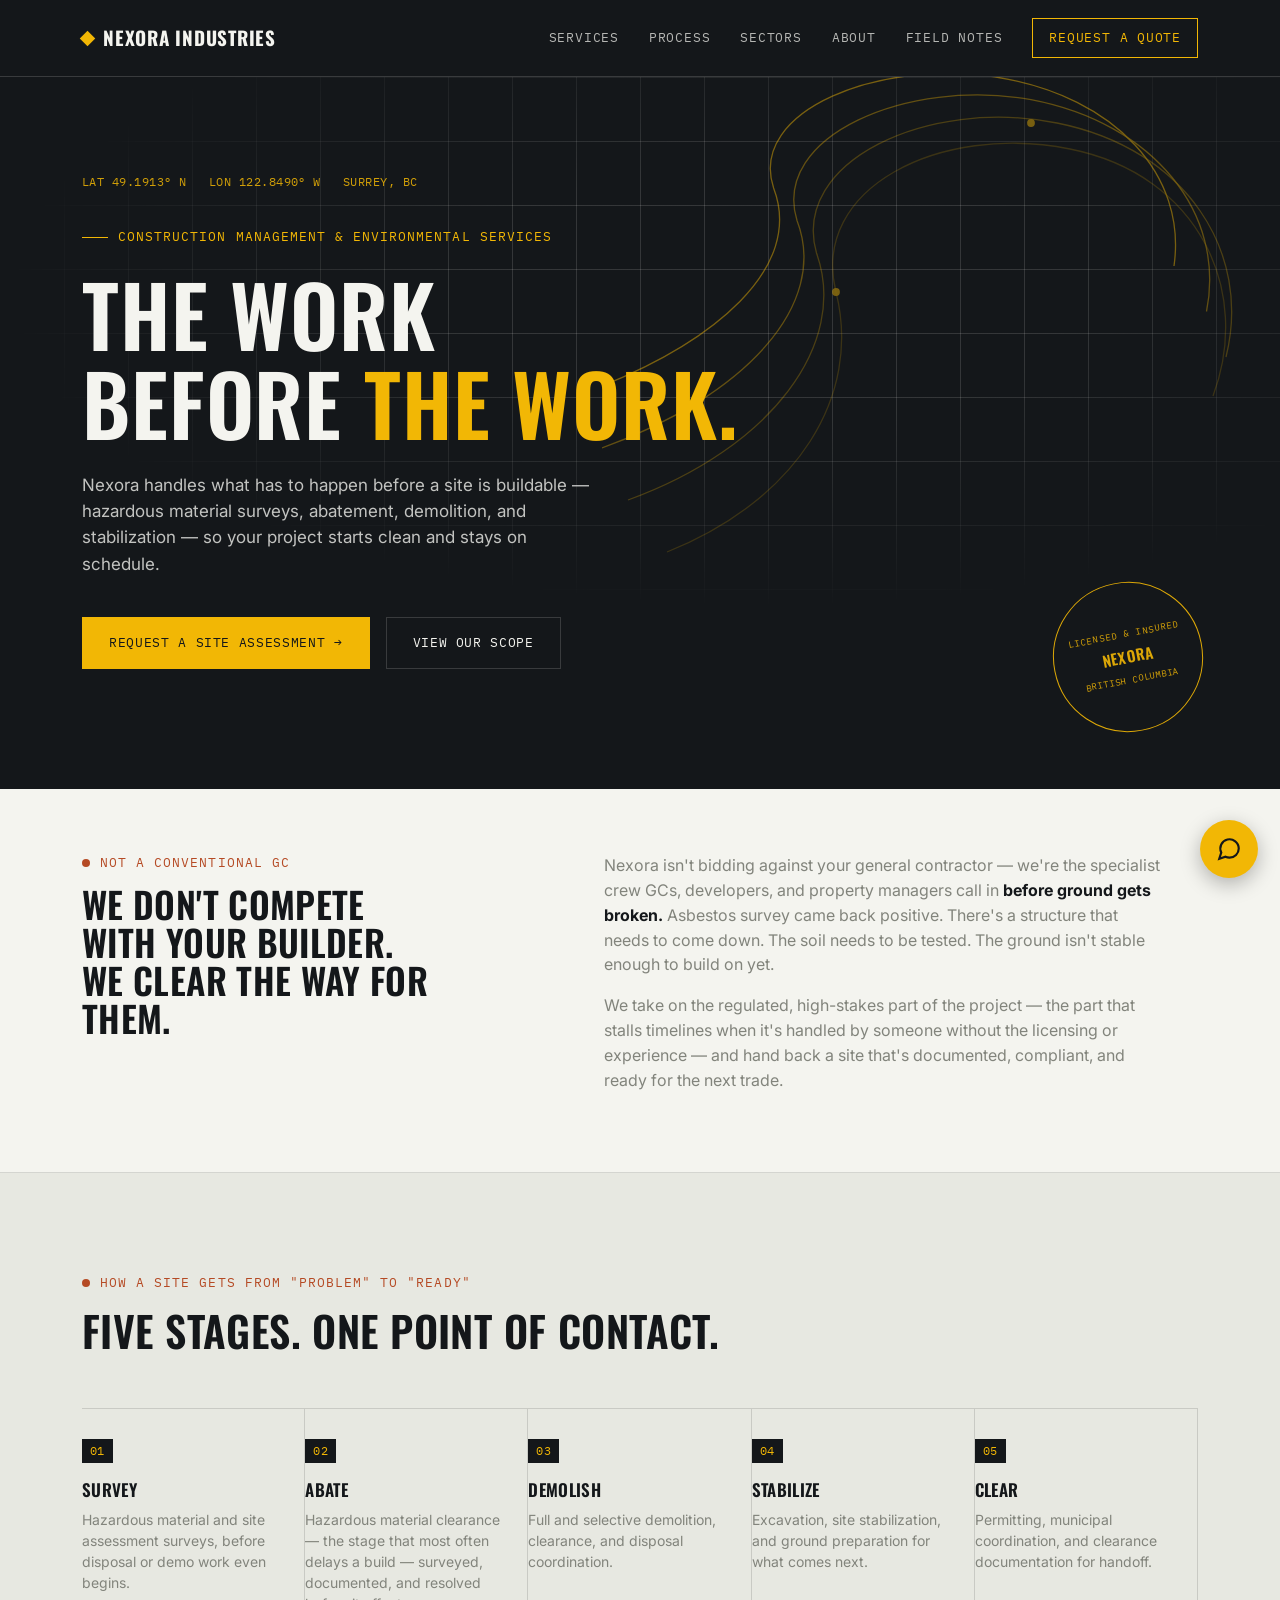
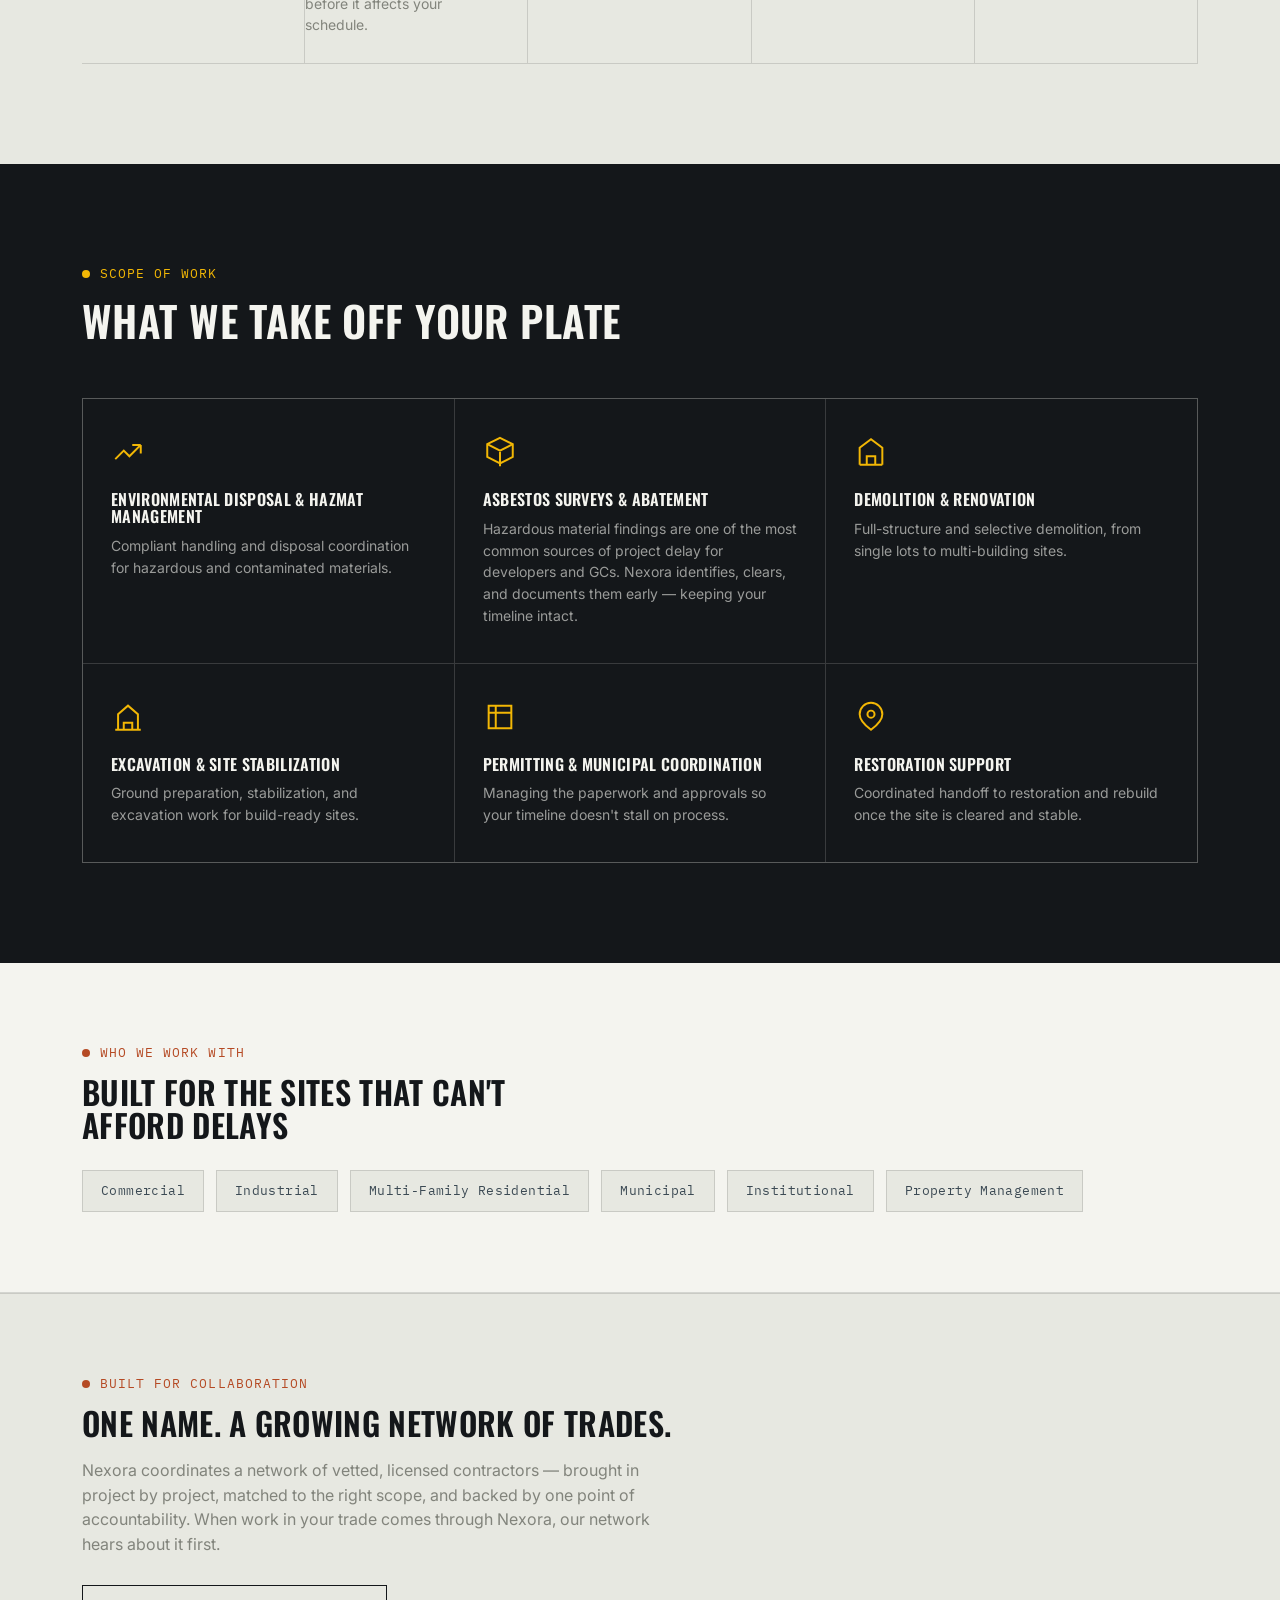
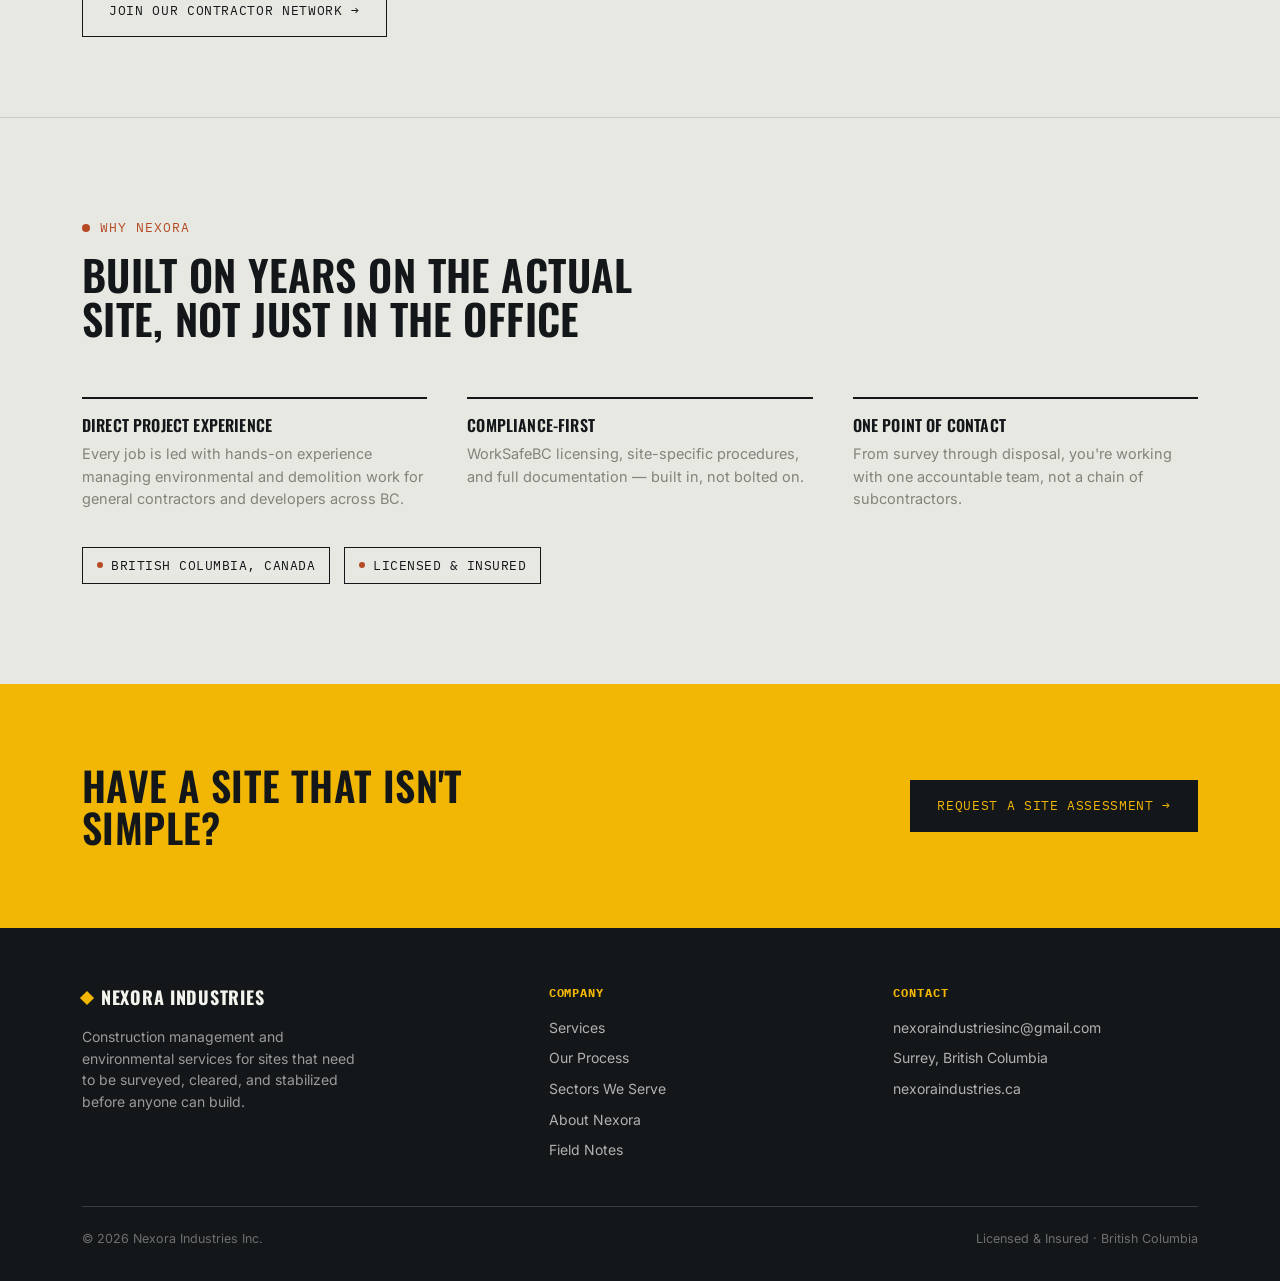
<file: index.html>
<!DOCTYPE html>
<html lang="en">
<head>
<meta charset="UTF-8">
<meta name="viewport" content="width=device-width, initial-scale=1.0">
<title>Nexora Industries Inc. — Construction Management &amp; Environmental Services</title>
<link rel="preconnect" href="https://fonts.googleapis.com">
<link href="https://fonts.googleapis.com/css2?family=Oswald:wght@400;500;600;700&family=Inter:wght@400;500;600;700&family=IBM+Plex+Mono:wght@400;500&display=swap" rel="stylesheet">
<style>
  :root{
    --ink:#14171A;
    --ink-soft:#1F2327;
    --paper:#E7E8E1;
    --paper-white:#F4F4EF;
    --safety:#F2B705;
    --steel:#3C4A54;
    --rust:#B54A24;
    --concrete:#82847C;
    --line:rgba(20,23,26,0.14);
    --line-on-dark:rgba(244,244,239,0.16);
  }
  *{box-sizing:border-box; margin:0; padding:0;}
  html{scroll-behavior:smooth;}
  body{
    background:var(--paper);
    color:var(--ink);
    font-family:'Inter',sans-serif;
    font-size:16px;
    line-height:1.55;
    -webkit-font-smoothing:antialiased;
  }
  h1,h2,h3,.display{
    font-family:'Oswald',sans-serif;
    text-transform:uppercase;
    letter-spacing:0.01em;
    font-weight:600;
    line-height:1.05;
  }
  .mono{
    font-family:'IBM Plex Mono',monospace;
    letter-spacing:0.04em;
  }
  a{color:inherit; text-decoration:none;}
  img,svg{display:block; max-width:100%;}
  .wrap{max-width:1180px; margin:0 auto; padding:0 32px;}
  @media (max-width:640px){ .wrap{padding:0 20px;} }

  /* ---------- Focus & motion ---------- */
  a:focus-visible, button:focus-visible{
    outline:2px solid var(--safety);
    outline-offset:3px;
  }
  @media (prefers-reduced-motion: reduce){
    *{animation-duration:0.001ms !important; animation-iteration-count:1 !important; transition-duration:0.001ms !important; scroll-behavior:auto !important;}
  }

  /* ---------- Top bar ---------- */
  .topbar{
    position:sticky; top:0; z-index:50;
    background:var(--ink);
    border-bottom:1px solid var(--line-on-dark);
  }
  .topbar-inner{
    display:flex; align-items:center; justify-content:space-between;
    padding:18px 32px;
    max-width:1180px; margin:0 auto;
  }
  .logo{
    color:var(--paper-white);
    font-family:'Oswald',sans-serif;
    font-weight:700;
    font-size:19px;
    letter-spacing:0.04em;
    display:flex; align-items:center; gap:10px;
  }
  .logo .mark{
    width:11px; height:11px;
    background:var(--safety);
    transform:rotate(45deg);
    flex:none;
  }
  .nav{display:flex; gap:30px; align-items:center;}
  .nav a{
    color:var(--paper-white);
    font-size:13px;
    font-family:'IBM Plex Mono',monospace;
    letter-spacing:0.06em;
    text-transform:uppercase;
    opacity:0.72;
    transition:opacity .15s ease;
  }
  .nav a:hover{opacity:1;}
  .nav-cta{
    border:1px solid var(--safety) !important;
    padding:9px 16px;
    opacity:1 !important;
    color:var(--safety) !important;
    transition:background .15s ease, color .15s ease;
  }
  .nav-cta:hover{ background:var(--safety); color:var(--ink) !important; }
  .menu-btn{display:none; background:none; border:none; color:var(--paper-white); font-size:24px; cursor:pointer;}
  @media (max-width:820px){
    .nav{
      position:fixed; top:59px; left:0; right:0;
      background:var(--ink);
      flex-direction:column; align-items:flex-start;
      padding:20px 32px 28px;
      gap:18px;
      border-bottom:1px solid var(--line-on-dark);
      transform:translateY(-8px);
      opacity:0;
      pointer-events:none;
      transition:opacity .18s ease, transform .18s ease;
    }
    .nav.open{ opacity:1; transform:translateY(0); pointer-events:auto; }
    .menu-btn{display:block;}
  }

  /* ---------- Hero ---------- */
  .hero{
    position:relative;
    background:var(--ink);
    color:var(--paper-white);
    overflow:hidden;
    padding:96px 0 120px;
  }
  .hero-grid{
    position:absolute; inset:0;
    background-image:
      linear-gradient(var(--line-on-dark) 1px, transparent 1px),
      linear-gradient(90deg, var(--line-on-dark) 1px, transparent 1px);
    background-size:64px 64px;
    mask-image:radial-gradient(ellipse 80% 60% at 60% 30%, black 30%, transparent 75%);
    opacity:0.9;
  }
  .contour{
    position:absolute; right:-8%; top:-10%;
    width:780px; max-width:100vw;
    opacity:0.5;
    pointer-events:none;
  }
  .hero-inner{position:relative; z-index:2;}
  .coord{
    font-size:12px; color:var(--safety); opacity:0.85;
    display:flex; gap:22px; margin-bottom:28px; flex-wrap:wrap;
  }
  .eyebrow{
    display:inline-flex; align-items:center; gap:10px;
    font-family:'IBM Plex Mono',monospace;
    font-size:13px; letter-spacing:0.08em; text-transform:uppercase;
    color:var(--safety);
    margin-bottom:22px;
  }
  .eyebrow::before{content:''; width:26px; height:1px; background:var(--safety);}
  .hero h1{
    font-size:clamp(42px,7vw,84px);
    max-width:820px;
    margin-bottom:26px;
  }
  .hero h1 em{
    font-style:normal;
    color:var(--safety);
  }
  .hero-sub{
    max-width:520px;
    font-size:17px;
    color:rgba(244,244,239,0.78);
    margin-bottom:40px;
  }
  .cta-row{display:flex; gap:16px; flex-wrap:wrap;}
  .btn{
    font-family:'IBM Plex Mono',monospace;
    font-size:13px;
    letter-spacing:0.05em;
    text-transform:uppercase;
    padding:15px 26px;
    display:inline-flex; align-items:center; gap:10px;
    transition:transform .15s ease, background .15s ease, color .15s ease, border-color .15s ease;
  }
  .btn-primary{
    background:var(--safety); color:var(--ink); border:1px solid var(--safety);
  }
  .btn-primary:hover{ transform:translateY(-2px); }
  .btn-ghost{
    border:1px solid var(--line-on-dark); color:var(--paper-white);
  }
  .btn-ghost:hover{ border-color:var(--safety); color:var(--safety); }

  /* stamp */
  .stamp{
    position:absolute;
    right:6%; bottom:8%;
    width:150px; height:150px;
    border:1.5px solid var(--safety);
    border-radius:50%;
    display:flex; align-items:center; justify-content:center;
    transform:rotate(-11deg);
    opacity:0.9;
  }
  .stamp-inner{
    text-align:center;
    color:var(--safety);
  }
  .stamp-inner .t1{font-family:'IBM Plex Mono',monospace; font-size:9px; letter-spacing:0.14em;}
  .stamp-inner .t2{font-family:'Oswald',sans-serif; font-weight:600; font-size:15px; margin:4px 0; letter-spacing:0.03em;}
  .stamp-inner .t3{font-family:'IBM Plex Mono',monospace; font-size:9px; letter-spacing:0.1em;}
  @media (max-width:900px){ .stamp{display:none;} }

  /* ---------- Positioning strip ---------- */
  .positioning{
    background:var(--paper-white);
    border-bottom:1px solid var(--line);
    padding:64px 0;
  }
  .pos-grid{
    display:grid;
    grid-template-columns:1.1fr 1.4fr;
    gap:56px;
    align-items:start;
  }
  @media (max-width:820px){ .pos-grid{grid-template-columns:1fr; gap:26px;} }
  .pos-label{
    font-family:'IBM Plex Mono',monospace;
    font-size:13px; letter-spacing:0.08em; text-transform:uppercase;
    color:var(--rust);
    display:flex; align-items:center; gap:10px;
  }
  .pos-label::before{content:''; width:8px; height:8px; background:var(--rust); border-radius:50%;}
  .pos-grid h2{
    font-size:clamp(26px,3.4vw,36px);
    margin-top:12px;
    max-width:360px;
  }
  .pos-copy p{
    color:var(--concrete);
    font-size:16px;
    max-width:560px;
    margin-bottom:16px;
  }
  .pos-copy strong{color:var(--ink);}

  /* ---------- Process ---------- */
  .process{padding:100px 0; background:var(--paper);}
  .section-head{margin-bottom:56px; max-width:640px;}
  .section-head .pos-label{margin-bottom:14px;}
  .section-head h2{font-size:clamp(28px,4vw,42px);}
  .steps{
    display:grid;
    grid-template-columns:repeat(5,1fr);
    border-top:1px solid var(--line);
  }
  @media (max-width:980px){ .steps{grid-template-columns:repeat(2,1fr);} }
  @media (max-width:560px){ .steps{grid-template-columns:1fr;} }
  .step{
    padding:28px 20px 28px 0;
    border-right:1px solid var(--line);
    border-bottom:1px solid var(--line);
    position:relative;
  }
  .steps .step:last-child{border-right:1px solid var(--line);}
  @media (max-width:980px){
    .steps .step:nth-child(2n){border-right:1px solid var(--line);}
  }
  .step-num{
    font-family:'IBM Plex Mono',monospace;
    color:var(--safety);
    background:var(--ink);
    display:inline-block;
    padding:3px 8px;
    font-size:12px;
    margin-bottom:18px;
  }
  .step h3{font-size:17px; margin-bottom:10px; letter-spacing:0.02em;}
  .step p{color:var(--concrete); font-size:14px; line-height:1.5;}

  /* ---------- Services ---------- */
  .services{padding:100px 0; background:var(--ink); color:var(--paper-white);}
  .services .pos-label{color:var(--safety);}
  .services .pos-label::before{background:var(--safety);}
  .services .section-head h2{color:var(--paper-white);}
  .svc-grid{
    display:grid;
    grid-template-columns:repeat(3,1fr);
    gap:1px;
    background:var(--line-on-dark);
    border:1px solid var(--line-on-dark);
  }
  @media (max-width:900px){ .svc-grid{grid-template-columns:repeat(2,1fr);} }
  @media (max-width:560px){ .svc-grid{grid-template-columns:1fr;} }
  .svc-card{
    background:var(--ink);
    padding:36px 28px;
    transition:background .18s ease;
  }
  .svc-card:hover{ background:var(--ink-soft); }
  .svc-icon{
    width:34px; height:34px;
    margin-bottom:22px;
  }
  .svc-icon svg{ width:100%; height:100%; stroke:var(--safety); fill:none; stroke-width:1.4; }
  .svc-card h3{ font-size:16px; margin-bottom:10px; letter-spacing:0.02em; }
  .svc-card p{ color:rgba(244,244,239,0.6); font-size:14px; }

  /* ---------- Sectors ---------- */
  .sectors{ padding:80px 0; background:var(--paper-white); border-bottom:1px solid var(--line); }
  .sector-row{
    display:flex; flex-wrap:wrap; gap:12px;
    margin-top:28px;
  }
  .chip{
    font-family:'IBM Plex Mono',monospace;
    font-size:13px;
    letter-spacing:0.03em;
    padding:10px 18px;
    border:1px solid var(--line);
    color:var(--steel);
    background:var(--paper);
  }

  /* ---------- Why / trust ---------- */
  .trust{ padding:100px 0; background:var(--paper); }
  .trust-grid{
    display:grid;
    grid-template-columns:repeat(3,1fr);
    gap:40px;
    margin-top:48px;
  }
  @media (max-width:820px){ .trust-grid{grid-template-columns:1fr;} }
  .trust-item{ border-top:2px solid var(--ink); padding-top:18px; }
  .trust-item h3{ font-size:16px; margin-bottom:10px; }
  .trust-item p{ color:var(--concrete); font-size:14.5px; }
  .badge-row{ display:flex; gap:14px; margin-top:36px; flex-wrap:wrap; }
  .badge{
    display:inline-flex; align-items:center; gap:8px;
    font-family:'IBM Plex Mono',monospace; font-size:12.5px;
    letter-spacing:0.04em; text-transform:uppercase;
    color:var(--ink);
    border:1px solid var(--ink);
    padding:8px 14px;
  }
  .badge .dot{ width:6px; height:6px; background:var(--rust); border-radius:50%; }

  /* ---------- CTA band ---------- */
  .cta-band{
    background:var(--safety);
    color:var(--ink);
    padding:80px 0;
    text-align:left;
  }
  .cta-band-inner{
    display:flex; justify-content:space-between; align-items:center; gap:32px; flex-wrap:wrap;
  }
  .cta-band h2{ font-size:clamp(26px,4vw,40px); max-width:520px; }
  .cta-band .btn-primary{ background:var(--ink); color:var(--safety); border-color:var(--ink); }

  /* ---------- Footer ---------- */
  footer{ background:var(--ink); color:rgba(244,244,239,0.7); padding:56px 0 32px; }
  .foot-grid{
    display:grid; grid-template-columns:1.4fr 1fr 1fr; gap:40px;
    padding-bottom:36px; border-bottom:1px solid var(--line-on-dark);
  }
  @media (max-width:720px){ .foot-grid{grid-template-columns:1fr; gap:28px;} }
  .foot-logo{ color:var(--paper-white); font-family:'Oswald',sans-serif; font-weight:700; font-size:18px; letter-spacing:0.04em; margin-bottom:14px; display:flex; align-items:center; gap:9px;}
  .foot-logo .mark{ width:10px; height:10px; background:var(--safety); transform:rotate(45deg);}
  .foot-col h4{ font-family:'IBM Plex Mono',monospace; font-size:12px; letter-spacing:0.08em; text-transform:uppercase; color:var(--safety); margin-bottom:14px; }
  .foot-col a, .foot-col p{ display:block; font-size:14px; color:rgba(244,244,239,0.7); margin-bottom:9px; }
  .foot-col a:hover{ color:var(--safety); }
  .foot-bottom{
    display:flex; justify-content:space-between; padding-top:22px; font-size:12.5px; color:rgba(244,244,239,0.4); flex-wrap:wrap; gap:10px;
  }

  /* ---------- Reveal on scroll ---------- */
  .reveal{ opacity:0; transform:translateY(16px); transition:opacity .5s ease, transform .5s ease; }
  .reveal.in{ opacity:1; transform:none; }

  /* ---------- Chat widget ---------- */
  #nexora-chat-bubble{
    position:fixed; right:22px; bottom:22px; z-index:200;
    width:58px; height:58px; border-radius:50%;
    background:var(--safety); border:none; cursor:pointer;
    display:flex; align-items:center; justify-content:center;
    box-shadow:0 6px 20px rgba(0,0,0,0.28);
    transition:transform .15s ease;
  }
  #nexora-chat-bubble:hover{ transform:scale(1.06); }
  #nexora-chat-bubble svg{ width:26px; height:26px; stroke:var(--ink); fill:none; stroke-width:2; }

  #nexora-chat-panel{
    position:fixed; right:22px; bottom:92px; z-index:200;
    width:340px; max-width:calc(100vw - 44px);
    height:460px; max-height:calc(100vh - 140px);
    background:var(--ink); border:1px solid var(--line-on-dark);
    display:flex; flex-direction:column;
    box-shadow:0 12px 40px rgba(0,0,0,0.4);
    opacity:0; transform:translateY(12px) scale(0.98); pointer-events:none;
    transition:opacity .18s ease, transform .18s ease;
  }
  #nexora-chat-panel.open{ opacity:1; transform:none; pointer-events:auto; }

  .chat-header{
    padding:16px 18px; border-bottom:1px solid var(--line-on-dark);
    display:flex; align-items:center; justify-content:space-between;
  }
  .chat-header-title{ display:flex; align-items:center; gap:10px; }
  .chat-header-title .dot{ width:8px; height:8px; background:var(--safety); border-radius:50%; }
  .chat-header-title span{ color:var(--paper-white); font-family:'Oswald',sans-serif; font-size:14px; letter-spacing:0.03em; text-transform:uppercase; }
  .chat-header-sub{ font-family:'IBM Plex Mono',monospace; font-size:10.5px; color:rgba(244,244,239,0.5); margin-top:2px; }
  #nexora-chat-close{ background:none; border:none; color:rgba(244,244,239,0.6); font-size:20px; cursor:pointer; line-height:1; padding:0 4px; }
  #nexora-chat-close:hover{ color:var(--safety); }

  #nexora-chat-messages{
    flex:1; overflow-y:auto; padding:16px 18px; display:flex; flex-direction:column; gap:12px;
  }
  .chat-msg{ font-size:13.5px; line-height:1.5; max-width:88%; }
  .chat-msg.bot{ color:rgba(244,244,239,0.88); align-self:flex-start; }
  .chat-msg.user{ color:var(--ink); background:var(--safety); align-self:flex-end; padding:8px 12px; border-radius:2px; }
  .chat-msg.bot .bubble{ background:var(--ink-soft); padding:8px 12px; border-radius:2px; display:inline-block; }
  .chat-msg.typing .bubble{ color:rgba(244,244,239,0.5); font-style:italic; }

  .chat-input-row{
    border-top:1px solid var(--line-on-dark); padding:10px; display:flex; gap:8px;
  }
  #nexora-chat-input{
    flex:1; background:var(--ink-soft); border:1px solid var(--line-on-dark);
    color:var(--paper-white); font-family:'Inter',sans-serif; font-size:13.5px;
    padding:10px 12px; resize:none; outline:none;
  }
  #nexora-chat-input:focus{ border-color:var(--safety); }
  #nexora-chat-send{
    background:var(--safety); border:none; color:var(--ink); width:40px;
    display:flex; align-items:center; justify-content:center; cursor:pointer;
  }
  #nexora-chat-send:hover{ opacity:0.9; }
  #nexora-chat-send svg{ width:16px; height:16px; }
  #nexora-chat-send:disabled{ opacity:0.5; cursor:default; }

  @media (max-width:480px){
    #nexora-chat-panel{ right:12px; left:12px; width:auto; bottom:84px; }
    #nexora-chat-bubble{ right:16px; bottom:16px; }
  }
</style>
</head>
<body>

<div class="topbar">
  <div class="topbar-inner">
    <a href="#top" class="logo"><span class="mark"></span>NEXORA INDUSTRIES</a>
    <button class="menu-btn" id="menuBtn" aria-label="Toggle navigation">&#9776;</button>
    <nav class="nav" id="nav">
      <a href="#services">Services</a>
      <a href="#process">Process</a>
      <a href="#sectors">Sectors</a>
      <a href="#about">About</a>
      <a href="/blog/">Field Notes</a>
      <a href="#contact" class="nav-cta">Request a Quote</a>
    </nav>
  </div>
</div>

<section class="hero" id="top">
  <div class="hero-grid"></div>
  <svg class="contour" viewBox="0 0 600 500" xmlns="http://www.w3.org/2000/svg">
    <g fill="none" stroke="#F2B705" stroke-width="1">
      <path d="M50,420 C150,380 200,300 180,220 C160,140 260,90 360,110 C460,130 500,220 470,300" opacity="0.35"/>
      <path d="M20,380 C130,340 190,260 165,190 C145,120 250,70 350,90 C450,110 500,190 480,270" opacity="0.5"/>
      <path d="M0,340 C110,300 175,230 150,165 C130,100 235,55 330,72 C425,90 480,160 465,235" opacity="0.7"/>
      <path d="M-20,300 C90,260 155,200 132,140 C112,80 215,40 305,55 C395,70 450,130 440,200" opacity="0.9"/>
    </g>
    <g fill="#F2B705" opacity="0.9">
      <circle cx="330" cy="90" r="3"/>
      <circle cx="180" cy="220" r="3"/>
    </g>
  </svg>

  <div class="wrap hero-inner">
    <div class="coord mono">
      <span>LAT 49.1913° N</span><span>LON 122.8490° W</span><span>SURREY, BC</span>
    </div>
    <div class="eyebrow">Construction Management &amp; Environmental Services</div>
    <h1>The work<br>before <em>the work.</em></h1>
    <p class="hero-sub">Nexora handles what has to happen before a site is buildable — hazardous material surveys, abatement, demolition, and stabilization — so your project starts clean and stays on schedule.</p>
    <div class="cta-row">
      <a href="#contact" class="btn btn-primary">Request a Site Assessment →</a>
      <a href="#services" class="btn btn-ghost">View Our Scope</a>
    </div>
  </div>

  <div class="stamp">
    <div class="stamp-inner">
      <div class="t1">LICENSED &amp; INSURED</div>
      <div class="t2">NEXORA</div>
      <div class="t3">BRITISH COLUMBIA</div>
    </div>
  </div>
</section>

<section class="positioning">
  <div class="wrap pos-grid reveal">
    <div>
      <div class="pos-label">Not a conventional GC</div>
      <h2>We don't compete with your builder. We clear the way for them.</h2>
    </div>
    <div class="pos-copy">
      <p>Nexora isn't bidding against your general contractor — we're the specialist crew GCs, developers, and property managers call in <strong>before ground gets broken.</strong> Asbestos survey came back positive. There's a structure that needs to come down. The soil needs to be tested. The ground isn't stable enough to build on yet.</p>
      <p>We take on the regulated, high-stakes part of the project — the part that stalls timelines when it's handled by someone without the licensing or experience — and hand back a site that's documented, compliant, and ready for the next trade.</p>
    </div>
  </div>
</section>

<section class="process" id="process">
  <div class="wrap">
    <div class="section-head reveal">
      <div class="pos-label">How a site gets from "problem" to "ready"</div>
      <h2>Five stages. One point of contact.</h2>
    </div>
    <div class="steps reveal">
      <div class="step">
        <span class="step-num mono">01</span>
        <h3>Survey</h3>
        <p>Hazardous material and site assessment surveys, before disposal or demo work even begins.</p>
      </div>
      <div class="step">
        <span class="step-num mono">02</span>
        <h3>Abate</h3>
        <p>Hazardous material clearance — the stage that most often delays a build — surveyed, documented, and resolved before it affects your schedule.</p>
      </div>
      <div class="step">
        <span class="step-num mono">03</span>
        <h3>Demolish</h3>
        <p>Full and selective demolition, clearance, and disposal coordination.</p>
      </div>
      <div class="step">
        <span class="step-num mono">04</span>
        <h3>Stabilize</h3>
        <p>Excavation, site stabilization, and ground preparation for what comes next.</p>
      </div>
      <div class="step">
        <span class="step-num mono">05</span>
        <h3>Clear</h3>
        <p>Permitting, municipal coordination, and clearance documentation for handoff.</p>
      </div>
    </div>
  </div>
</section>

<section class="services" id="services">
  <div class="wrap">
    <div class="section-head reveal">
      <div class="pos-label">Scope of work</div>
      <h2>What we take off your plate</h2>
    </div>
    <div class="svc-grid reveal">
      <div class="svc-card">
        <div class="svc-icon"><svg viewBox="0 0 24 24"><path d="M3 17l6-6 4 4 8-8M21 7v6M21 7h-6"/></svg></div>
        <h3>Environmental Disposal &amp; Hazmat Management</h3>
        <p>Compliant handling and disposal coordination for hazardous and contaminated materials.</p>
      </div>
      <div class="svc-card">
        <div class="svc-icon"><svg viewBox="0 0 24 24"><path d="M12 2l9 4.5v9L12 20l-9-4.5v-9L12 2z"/><path d="M12 22V12M3 6.5l9 4.5 9-4.5"/></svg></div>
        <h3>Asbestos Surveys &amp; Abatement</h3>
        <p>Hazardous material findings are one of the most common sources of project delay for developers and GCs. Nexora identifies, clears, and documents them early — keeping your timeline intact.</p>
      </div>
      <div class="svc-card">
        <div class="svc-icon"><svg viewBox="0 0 24 24"><path d="M4 21V9l8-6 8 6v12M4 21h16M9 21v-6h6v6"/></svg></div>
        <h3>Demolition &amp; Renovation</h3>
        <p>Full-structure and selective demolition, from single lots to multi-building sites.</p>
      </div>
      <div class="svc-card">
        <div class="svc-icon"><svg viewBox="0 0 24 24"><path d="M3 21h18M5 21V10l7-6 7 6v11M9 21v-5h6v5"/></svg></div>
        <h3>Excavation &amp; Site Stabilization</h3>
        <p>Ground preparation, stabilization, and excavation work for build-ready sites.</p>
      </div>
      <div class="svc-card">
        <div class="svc-icon"><svg viewBox="0 0 24 24"><path d="M4 4h16v16H4z"/><path d="M4 9h16M9 4v16"/></svg></div>
        <h3>Permitting &amp; Municipal Coordination</h3>
        <p>Managing the paperwork and approvals so your timeline doesn't stall on process.</p>
      </div>
      <div class="svc-card">
        <div class="svc-icon"><svg viewBox="0 0 24 24"><path d="M12 21c4-3 8-6.5 8-11a8 8 0 10-16 0c0 4.5 4 8 8 11z"/><circle cx="12" cy="10" r="2.5"/></svg></div>
        <h3>Restoration Support</h3>
        <p>Coordinated handoff to restoration and rebuild once the site is cleared and stable.</p>
      </div>
    </div>
  </div>
</section>

<section class="sectors" id="sectors">
  <div class="wrap reveal">
    <div class="pos-label">Who we work with</div>
    <h2 style="margin-top:12px; font-size:clamp(24px,3.2vw,32px); max-width:520px;">Built for the sites that can't afford delays</h2>
    <div class="sector-row">
      <span class="chip">Commercial</span>
      <span class="chip">Industrial</span>
      <span class="chip">Multi-Family Residential</span>
      <span class="chip">Municipal</span>
      <span class="chip">Institutional</span>
      <span class="chip">Property Management</span>
    </div>
  </div>
</section>

<section class="sectors" id="network" style="border-top:1px solid var(--line); border-bottom:1px solid var(--line); background:var(--paper);">
  <div class="wrap reveal">
    <div class="pos-label">Built for collaboration</div>
    <h2 style="margin-top:12px; font-size:clamp(24px,3.2vw,32px); max-width:640px;">One name. A growing network of trades.</h2>
    <p style="max-width:600px; color:var(--concrete); font-size:16px; margin-top:18px;">Nexora coordinates a network of vetted, licensed contractors — brought in project by project, matched to the right scope, and backed by one point of accountability. When work in your trade comes through Nexora, our network hears about it first.</p>
    <div class="cta-row" style="margin-top:28px;">
      <a href="mailto:nexoraindustriesinc@gmail.com?subject=Contractor%20Network%20Inquiry" class="btn btn-ghost" style="border-color:var(--ink); color:var(--ink);">Join Our Contractor Network →</a>
    </div>
  </div>
</section>

<section class="trust" id="about">
  <div class="wrap">
    <div class="section-head reveal">
      <div class="pos-label">Why Nexora</div>
      <h2>Built on years on the actual site, not just in the office</h2>
    </div>
    <div class="trust-grid reveal">
      <div class="trust-item">
        <h3>Direct project experience</h3>
        <p>Every job is led with hands-on experience managing environmental and demolition work for general contractors and developers across BC.</p>
      </div>
      <div class="trust-item">
        <h3>Compliance-first</h3>
        <p>WorkSafeBC licensing, site-specific procedures, and full documentation — built in, not bolted on.</p>
      </div>
      <div class="trust-item">
        <h3>One point of contact</h3>
        <p>From survey through disposal, you're working with one accountable team, not a chain of subcontractors.</p>
      </div>
    </div>
    <div class="badge-row reveal">
      <span class="badge"><span class="dot"></span>British Columbia, Canada</span>
      <span class="badge"><span class="dot"></span>Licensed &amp; Insured</span>
    </div>
  </div>
</section>

<section class="cta-band" id="contact">
  <div class="wrap cta-band-inner reveal">
    <h2>Have a site that isn't simple?</h2>
    <a href="mailto:nexoraindustriesinc@gmail.com" class="btn btn-primary">Request a Site Assessment →</a>
  </div>
</section>

<footer>
  <div class="wrap">
    <div class="foot-grid">
      <div>
        <div class="foot-logo"><span class="mark"></span>NEXORA INDUSTRIES</div>
        <p style="max-width:280px; font-size:14px; color:rgba(244,244,239,0.6);">Construction management and environmental services for sites that need to be surveyed, cleared, and stabilized before anyone can build.</p>
      </div>
      <div class="foot-col">
        <h4>Company</h4>
        <a href="#services">Services</a>
        <a href="#process">Our Process</a>
        <a href="#sectors">Sectors We Serve</a>
        <a href="#about">About Nexora</a>
        <a href="/blog/">Field Notes</a>
      </div>
      <div class="foot-col">
        <h4>Contact</h4>
        <a href="mailto:nexoraindustriesinc@gmail.com">nexoraindustriesinc@gmail.com</a>
        <p>Surrey, British Columbia</p>
        <p>nexoraindustries.ca</p>
      </div>
    </div>
    <div class="foot-bottom">
      <span>&copy; 2026 Nexora Industries Inc.</span>
      <span>Licensed &amp; Insured &middot; British Columbia</span>
    </div>
  </div>
</footer>

<script>
  // mobile nav toggle
  const menuBtn = document.getElementById('menuBtn');
  const nav = document.getElementById('nav');
  menuBtn.addEventListener('click', () => nav.classList.toggle('open'));
  nav.querySelectorAll('a').forEach(a => a.addEventListener('click', () => nav.classList.remove('open')));

  // scroll reveal
  const revealEls = document.querySelectorAll('.reveal');
  const io = new IntersectionObserver((entries) => {
    entries.forEach(e => { if (e.isIntersecting){ e.target.classList.add('in'); io.unobserve(e.target); } });
  }, { threshold: 0.15 });
  revealEls.forEach(el => io.observe(el));
</script>

<!-- Nexora Virtual Assistant -->
<button id="nexora-chat-bubble" aria-label="Open Nexora Assistant">
  <svg viewBox="0 0 24 24"><path d="M21 11.5a8.5 8.5 0 01-8.5 8.5c-1.35 0-2.62-.3-3.76-.85L3 21l1.85-5.74A8.5 8.5 0 1121 11.5z"/></svg>
</button>

<div id="nexora-chat-panel">
  <div class="chat-header">
    <div class="chat-header-title">
      <div>
        <div style="display:flex; align-items:center; gap:8px;"><span class="dot"></span><span>Message Nexora</span></div>
        <div class="chat-header-sub">We'll reply within one business day</div>
      </div>
    </div>
    <button id="nexora-chat-close" aria-label="Close chat">&times;</button>
  </div>
  <div id="nexora-chat-messages"></div>
  <form name="nexora-chat-lead" method="POST" data-netlify="true" netlify-honeypot="nexora-hp" id="nexora-chat-form" style="display:none">
    <input type="hidden" name="form-name" value="nexora-chat-lead" />
    <input type="text" name="nexora-hp" />
    <input type="text" name="contact" />
    <textarea name="message"></textarea>
  </form>
  <div class="chat-input-row" style="flex-direction:column; gap:8px; align-items:stretch;">
    <input id="nexora-chat-contact" type="text" placeholder="Your email or phone (so we can reply)" style="background:var(--ink-soft); border:1px solid var(--line-on-dark); color:var(--paper-white); font-family:'Inter',sans-serif; font-size:12.5px; padding:8px 10px; outline:none;">
    <div style="display:flex; gap:8px;">
      <textarea id="nexora-chat-input" rows="1" placeholder="What can we help with?" style="flex:1; background:var(--ink-soft); border:1px solid var(--line-on-dark); color:var(--paper-white); font-family:'Inter',sans-serif; font-size:13.5px; padding:10px 12px; resize:none; outline:none;"></textarea>
      <button id="nexora-chat-send" aria-label="Send message">
        <svg viewBox="0 0 24 24" fill="none" stroke="currentColor" stroke-width="2"><path d="M22 2L11 13"/><path d="M22 2l-7 20-4-9-9-4 20-7z"/></svg>
      </button>
    </div>
  </div>
</div>

<script>
(function(){
  const bubble = document.getElementById('nexora-chat-bubble');
  const panel = document.getElementById('nexora-chat-panel');
  const closeBtn = document.getElementById('nexora-chat-close');
  const messagesEl = document.getElementById('nexora-chat-messages');
  const input = document.getElementById('nexora-chat-input');
  const contactInput = document.getElementById('nexora-chat-contact');
  const sendBtn = document.getElementById('nexora-chat-send');

  let opened = false;

  function addMessage(role, text){
    const row = document.createElement('div');
    row.className = 'chat-msg ' + (role === 'user' ? 'user' : 'bot');
    if (role === 'user'){
      row.textContent = text;
    } else {
      const bubbleEl = document.createElement('div');
      bubbleEl.className = 'bubble';
      bubbleEl.textContent = text;
      row.appendChild(bubbleEl);
    }
    messagesEl.appendChild(row);
    messagesEl.scrollTop = messagesEl.scrollHeight;
    return row;
  }

  function greet(){
    if (messagesEl.children.length) return;
    addMessage('bot', "Hi, I'm the Nexora team. Leave your question and the best way to reach you, and we'll get back to you shortly.");
  }

  bubble.addEventListener('click', () => {
    opened = !opened;
    panel.classList.toggle('open', opened);
    if (opened){ greet(); input.focus(); }
  });
  closeBtn.addEventListener('click', () => { opened = false; panel.classList.remove('open'); });

  function encodeForm(data){
    return Object.keys(data).map(key =>
      encodeURIComponent(key) + '=' + encodeURIComponent(data[key])
    ).join('&');
  }

  async function sendMessage(){
    const text = input.value.trim();
    const contact = contactInput.value.trim();
    if (!text) return;
    input.value = '';
    sendBtn.disabled = true;

    addMessage('user', text);

    try {
      await fetch('/', {
        method: 'POST',
        headers: { 'Content-Type': 'application/x-www-form-urlencoded' },
        body: encodeForm({
          'form-name': 'nexora-chat-lead',
          'contact': contact,
          'message': text
        })
      });
      addMessage('bot', "Thanks — we've got your message and will follow up soon. You can also reach us directly at nexoraindustriesinc@gmail.com or 604-906-0060.");
    } catch (e){
      addMessage('bot', "Sorry, something went wrong sending that. Please email nexoraindustriesinc@gmail.com or call 604-906-0060 directly.");
    } finally {
      sendBtn.disabled = false;
    }
  }

  sendBtn.addEventListener('click', sendMessage);
  input.addEventListener('keydown', (e) => {
    if (e.key === 'Enter' && !e.shiftKey){
      e.preventDefault();
      sendMessage();
    }
  });
})();
</script>

</body>
</html>
</file>
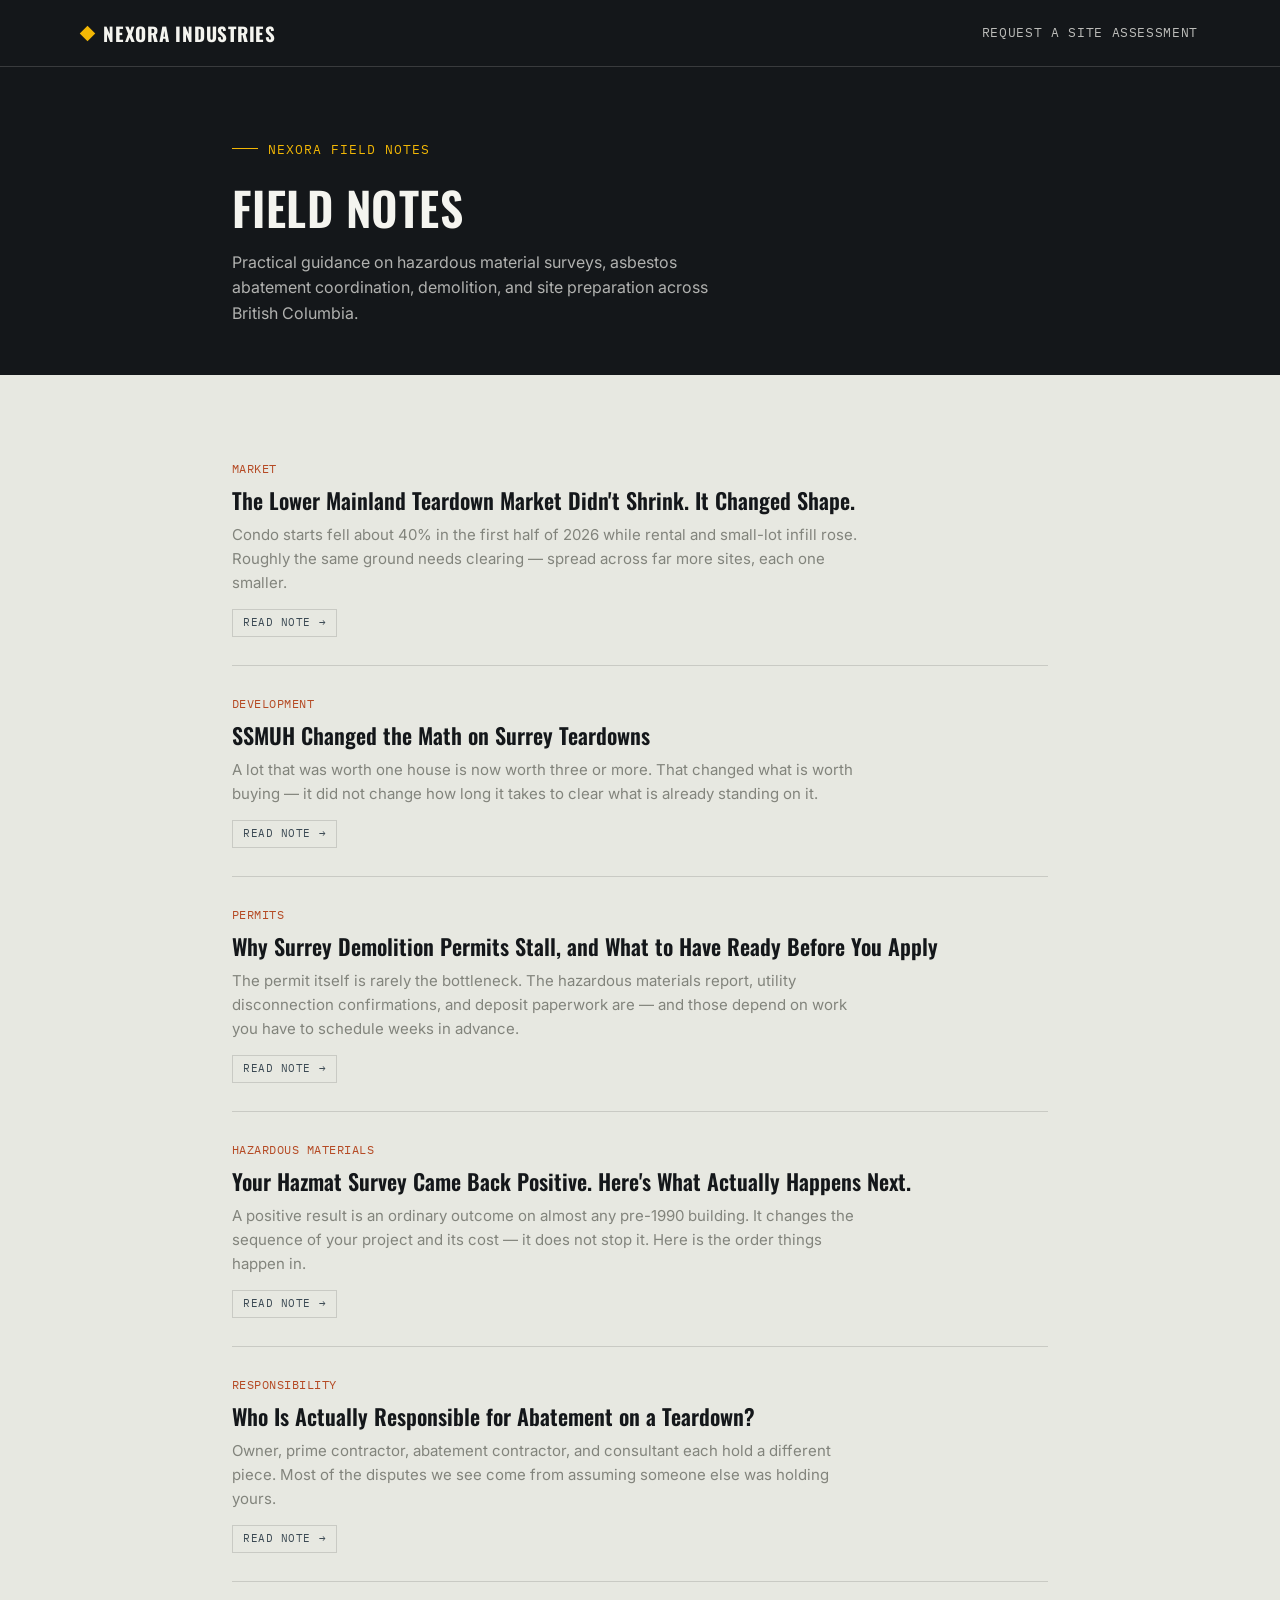
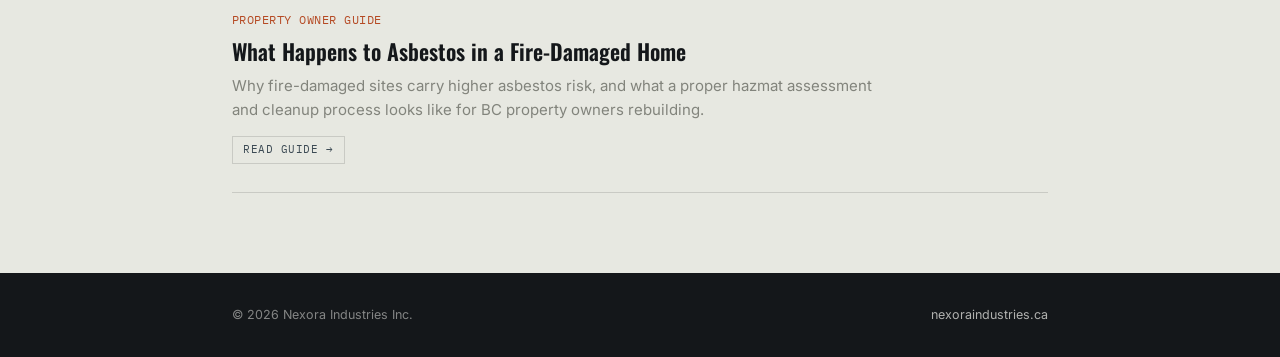
<file: blog/index.html>
<!DOCTYPE html>
<html lang="en">
<head>
<meta charset="UTF-8">
<meta name="viewport" content="width=device-width, initial-scale=1.0">
<title>Field Notes — Nexora Industries Inc.</title>
<meta name="description" content="Field notes on hazardous material surveys, asbestos abatement coordination, demolition permits, and site preparation from Nexora Industries, serving British Columbia.">
<link rel="canonical" href="https://www.nexoraindustries.ca/blog/">
<meta property="og:type" content="website">
<meta property="og:title" content="Field Notes — Nexora Industries Inc.">
<meta property="og:description" content="Field notes on hazardous material surveys, asbestos abatement coordination, demolition, and site preparation.">
<meta property="og:url" content="https://www.nexoraindustries.ca/blog/">
<meta property="og:locale" content="en_CA">
<link rel="preconnect" href="https://fonts.googleapis.com">
<link href="https://fonts.googleapis.com/css2?family=Oswald:wght@400;500;600;700&family=Inter:wght@400;500;600;700&family=IBM+Plex+Mono:wght@400;500&display=swap" rel="stylesheet">
<style>
  :root{
    --ink:#14171A; --ink-soft:#1F2327; --paper:#E7E8E1; --paper-white:#F4F4EF;
    --safety:#F2B705; --steel:#3C4A54; --rust:#B54A24; --concrete:#82847C;
    --line:rgba(20,23,26,0.14); --line-on-dark:rgba(244,244,239,0.16);
  }
  *{box-sizing:border-box; margin:0; padding:0;}
  body{ background:var(--paper); color:var(--ink); font-family:'Inter',sans-serif; font-size:16px; line-height:1.6; -webkit-font-smoothing:antialiased; }
  h1,h2,h3{ font-family:'Oswald',sans-serif; text-transform:uppercase; letter-spacing:0.01em; font-weight:600; line-height:1.15; }
  .mono{ font-family:'IBM Plex Mono',monospace; letter-spacing:0.04em; }
  a{ color:inherit; text-decoration:none; }
  .wrap{ max-width:880px; margin:0 auto; padding:0 32px; }
  @media (max-width:640px){ .wrap{padding:0 20px;} }
  a:focus-visible, button:focus-visible{ outline:2px solid var(--safety); outline-offset:3px; }

  .topbar{ background:var(--ink); border-bottom:1px solid var(--line-on-dark); }
  .topbar-inner{ display:flex; align-items:center; justify-content:space-between; padding:18px 32px; max-width:1180px; margin:0 auto; }
  .logo{ color:var(--paper-white); font-family:'Oswald',sans-serif; font-weight:700; font-size:19px; letter-spacing:0.04em; display:flex; align-items:center; gap:10px; }
  .logo .mark{ width:11px; height:11px; background:var(--safety); transform:rotate(45deg); flex:none; }
  .back-link{ color:var(--paper-white); font-size:13px; font-family:'IBM Plex Mono',monospace; letter-spacing:0.05em; text-transform:uppercase; opacity:0.75; }
  .back-link:hover{ opacity:1; color:var(--safety); }

  .blog-hero{ background:var(--ink); color:var(--paper-white); padding:64px 0 48px; }
  .eyebrow{ display:inline-flex; align-items:center; gap:10px; font-family:'IBM Plex Mono',monospace; font-size:12.5px; letter-spacing:0.08em; text-transform:uppercase; color:var(--safety); margin-bottom:22px; }
  .eyebrow::before{ content:''; width:26px; height:1px; background:var(--safety); }
  .blog-hero h1{ font-size:clamp(30px,5vw,46px); max-width:600px; }
  .blog-hero p{ margin-top:16px; color:rgba(244,244,239,0.7); max-width:520px; font-size:16px; }

  .post-list{ padding:56px 0 80px; }
  .post-card{ display:block; padding:28px 0; border-bottom:1px solid var(--line); transition:opacity .15s ease; }
  .post-card:hover{ opacity:0.7; }
  .post-date{ font-family:'IBM Plex Mono',monospace; font-size:12px; color:var(--rust); letter-spacing:0.04em; text-transform:uppercase; margin-bottom:10px; display:block; }
  .post-card h2{ font-size:22px; margin-bottom:10px; text-transform:none; letter-spacing:0; }
  .post-card p{ color:var(--concrete); font-size:15px; max-width:640px; }
  .post-tag{ display:inline-block; font-family:'IBM Plex Mono',monospace; font-size:11px; letter-spacing:0.05em; text-transform:uppercase; color:var(--steel); border:1px solid var(--line); padding:4px 10px; margin-top:14px; }

  footer{ background:var(--ink); color:rgba(244,244,239,0.5); padding:32px 0; font-size:12.5px; }
  .foot-inner{ display:flex; justify-content:space-between; flex-wrap:wrap; gap:10px; }
  .foot-inner a{ color:rgba(244,244,239,0.7); }
  .foot-inner a:hover{ color:var(--safety); }
</style>
</head>
<body>

<div class="topbar">
  <div class="topbar-inner">
    <a href="/" class="logo"><span class="mark"></span>NEXORA INDUSTRIES</a>
    <a href="/#contact" class="back-link">Request a Site Assessment</a>
  </div>
</div>

<section class="blog-hero">
  <div class="wrap">
    <div class="eyebrow">Nexora Field Notes</div>
    <h1>Field Notes</h1>
    <p>Practical guidance on hazardous material surveys, asbestos abatement coordination, demolition, and site preparation across British Columbia.</p>
  </div>
</section>

<section class="post-list">
  <div class="wrap">

    <a href="/blog/lower-mainland-market-2026.html" class="post-card">
      <span class="post-date mono">Market</span>
      <h2>The Lower Mainland Teardown Market Didn't Shrink. It Changed Shape.</h2>
      <p>Condo starts fell about 40% in the first half of 2026 while rental and small-lot infill rose. Roughly the same ground needs clearing — spread across far more sites, each one smaller.</p>
      <span class="post-tag">Read note →</span>
    </a>

    <a href="/blog/ssmuh-teardown-sequence-surrey.html" class="post-card">
      <span class="post-date mono">Development</span>
      <h2>SSMUH Changed the Math on Surrey Teardowns</h2>
      <p>A lot that was worth one house is now worth three or more. That changed what is worth buying — it did not change how long it takes to clear what is already standing on it.</p>
      <span class="post-tag">Read note →</span>
    </a>

    <a href="/blog/surrey-demolition-permit-timeline.html" class="post-card">
      <span class="post-date mono">Permits</span>
      <h2>Why Surrey Demolition Permits Stall, and What to Have Ready Before You Apply</h2>
      <p>The permit itself is rarely the bottleneck. The hazardous materials report, utility disconnection confirmations, and deposit paperwork are — and those depend on work you have to schedule weeks in advance.</p>
      <span class="post-tag">Read note →</span>
    </a>

    <a href="/blog/hazmat-survey-came-back-positive.html" class="post-card">
      <span class="post-date mono">Hazardous Materials</span>
      <h2>Your Hazmat Survey Came Back Positive. Here's What Actually Happens Next.</h2>
      <p>A positive result is an ordinary outcome on almost any pre-1990 building. It changes the sequence of your project and its cost — it does not stop it. Here is the order things happen in.</p>
      <span class="post-tag">Read note →</span>
    </a>

    <a href="/blog/who-is-responsible-for-abatement.html" class="post-card">
      <span class="post-date mono">Responsibility</span>
      <h2>Who Is Actually Responsible for Abatement on a Teardown?</h2>
      <p>Owner, prime contractor, abatement contractor, and consultant each hold a different piece. Most of the disputes we see come from assuming someone else was holding yours.</p>
      <span class="post-tag">Read note →</span>
    </a>

    <a href="/guides/fire-damaged-asbestos-guide.html" class="post-card">
      <span class="post-date mono">Property Owner Guide</span>
      <h2>What Happens to Asbestos in a Fire-Damaged Home</h2>
      <p>Why fire-damaged sites carry higher asbestos risk, and what a proper hazmat assessment and cleanup process looks like for BC property owners rebuilding.</p>
      <span class="post-tag">Read guide →</span>
    </a>

  </div>
</section>

<footer>
  <div class="wrap foot-inner">
    <span>&copy; 2026 Nexora Industries Inc.</span>
    <a href="/">nexoraindustries.ca</a>
  </div>
</footer>

</body>
</html>
</file>
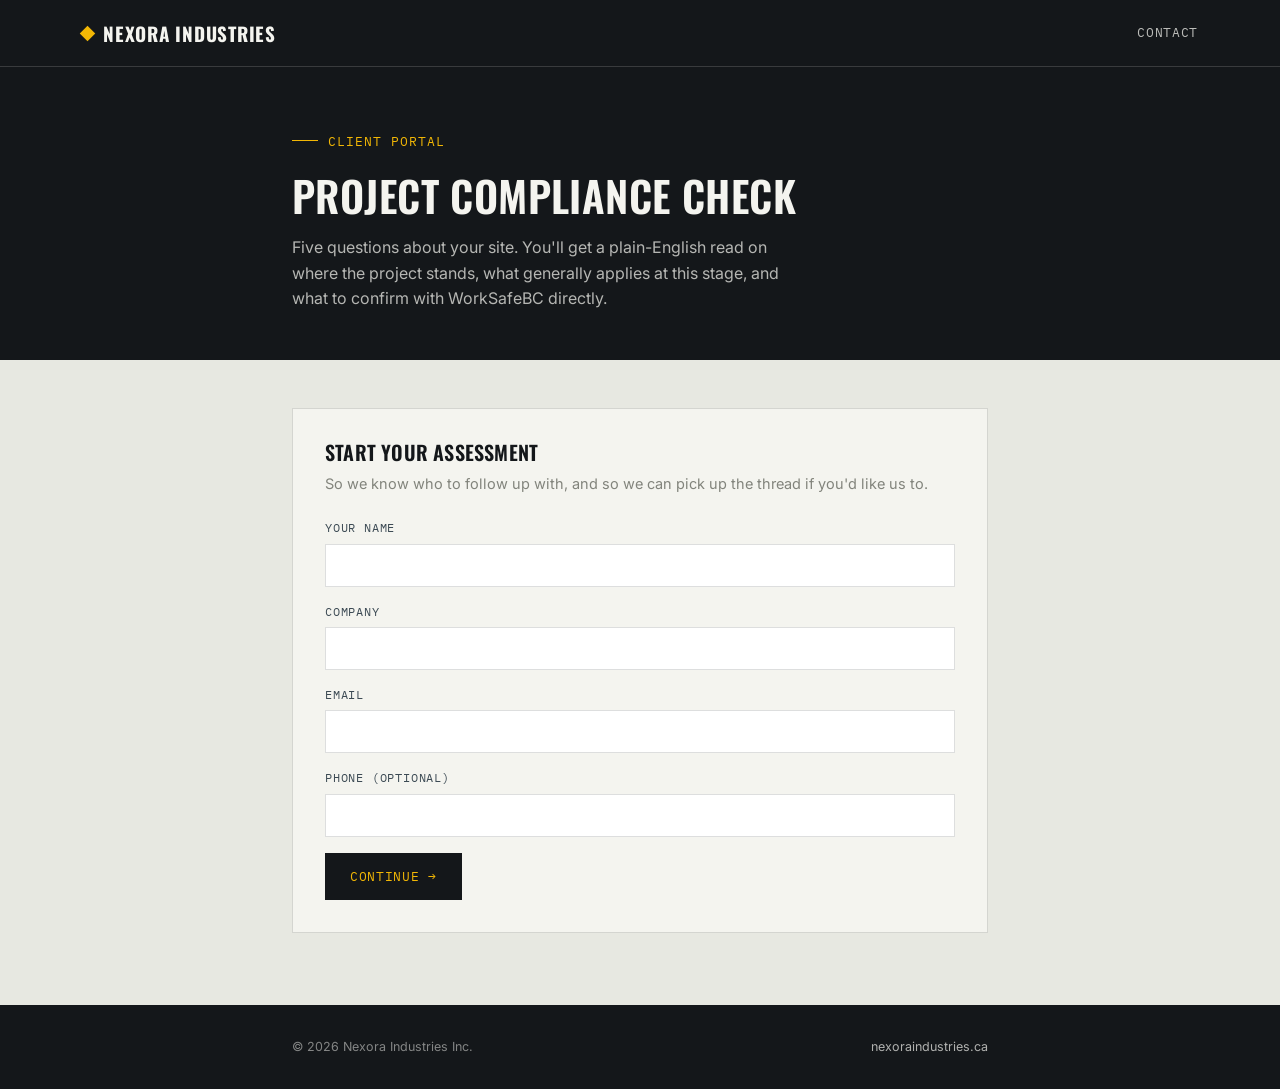
<file: portal/index.html>
<!DOCTYPE html>
<html lang="en">
<head>
<meta charset="UTF-8">
<meta name="viewport" content="width=device-width, initial-scale=1.0">
<title>Project Compliance Check — Nexora Industries Inc.</title>
<meta name="description" content="Answer five questions about your site and get a plain-English read on where your project stands, what generally applies, and what to confirm with WorkSafeBC.">
<link rel="canonical" href="https://www.nexoraindustries.ca/portal/">
<meta name="robots" content="noindex">
<link rel="preconnect" href="https://fonts.googleapis.com">
<link href="https://fonts.googleapis.com/css2?family=Oswald:wght@400;500;600;700&family=Inter:wght@400;500;600;700&family=IBM+Plex+Mono:wght@400;500&display=swap" rel="stylesheet">
<style>
  :root{
    --ink:#14171A; --ink-soft:#1F2327; --paper:#E7E8E1; --paper-white:#F4F4EF;
    --safety:#F2B705; --steel:#3C4A54; --rust:#B54A24; --concrete:#82847C;
    --line:rgba(20,23,26,0.14); --line-on-dark:rgba(244,244,239,0.16);
  }
  *{box-sizing:border-box; margin:0; padding:0;}
  body{ background:var(--paper); color:var(--ink); font-family:'Inter',sans-serif; font-size:16px; line-height:1.6; -webkit-font-smoothing:antialiased; }
  h1,h2,h3{ font-family:'Oswald',sans-serif; text-transform:uppercase; letter-spacing:0.01em; font-weight:600; line-height:1.15; }
  .mono{ font-family:'IBM Plex Mono',monospace; letter-spacing:0.04em; }
  a{ color:inherit; text-decoration:none; }
  .wrap{ max-width:760px; margin:0 auto; padding:0 32px; }
  @media (max-width:640px){ .wrap{padding:0 20px;} }
  a:focus-visible, button:focus-visible, input:focus-visible, textarea:focus-visible{ outline:2px solid var(--safety); outline-offset:3px; }

  .topbar{ background:var(--ink); border-bottom:1px solid var(--line-on-dark); }
  .topbar-inner{ display:flex; align-items:center; justify-content:space-between; padding:18px 32px; max-width:1180px; margin:0 auto; }
  .logo{ color:var(--paper-white); font-family:'Oswald',sans-serif; font-weight:700; font-size:19px; letter-spacing:0.04em; display:flex; align-items:center; gap:10px; }
  .logo .mark{ width:11px; height:11px; background:var(--safety); transform:rotate(45deg); flex:none; }
  .back-link{ color:var(--paper-white); font-size:13px; font-family:'IBM Plex Mono',monospace; letter-spacing:0.05em; text-transform:uppercase; opacity:0.75; }
  .back-link:hover{ opacity:1; color:var(--safety); }

  .hero{ background:var(--ink); color:var(--paper-white); padding:56px 0 48px; }
  .eyebrow{ display:inline-flex; align-items:center; gap:10px; font-family:'IBM Plex Mono',monospace; font-size:12.5px; letter-spacing:0.08em; text-transform:uppercase; color:var(--safety); margin-bottom:20px; }
  .eyebrow::before{ content:''; width:26px; height:1px; background:var(--safety); }
  .hero h1{ font-size:clamp(28px,4.6vw,42px); max-width:600px; }
  .hero p{ margin-top:16px; color:rgba(244,244,239,0.72); max-width:520px; font-size:16px; }

  .panel{ padding:48px 0 72px; }
  .card{ background:var(--paper-white); border:1px solid var(--line); padding:32px; }
  @media (max-width:640px){ .card{ padding:22px; } }
  .card h2{ font-size:20px; margin-bottom:8px; }
  .card .sub{ color:var(--concrete); font-size:14.5px; margin-bottom:24px; }

  label.field{ display:block; margin-bottom:16px; }
  label.field span{ display:block; font-family:'IBM Plex Mono',monospace; font-size:11.5px; letter-spacing:0.07em; text-transform:uppercase; color:var(--steel); margin-bottom:6px; }
  input[type=text], input[type=email], input[type=tel], textarea{
    width:100%; background:#fff; border:1px solid var(--line); color:var(--ink);
    font-family:'Inter',sans-serif; font-size:15px; padding:11px 13px; outline:none;
  }
  input:focus, textarea:focus{ border-color:var(--safety); }
  textarea{ resize:vertical; min-height:80px; }

  .btn{
    font-family:'IBM Plex Mono',monospace; font-size:13px; letter-spacing:0.05em;
    text-transform:uppercase; padding:14px 24px; border:1px solid var(--ink);
    background:var(--ink); color:var(--safety); cursor:pointer;
    display:inline-flex; align-items:center; gap:10px; transition:transform .15s ease;
  }
  .btn:hover{ transform:translateY(-2px); }
  .btn:disabled{ opacity:0.5; cursor:default; transform:none; }
  .btn-quiet{ background:none; color:var(--ink); }

  .q{ margin-bottom:28px; }
  .q > p{ font-family:'Oswald',sans-serif; text-transform:uppercase; font-size:15px; letter-spacing:0.02em; margin-bottom:12px; }
  .opts{ display:flex; flex-wrap:wrap; gap:8px; }
  .opt{
    font-size:14px; padding:10px 15px; border:1px solid var(--line);
    background:#fff; color:var(--steel); cursor:pointer; font-family:'Inter',sans-serif;
    transition:border-color .12s ease, background .12s ease, color .12s ease;
  }
  .opt:hover{ border-color:var(--concrete); }
  .opt[aria-pressed="true"]{ background:var(--ink); color:var(--safety); border-color:var(--ink); }

  .progress{ font-family:'IBM Plex Mono',monospace; font-size:11.5px; letter-spacing:0.06em; text-transform:uppercase; color:var(--concrete); margin-bottom:22px; }

  .result-head{ border-bottom:2px solid var(--ink); padding-bottom:14px; margin-bottom:22px; }
  .result-head h2{ font-size:22px; }
  .flag{ display:inline-block; font-family:'IBM Plex Mono',monospace; font-size:11px; letter-spacing:0.07em; text-transform:uppercase; padding:4px 10px; margin-bottom:12px; }
  .flag.routine{ background:var(--line); color:var(--steel); }
  .flag.attention{ background:var(--safety); color:var(--ink); }
  .flag.urgent{ background:var(--rust); color:#fff; }

  .rsec{ margin-bottom:26px; }
  .rsec h3{ font-size:14px; margin-bottom:10px; letter-spacing:0.03em; }
  .rsec ul{ margin:0 0 0 20px; }
  .rsec li{ margin-bottom:8px; font-size:15.5px; }
  .nextstep{ background:var(--paper); border-left:3px solid var(--safety); padding:18px 20px; font-size:15.5px; }

  .disclaimer{ margin-top:28px; padding-top:18px; border-top:1px solid var(--line); font-size:13.5px; color:var(--concrete); line-height:1.6; }
  .disclaimer strong{ color:var(--steel); }

  .err{ background:#fff; border-left:3px solid var(--rust); padding:16px 18px; font-size:14.5px; color:var(--ink); margin-bottom:18px; }
  .hidden{ display:none !important; }

  footer{ background:var(--ink); color:rgba(244,244,239,0.5); padding:32px 0; font-size:12.5px; }
  .foot-inner{ display:flex; justify-content:space-between; flex-wrap:wrap; gap:10px; }
  .foot-inner a{ color:rgba(244,244,239,0.7); }
  .foot-inner a:hover{ color:var(--safety); }
</style>
</head>
<body>

<div class="topbar">
  <div class="topbar-inner">
    <a href="/" class="logo"><span class="mark"></span>NEXORA INDUSTRIES</a>
    <a href="/#contact" class="back-link">Contact</a>
  </div>
</div>

<section class="hero">
  <div class="wrap">
    <div class="eyebrow">Client Portal</div>
    <h1>Project Compliance Check</h1>
    <p>Five questions about your site. You'll get a plain-English read on where the project stands, what generally applies at this stage, and what to confirm with WorkSafeBC directly.</p>
  </div>
</section>

<section class="panel">
  <div class="wrap">

    <!-- Netlify form registration (hidden, JS posts to it) -->
    <form name="portal-access" method="POST" data-netlify="true" netlify-honeypot="bot-field" class="hidden">
      <input type="hidden" name="form-name" value="portal-access" />
      <input type="text" name="bot-field" />
      <input type="text" name="name" /><input type="text" name="company" />
      <input type="email" name="email" /><input type="tel" name="phone" />
      <input type="text" name="situation" /><input type="text" name="notes" />
      <input type="text" name="urgency" /><input type="text" name="stage" />
    </form>

    <!-- STEP 1: access -->
    <div class="card" id="gate">
      <h2>Start your assessment</h2>
      <p class="sub">So we know who to follow up with, and so we can pick up the thread if you'd like us to.</p>
      <div id="gate-error"></div>
      <label class="field"><span>Your name</span><input type="text" id="f-name" autocomplete="name"></label>
      <label class="field"><span>Company</span><input type="text" id="f-company" autocomplete="organization"></label>
      <label class="field"><span>Email</span><input type="email" id="f-email" autocomplete="email"></label>
      <label class="field"><span>Phone (optional)</span><input type="tel" id="f-phone" autocomplete="tel"></label>
      <button class="btn" id="gate-btn">Continue →</button>
    </div>

    <!-- STEP 2: questions -->
    <div class="card hidden" id="quiz">
      <div class="progress mono" id="progress">Question 1 of 5</div>
      <div id="questions"></div>
      <label class="field"><span>Anything else about the site (optional)</span><textarea id="f-notes" maxlength="300" placeholder="Brief context — 300 characters max"></textarea></label>
      <button class="btn" id="submit-btn" disabled>Get my assessment →</button>
    </div>

    <!-- STEP 3: result -->
    <div class="card hidden" id="result">
      <div class="result-head">
        <span class="flag" id="r-flag"></span>
        <h2 id="r-stage"></h2>
      </div>
      <div class="rsec"><h3>What generally applies at this stage</h3><ul id="r-applies"></ul></div>
      <div class="rsec"><h3>Confirm these directly</h3><ul id="r-confirm"></ul></div>
      <div class="rsec"><h3>What Nexora would coordinate</h3><ul id="r-nexora"></ul></div>
      <div class="nextstep" id="r-next"></div>
      <div class="disclaimer">
        <strong>This is orientation, not compliance advice.</strong> It describes how projects like yours generally proceed. It is not a regulatory determination and does not replace a site-specific assessment by a qualified person. Requirements are set by WorkSafeBC and your municipality and change over time — confirm anything specific with them directly before acting.
      </div>
      <div style="margin-top:24px;">
        <a href="mailto:nexoraindustriesinc@gmail.com?subject=Project%20Compliance%20Check%20follow-up" class="btn">Talk this through with Nexora</a>
      </div>
    </div>

  </div>
</section>

<footer>
  <div class="wrap foot-inner">
    <span>&copy; 2026 Nexora Industries Inc.</span>
    <a href="/">nexoraindustries.ca</a>
  </div>
</footer>

<script>
(function(){
  var QUESTIONS = [
    { key:'situation', label:'What is happening on the site?', opts:[
      ['planning-demolition','Planning a demolition'],
      ['planning-renovation','Planning a renovation'],
      ['survey-positive','Survey came back positive'],
      ['material-disturbed','Something was disturbed unexpectedly'],
      ['due-diligence','Due diligence before purchase']
    ]},
    { key:'buildingAge', label:'Roughly when was it built?', opts:[
      ['pre-1990','Before 1990'],
      ['1990-2000','1990 to 2000'],
      ['post-2000','After 2000'],
      ['unknown','Not sure']
    ]},
    { key:'surveyStatus', label:'Has a hazardous materials survey been done?', opts:[
      ['complete','Yes, a full survey'],
      ['partial','Partial or limited'],
      ['none','No'],
      ['unknown','Not sure']
    ]},
    { key:'workStarted', label:'Has work started on site?', opts:[
      ['not-started','Not yet'],
      ['in-progress','Yes, in progress'],
      ['disturbance-occurred','Yes, and material was disturbed']
    ]},
    { key:'propertyType', label:'What kind of property?', opts:[
      ['single-family','Single-family'],
      ['multi-family','Multi-family'],
      ['commercial','Commercial'],
      ['industrial','Industrial'],
      ['institutional','Institutional']
    ]}
  ];

  var answers = {};
  var lead = {};

  var $ = function(id){ return document.getElementById(id); };

  function encodeForm(data){
    return Object.keys(data).map(function(k){
      return encodeURIComponent(k) + '=' + encodeURIComponent(data[k]);
    }).join('&');
  }

  function showError(containerId, msg){
    $(containerId).innerHTML = '<div class="err">' + msg + '</div>';
  }

  // ---- Step 1: gate ----
  $('gate-btn').addEventListener('click', function(){
    var name = $('f-name').value.trim();
    var company = $('f-company').value.trim();
    var email = $('f-email').value.trim();
    var phone = $('f-phone').value.trim();

    if (!name || !company || !email || email.indexOf('@') === -1){
      showError('gate-error', 'Please add your name, company, and a valid email address.');
      return;
    }
    $('gate-error').innerHTML = '';
    lead = { name:name, company:company, email:email, phone:phone };

    $('gate').classList.add('hidden');
    $('quiz').classList.remove('hidden');
    renderQuestions();
    window.scrollTo({ top:0, behavior:'smooth' });
  });

  // ---- Step 2: questions ----
  function renderQuestions(){
    var html = '';
    QUESTIONS.forEach(function(q){
      html += '<div class="q"><p>' + q.label + '</p><div class="opts">';
      q.opts.forEach(function(o){
        html += '<button type="button" class="opt" data-key="' + q.key +
                '" data-val="' + o[0] + '" aria-pressed="false">' + o[1] + '</button>';
      });
      html += '</div></div>';
    });
    $('questions').innerHTML = html;

    Array.prototype.forEach.call($('questions').querySelectorAll('.opt'), function(btn){
      btn.addEventListener('click', function(){
        var key = btn.getAttribute('data-key');
        Array.prototype.forEach.call(
          $('questions').querySelectorAll('.opt[data-key="' + key + '"]'),
          function(sib){ sib.setAttribute('aria-pressed','false'); }
        );
        btn.setAttribute('aria-pressed','true');
        answers[key] = btn.getAttribute('data-val');
        updateProgress();
      });
    });
  }

  function updateProgress(){
    var done = Object.keys(answers).length;
    $('progress').textContent = done >= QUESTIONS.length
      ? 'All five answered'
      : 'Answered ' + done + ' of ' + QUESTIONS.length;
    $('submit-btn').disabled = done < QUESTIONS.length;
  }

  // ---- Rules engine (runs in the page — no API call) ----
  var SITUATIONS = {
    'planning-demolition': {
      stage: "Front end of a demolition — the stage where sequencing decides your timeline.",
      applies: [
        "A hazardous materials survey by a qualified person generally comes before demolition work begins.",
        "Utility disconnections are booked through separate organizations and usually cannot be rushed. Book them in parallel, not one after another.",
        "Municipal demolition permits typically ask for the survey and disconnection confirmations as part of the application.",
        "If regulated material is found, removal happens before demolition, by licensed contractors, with clearance documented."
      ],
      nexora: [
        "Engaging and managing the qualified consultant who carries out the survey",
        "Coordinating licensed abatement contractors if the survey finds regulated material",
        "Assembling the permit package and handling municipal correspondence",
        "Holding the schedule across trades so the handoff to demolition is clean"
      ]
    },
    'planning-renovation': {
      stage: "Planning renovation work — how much you disturb drives everything else.",
      applies: [
        "Renovation that disturbs building materials generally carries the same survey expectations as demolition.",
        "The survey scope should match your actual work area, including layers you plan to cut, drill, or remove.",
        "Occupied buildings add containment and occupant-protection considerations that vacant ones do not.",
        "Material left intact and undisturbed is treated differently from material you intend to remove."
      ],
      nexora: [
        "Scoping the survey against your actual renovation footprint",
        "Coordinating licensed contractors for any removal the survey triggers",
        "Managing containment planning where the building stays occupied",
        "Keeping the documentation together for handoff back to your trades"
      ]
    },
    'survey-positive': {
      stage: "Survey found regulated material — an ordinary outcome that changes sequence, not feasibility.",
      applies: [
        "A positive result is expected in most buildings of this era. It does not stop the project.",
        "The report should give locations, approximate quantities, and condition. Without those you cannot scope or price removal, and neither can anyone bidding it.",
        "Removal is carried out by licensed contractors using certified workers, under containment appropriate to the material.",
        "Independent clearance and disposal records are what let the next trade start."
      ],
      nexora: [
        "Translating the survey findings into a defined removal scope",
        "Engaging and managing the licensed abatement contractor",
        "Arranging clearance through a party independent of the removal",
        "Assembling the clearance and disposal package for your records"
      ]
    },
    'material-disturbed': {
      stage: "Material may have been disturbed without controls — this needs action today.",
      applies: [
        "Stop work in the affected area before anyone continues. Further disturbance widens the problem.",
        "Keep people out of the area. Do not sweep it, do not vacuum with standard equipment, and do not move the debris.",
        "Get a qualified person to assess the area before any cleanup decision is made.",
        "An uncontrolled disturbance can turn a contained removal into a much larger and more expensive decontamination."
      ],
      nexora: [
        "Arranging a qualified assessment of the affected area urgently",
        "Coordinating licensed contractors for controlled decontamination",
        "Managing clearance before anyone re-enters or work resumes",
        "Documenting what happened and how it was resolved"
      ]
    },
    'due-diligence': {
      stage: "Assessing a property before committing — the cheapest point to find out what is in it.",
      applies: [
        "A survey arranged before closing, with the seller's cooperation, can take weeks out of your schedule later.",
        "What turns up affects budget and timeline, and is worth reflecting in your offer or your conditions.",
        "Findings also inform whether demolition or renovation is the better economics on the site.",
        "Buildings of this era commonly contain several distinct regulated materials in unrelated locations."
      ],
      nexora: [
        "Arranging a pre-purchase hazardous materials survey",
        "Translating findings into realistic cost and timeline implications",
        "Scoping what clearing the site would actually involve",
        "Advising on sequence before you are committed to a closing date"
      ]
    }
  };

  var SURVEY_NOTE = {
    none: "No survey has been done yet. That is typically the first thing to arrange, and it carries the longest lead time of anything on your list.",
    partial: "A partial survey often misses materials in areas or layers that were not sampled. Confirm its scope covers everything your work will disturb.",
    unknown: "Confirm whether a survey exists and get a copy. A previous owner's report may or may not cover your scope of work.",
    complete: "With a full survey in hand you can scope and price the work accurately, and so can anyone bidding it."
  };

  var AGE_NOTE = {
    'pre-1990': "Buildings from before 1990 commonly contain asbestos in flooring, ceilings, joint compound, insulation, and roofing.",
    '1990-2000': "Buildings from the 1990s can still contain regulated materials. Age alone does not rule them out.",
    'post-2000': "Newer buildings are less likely to contain asbestos, though a survey is still commonly expected before demolition.",
    unknown: "Without a confirmed build date, the safe working assumption is that regulated materials may be present."
  };

  function assess(a){
    var base = SITUATIONS[a.situation];
    var urgency = 'routine';

    if (a.situation === 'material-disturbed' || a.workStarted === 'disturbance-occurred'){
      urgency = 'urgent';
    } else if (a.workStarted === 'in-progress' &&
               (a.surveyStatus === 'none' || a.surveyStatus === 'unknown') &&
               a.buildingAge !== 'post-2000'){
      urgency = 'urgent';
    } else if (a.situation === 'survey-positive' || a.surveyStatus === 'none' || a.surveyStatus === 'partial'){
      urgency = 'attention';
    }

    var applies = base.applies.slice();
    if (SURVEY_NOTE[a.surveyStatus]) applies.push(SURVEY_NOTE[a.surveyStatus]);
    if (AGE_NOTE[a.buildingAge]) applies.push(AGE_NOTE[a.buildingAge]);
    if (a.workStarted === 'in-progress' && (a.surveyStatus === 'none' || a.surveyStatus === 'unknown')){
      applies.unshift("Work is under way without a confirmed survey. That is worth pausing on before more material is disturbed.");
    }

    var confirm = [
      "Current WorkSafeBC requirements for hazardous materials inspection before demolition or renovation work.",
      "Notification requirements and notice periods that apply to your specific scope, directly with WorkSafeBC.",
      "Current demolition or building permit requirements with your municipality, including deposits and site protection.",
      "Who is the designated prime contractor for this site, and that it is recorded in writing."
    ];
    if (a.propertyType === 'multi-family' || a.propertyType === 'commercial' || a.propertyType === 'institutional'){
      confirm.push("Occupant or tenant notification expectations that apply to your building type.");
    }
    if (a.propertyType === 'industrial'){
      confirm.push("Any facility-specific or site-specific requirements beyond the standard municipal process.");
    }

    var next;
    if (urgency === 'urgent'){
      next = "Stop work in the affected area and call Nexora on 604-906-0060 today. This is worth a conversation before anything else happens on site.";
    } else if (a.surveyStatus === 'none'){
      next = "Arrange the hazardous materials survey now — the rest of your timeline waits on it.";
    } else if (a.surveyStatus === 'partial' || a.surveyStatus === 'unknown'){
      next = "Get the survey scope confirmed against your actual work area before you price or schedule the job.";
    } else {
      next = "Book a site assessment so the sequence and the documentation are set before work starts.";
    }

    return {
      stage: base.stage,
      urgency: urgency,
      whatApplies: applies,
      confirmWith: confirm,
      nexoraHandles: base.nexora,
      nextStep: next
    };
  }

  // ---- Step 3: submit ----
  $('submit-btn').addEventListener('click', function(){
    var notes = $('f-notes').value.trim().slice(0,300);
    var result = assess(answers);

    try {
      fetch('/', {
        method:'POST',
        headers:{ 'Content-Type':'application/x-www-form-urlencoded' },
        body: encodeForm({
          'form-name':'portal-access',
          name: lead.name, company: lead.company,
          email: lead.email, phone: lead.phone,
          situation: answers.situation || '', notes: notes,
          urgency: result.urgency, stage: result.stage
        })
      }).catch(function(){});
    } catch(e){}

    render(result);
  });

  function list(el, items){
    var ul = $(el);
    ul.innerHTML = '';
    (items || []).forEach(function(t){
      var li = document.createElement('li');
      li.textContent = t;
      ul.appendChild(li);
    });
  }

  function render(r){
    var flag = $('r-flag');
    var level = ['routine','attention','urgent'].indexOf(r.urgency) > -1 ? r.urgency : 'routine';
    flag.className = 'flag ' + level;
    flag.textContent = level === 'urgent' ? 'Needs immediate attention'
                     : level === 'attention' ? 'Worth acting on now'
                     : 'Routine';
    $('r-stage').textContent = r.stage || 'Your project';
    list('r-applies', r.whatApplies);
    list('r-confirm', r.confirmWith);
    list('r-nexora', r.nexoraHandles);
    $('r-next').textContent = r.nextStep || '';

    $('quiz').classList.add('hidden');
    $('result').classList.remove('hidden');
    window.scrollTo({ top:0, behavior:'smooth' });
  }
})();
</script>

</body>
</html>
</file>
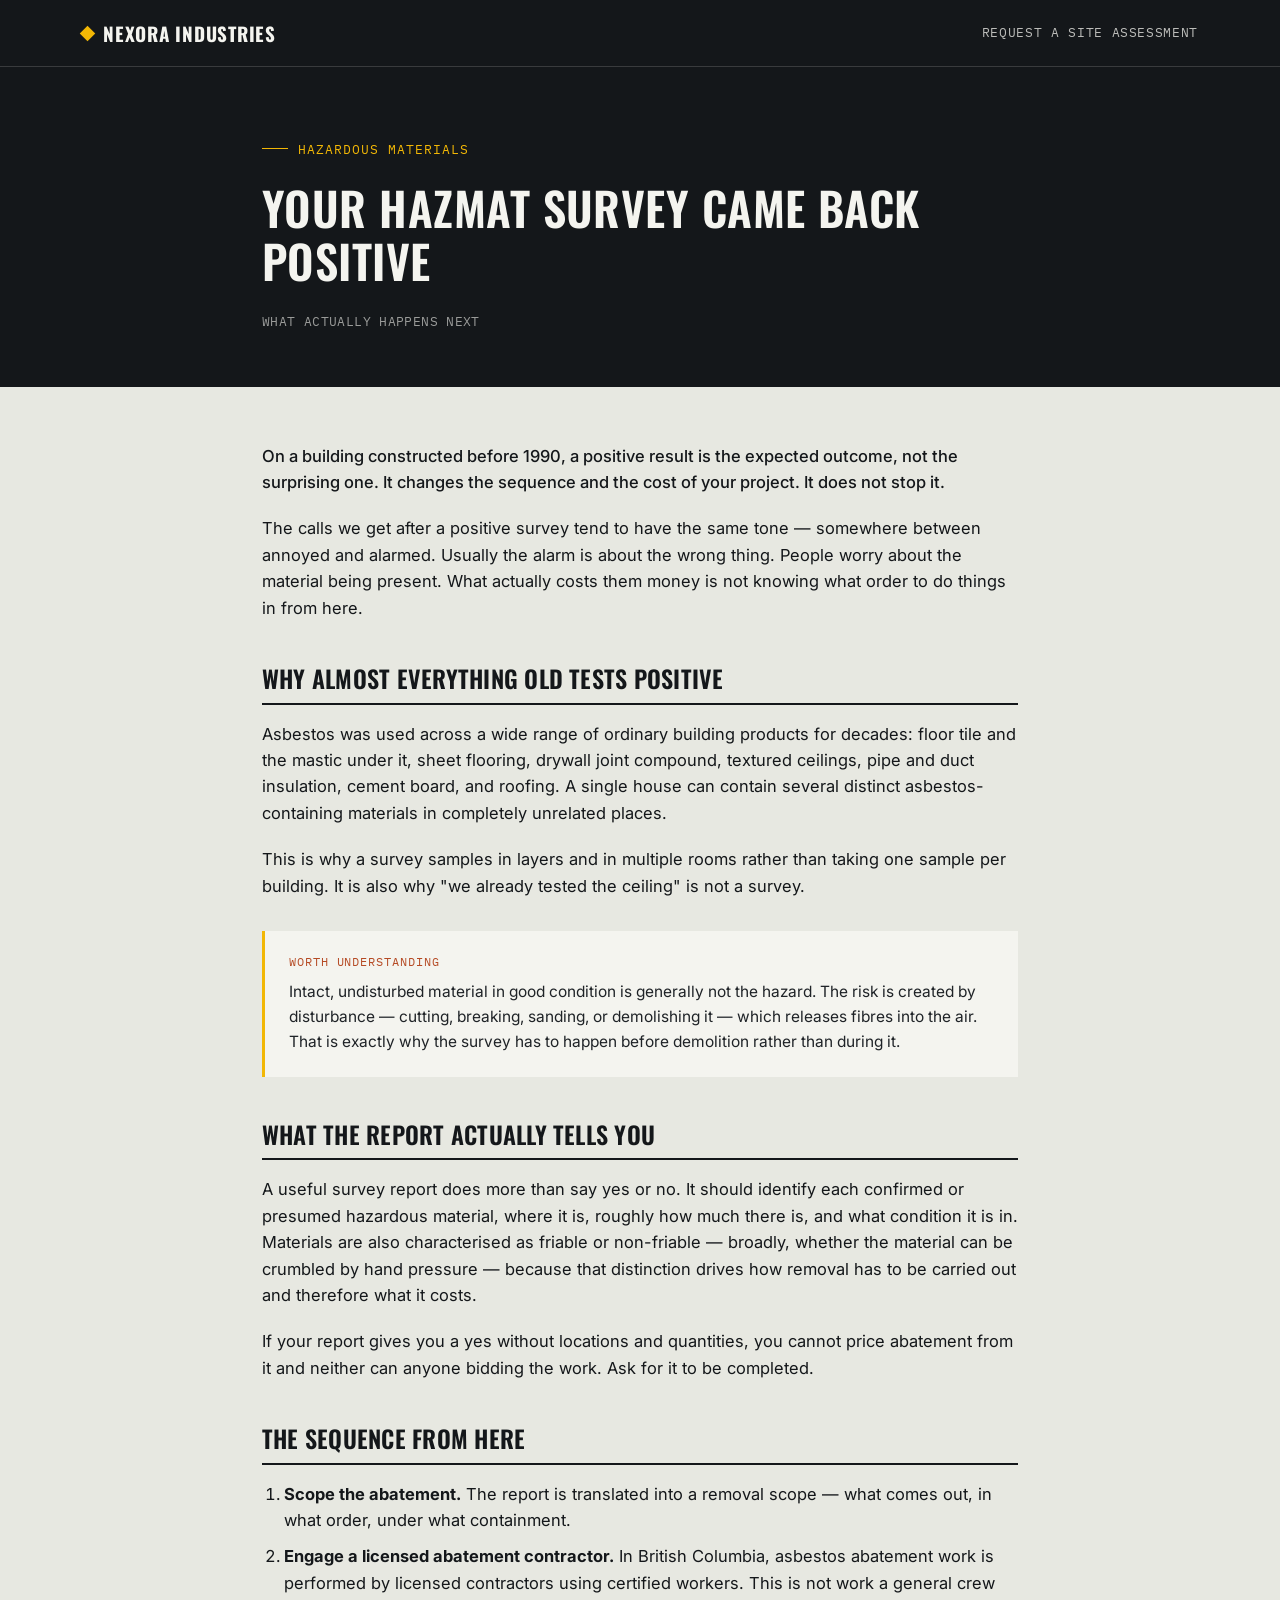
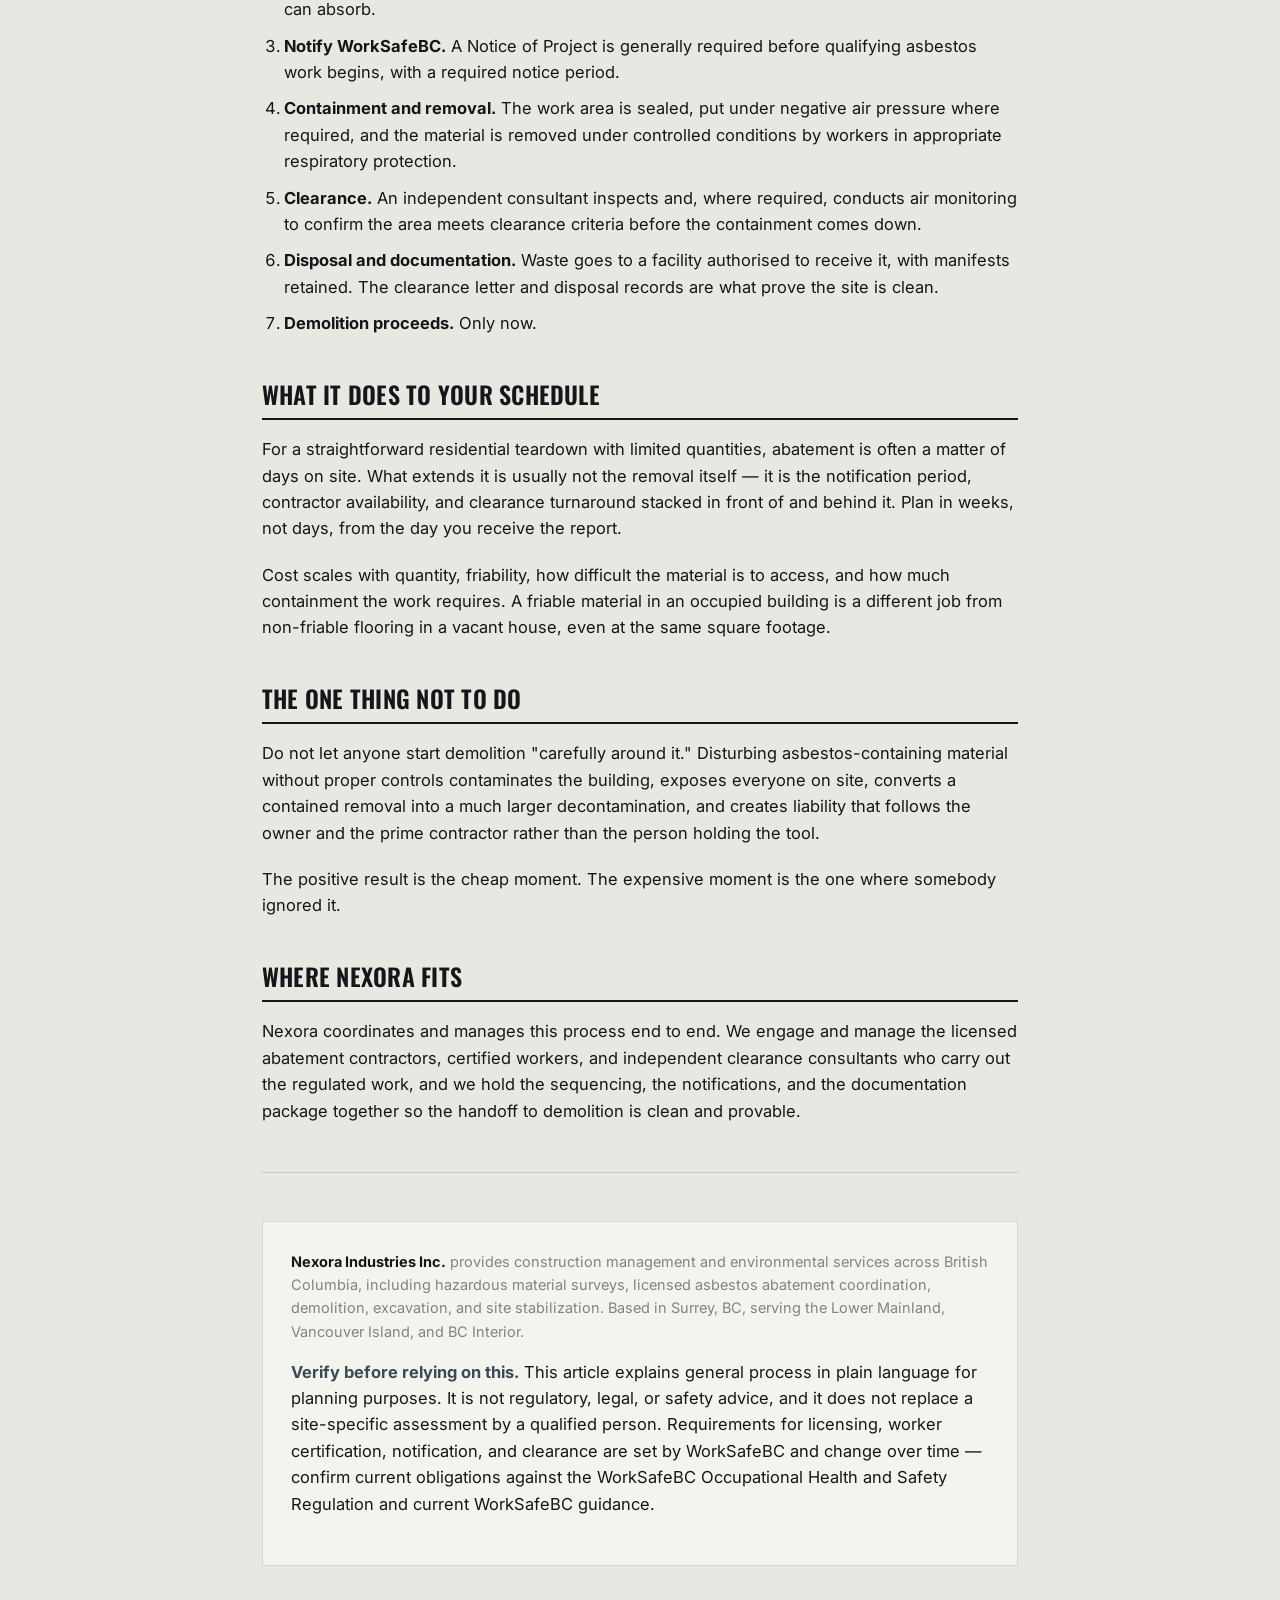
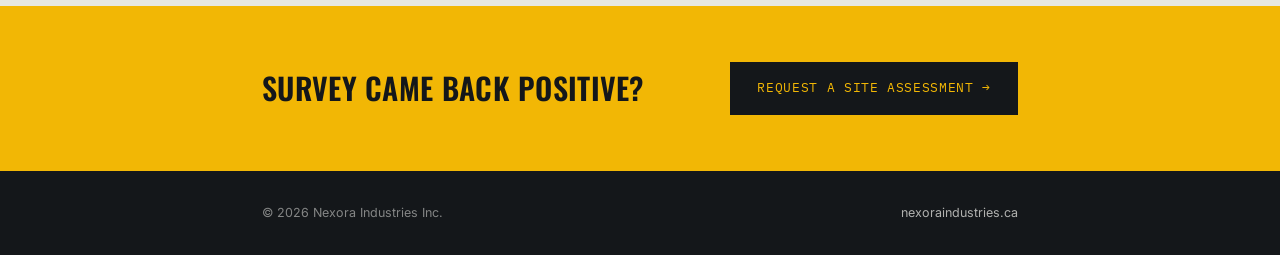
<file: blog/hazmat-survey-came-back-positive.html>
<!DOCTYPE html>
<html lang="en">
<head>
<meta charset="UTF-8">
<meta name="viewport" content="width=device-width, initial-scale=1.0">
<title>Your Hazmat Survey Came Back Positive — Nexora Industries</title>
<meta name="description" content="A positive asbestos or hazardous materials result is an ordinary outcome on pre-1990 buildings in BC. Here is the order things happen in, and what it does to your schedule.">
<link rel="canonical" href="https://www.nexoraindustries.ca/blog/hazmat-survey-came-back-positive.html">
<meta property="og:type" content="article">
<meta property="og:title" content="Your Hazmat Survey Came Back Positive. Here's What Happens Next.">
<meta property="og:description" content="A positive result changes the sequence and cost of your project. It does not stop it.">
<meta property="og:url" content="https://www.nexoraindustries.ca/blog/hazmat-survey-came-back-positive.html">
<meta property="og:locale" content="en_CA">
<link rel="preconnect" href="https://fonts.googleapis.com">
<link href="https://fonts.googleapis.com/css2?family=Oswald:wght@400;500;600;700&family=Inter:wght@400;500;600;700&family=IBM+Plex+Mono:wght@400;500&display=swap" rel="stylesheet">
<link rel="stylesheet" href="/blog/blog.css">
<script type="application/ld+json">
{
  "@context": "https://schema.org",
  "@type": "Article",
  "headline": "Your Hazmat Survey Came Back Positive. Here's What Actually Happens Next.",
  "description": "A positive asbestos or hazardous materials result is an ordinary outcome on pre-1990 buildings in BC. The order things happen in, and what it does to your schedule.",
  "datePublished": "2026-09-29",
  "author": {"@type": "Organization", "name": "Nexora Industries Inc."},
  "publisher": {
    "@type": "Organization",
    "name": "Nexora Industries Inc.",
    "address": {"@type": "PostalAddress", "addressLocality": "Surrey", "addressRegion": "BC", "addressCountry": "CA"}
  },
  "mainEntityOfPage": "https://www.nexoraindustries.ca/blog/hazmat-survey-came-back-positive.html"
}
</script>
</head>
<body>

<div class="topbar">
  <div class="topbar-inner">
    <a href="/" class="logo"><span class="mark"></span>NEXORA INDUSTRIES</a>
    <a href="/#contact" class="back-link">Request a Site Assessment</a>
  </div>
</div>

<section class="article-hero">
  <div class="wrap">
    <div class="eyebrow">Hazardous Materials</div>
    <h1>Your Hazmat Survey Came Back Positive</h1>
    <div class="article-meta mono">WHAT ACTUALLY HAPPENS NEXT</div>
  </div>
</section>

<article class="article-body">
  <div class="wrap">
    <p class="lede">On a building constructed before 1990, a positive result is the expected outcome, not the surprising one. It changes the sequence and the cost of your project. It does not stop it.</p>
    <p>The calls we get after a positive survey tend to have the same tone — somewhere between annoyed and alarmed. Usually the alarm is about the wrong thing. People worry about the material being present. What actually costs them money is not knowing what order to do things in from here.</p>

    <h2>Why almost everything old tests positive</h2>
    <p>Asbestos was used across a wide range of ordinary building products for decades: floor tile and the mastic under it, sheet flooring, drywall joint compound, textured ceilings, pipe and duct insulation, cement board, and roofing. A single house can contain several distinct asbestos-containing materials in completely unrelated places.</p>
    <p>This is why a survey samples in layers and in multiple rooms rather than taking one sample per building. It is also why "we already tested the ceiling" is not a survey.</p>

    <div class="callout">
      <span class="callout-label">Worth understanding</span>
      <p>Intact, undisturbed material in good condition is generally not the hazard. The risk is created by disturbance — cutting, breaking, sanding, or demolishing it — which releases fibres into the air. That is exactly why the survey has to happen before demolition rather than during it.</p>
    </div>

    <h2>What the report actually tells you</h2>
    <p>A useful survey report does more than say yes or no. It should identify each confirmed or presumed hazardous material, where it is, roughly how much there is, and what condition it is in. Materials are also characterised as friable or non-friable — broadly, whether the material can be crumbled by hand pressure — because that distinction drives how removal has to be carried out and therefore what it costs.</p>
    <p>If your report gives you a yes without locations and quantities, you cannot price abatement from it and neither can anyone bidding the work. Ask for it to be completed.</p>

    <h2>The sequence from here</h2>
    <ol>
      <li><strong>Scope the abatement.</strong> The report is translated into a removal scope — what comes out, in what order, under what containment.</li>
      <li><strong>Engage a licensed abatement contractor.</strong> In British Columbia, asbestos abatement work is performed by licensed contractors using certified workers. This is not work a general crew can absorb.</li>
      <li><strong>Notify WorkSafeBC.</strong> A Notice of Project is generally required before qualifying asbestos work begins, with a required notice period.</li>
      <li><strong>Containment and removal.</strong> The work area is sealed, put under negative air pressure where required, and the material is removed under controlled conditions by workers in appropriate respiratory protection.</li>
      <li><strong>Clearance.</strong> An independent consultant inspects and, where required, conducts air monitoring to confirm the area meets clearance criteria before the containment comes down.</li>
      <li><strong>Disposal and documentation.</strong> Waste goes to a facility authorised to receive it, with manifests retained. The clearance letter and disposal records are what prove the site is clean.</li>
      <li><strong>Demolition proceeds.</strong> Only now.</li>
    </ol>

    <h2>What it does to your schedule</h2>
    <p>For a straightforward residential teardown with limited quantities, abatement is often a matter of days on site. What extends it is usually not the removal itself — it is the notification period, contractor availability, and clearance turnaround stacked in front of and behind it. Plan in weeks, not days, from the day you receive the report.</p>
    <p>Cost scales with quantity, friability, how difficult the material is to access, and how much containment the work requires. A friable material in an occupied building is a different job from non-friable flooring in a vacant house, even at the same square footage.</p>

    <h2>The one thing not to do</h2>
    <p>Do not let anyone start demolition "carefully around it." Disturbing asbestos-containing material without proper controls contaminates the building, exposes everyone on site, converts a contained removal into a much larger decontamination, and creates liability that follows the owner and the prime contractor rather than the person holding the tool.</p>
    <p>The positive result is the cheap moment. The expensive moment is the one where somebody ignored it.</p>

    <h2>Where Nexora fits</h2>
    <p>Nexora coordinates and manages this process end to end. We engage and manage the licensed abatement contractors, certified workers, and independent clearance consultants who carry out the regulated work, and we hold the sequencing, the notifications, and the documentation package together so the handoff to demolition is clean and provable.</p>

    <div class="divider"></div>

    <div class="author-box">
      <strong>Nexora Industries Inc.</strong> provides construction management and environmental services across British Columbia, including hazardous material surveys, licensed asbestos abatement coordination, demolition, excavation, and site stabilization. Based in Surrey, BC, serving the Lower Mainland, Vancouver Island, and BC Interior.
      <p class="verify-note"><strong>Verify before relying on this.</strong> This article explains general process in plain language for planning purposes. It is not regulatory, legal, or safety advice, and it does not replace a site-specific assessment by a qualified person. Requirements for licensing, worker certification, notification, and clearance are set by WorkSafeBC and change over time — confirm current obligations against the WorkSafeBC Occupational Health and Safety Regulation and current WorkSafeBC guidance.</p>
    </div>
  </div>
</article>

<section class="cta-band">
  <div class="wrap cta-band-inner">
    <h2>Survey came back positive?</h2>
    <a href="/#contact" class="btn">Request a Site Assessment →</a>
  </div>
</section>

<footer>
  <div class="wrap foot-inner">
    <span>&copy; 2026 Nexora Industries Inc.</span>
    <a href="/">nexoraindustries.ca</a>
  </div>
</footer>

</body>
</html>
</file>
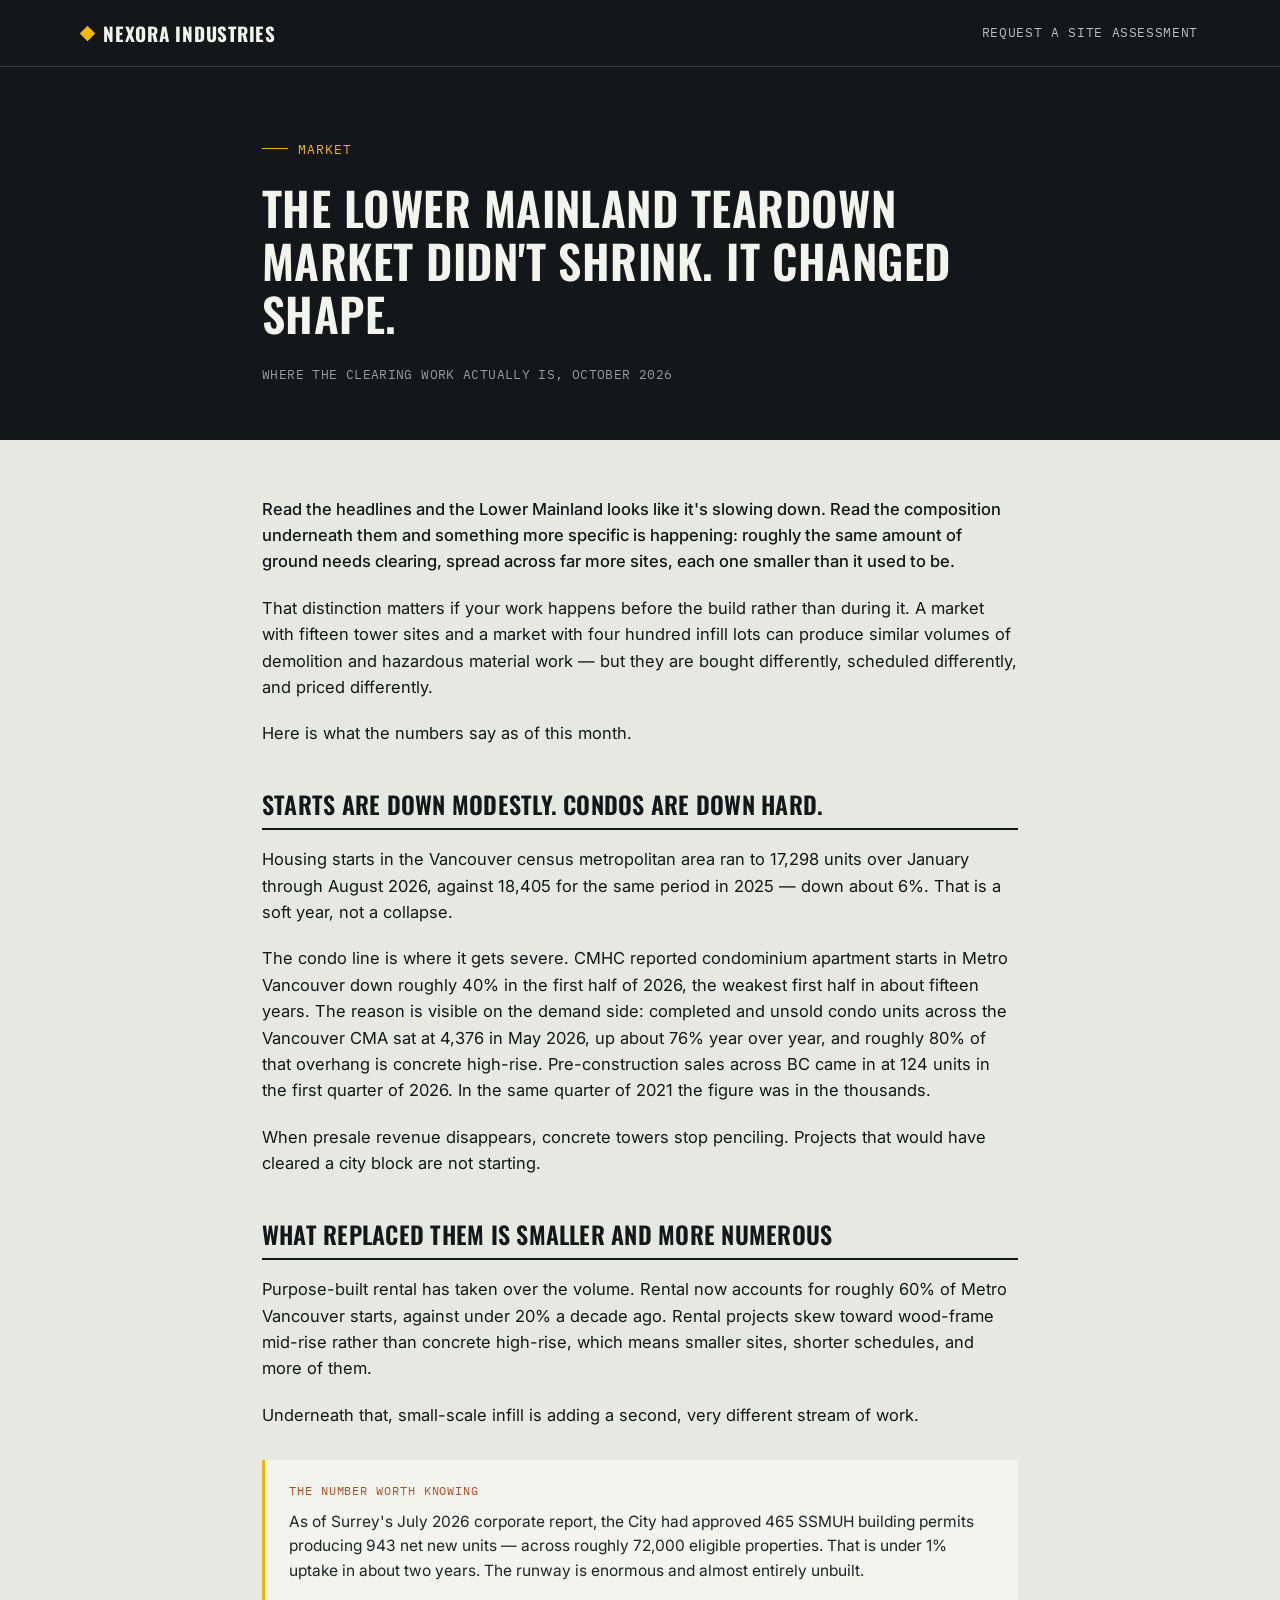
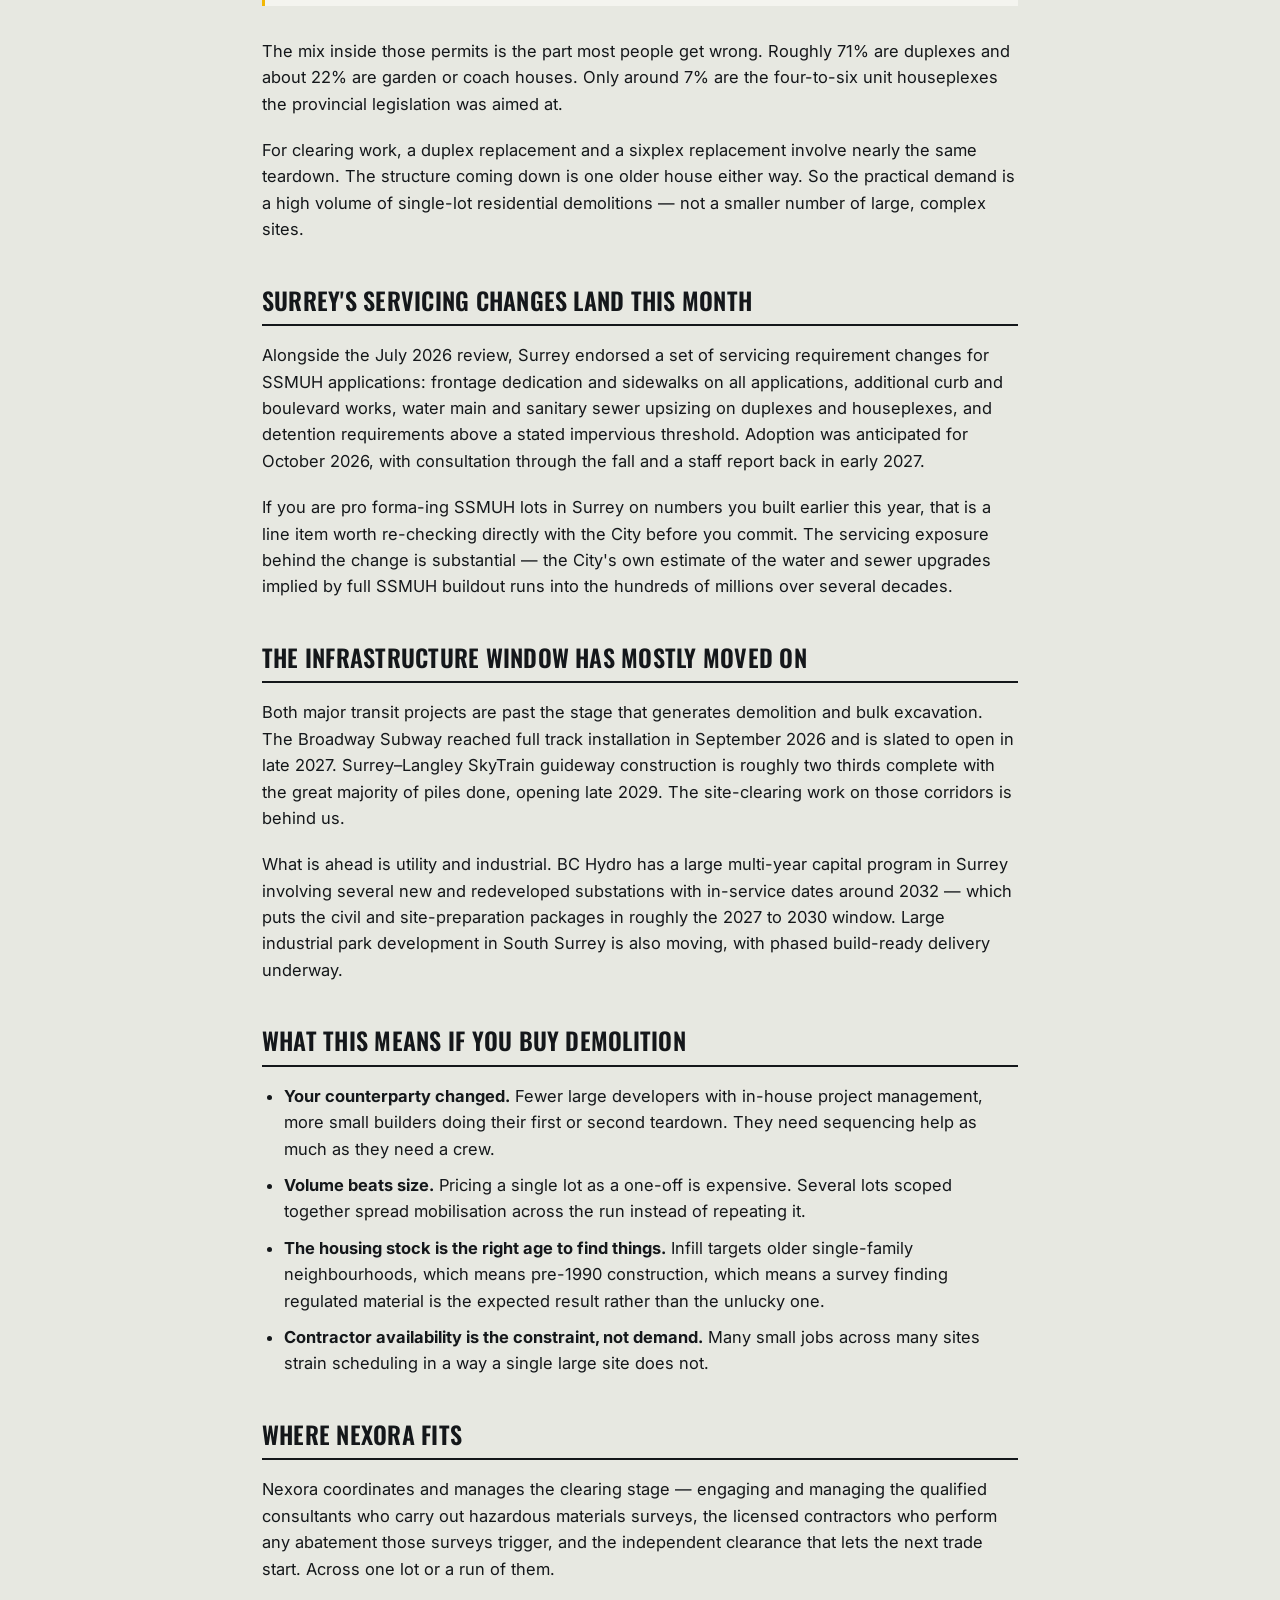
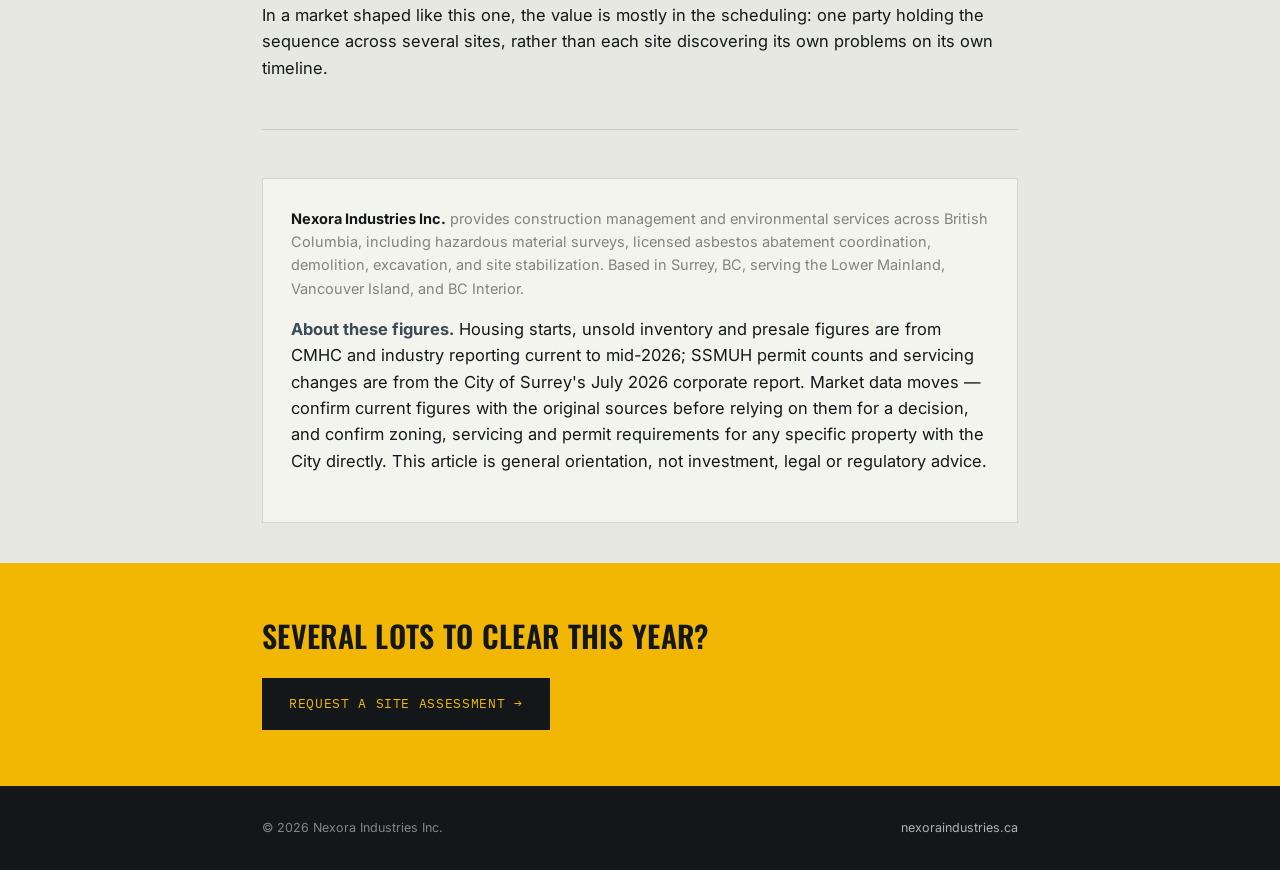
<file: blog/lower-mainland-market-2026.html>
<!DOCTYPE html>
<html lang="en">
<head>
<meta charset="UTF-8">
<meta name="viewport" content="width=device-width, initial-scale=1.0">
<title>The Lower Mainland Teardown Market Changed Shape — Nexora Industries</title>
<meta name="description" content="Metro Vancouver condo starts fell 40% in the first half of 2026 while rental and infill rose. For anyone whose work happens before the build, that is a change in shape, not a slowdown.">
<link rel="canonical" href="https://www.nexoraindustries.ca/blog/lower-mainland-market-2026.html">
<meta property="og:type" content="article">
<meta property="og:title" content="The Lower Mainland Teardown Market Changed Shape">
<meta property="og:description" content="Fewer big concrete sites. Far more small ones. What the 2026 numbers mean for demolition and site clearing.">
<meta property="og:url" content="https://www.nexoraindustries.ca/blog/lower-mainland-market-2026.html">
<meta property="og:locale" content="en_CA">
<link rel="preconnect" href="https://fonts.googleapis.com">
<link href="https://fonts.googleapis.com/css2?family=Oswald:wght@400;500;600;700&family=Inter:wght@400;500;600;700&family=IBM+Plex+Mono:wght@400;500&display=swap" rel="stylesheet">
<link rel="stylesheet" href="/blog/blog.css">
<script type="application/ld+json">
{
  "@context": "https://schema.org",
  "@type": "Article",
  "headline": "The Lower Mainland Teardown Market Didn't Shrink. It Changed Shape.",
  "description": "Metro Vancouver condo starts fell 40% in the first half of 2026 while rental and small-scale infill rose. What that means for demolition, hazmat and site clearing.",
  "datePublished": "2026-10-14",
  "author": {"@type": "Organization", "name": "Nexora Industries Inc."},
  "publisher": {
    "@type": "Organization",
    "name": "Nexora Industries Inc.",
    "address": {"@type": "PostalAddress", "addressLocality": "Surrey", "addressRegion": "BC", "addressCountry": "CA"}
  },
  "mainEntityOfPage": "https://www.nexoraindustries.ca/blog/lower-mainland-market-2026.html"
}
</script>
</head>
<body>

<div class="topbar">
  <div class="topbar-inner">
    <a href="/" class="logo"><span class="mark"></span>NEXORA INDUSTRIES</a>
    <a href="/#contact" class="back-link">Request a Site Assessment</a>
  </div>
</div>

<section class="article-hero">
  <div class="wrap">
    <div class="eyebrow">Market</div>
    <h1>The Lower Mainland Teardown Market Didn't Shrink. It Changed Shape.</h1>
    <div class="article-meta mono">WHERE THE CLEARING WORK ACTUALLY IS, OCTOBER 2026</div>
  </div>
</section>

<article class="article-body">
  <div class="wrap">
    <p class="lede">Read the headlines and the Lower Mainland looks like it's slowing down. Read the composition underneath them and something more specific is happening: roughly the same amount of ground needs clearing, spread across far more sites, each one smaller than it used to be.</p>
    <p>That distinction matters if your work happens before the build rather than during it. A market with fifteen tower sites and a market with four hundred infill lots can produce similar volumes of demolition and hazardous material work — but they are bought differently, scheduled differently, and priced differently.</p>
    <p>Here is what the numbers say as of this month.</p>

    <h2>Starts are down modestly. Condos are down hard.</h2>
    <p>Housing starts in the Vancouver census metropolitan area ran to 17,298 units over January through August 2026, against 18,405 for the same period in 2025 — down about 6%. That is a soft year, not a collapse.</p>
    <p>The condo line is where it gets severe. CMHC reported condominium apartment starts in Metro Vancouver down roughly 40% in the first half of 2026, the weakest first half in about fifteen years. The reason is visible on the demand side: completed and unsold condo units across the Vancouver CMA sat at 4,376 in May 2026, up about 76% year over year, and roughly 80% of that overhang is concrete high-rise. Pre-construction sales across BC came in at 124 units in the first quarter of 2026. In the same quarter of 2021 the figure was in the thousands.</p>
    <p>When presale revenue disappears, concrete towers stop penciling. Projects that would have cleared a city block are not starting.</p>

    <h2>What replaced them is smaller and more numerous</h2>
    <p>Purpose-built rental has taken over the volume. Rental now accounts for roughly 60% of Metro Vancouver starts, against under 20% a decade ago. Rental projects skew toward wood-frame mid-rise rather than concrete high-rise, which means smaller sites, shorter schedules, and more of them.</p>
    <p>Underneath that, small-scale infill is adding a second, very different stream of work.</p>

    <div class="callout">
      <span class="callout-label">The number worth knowing</span>
      <p>As of Surrey's July 2026 corporate report, the City had approved 465 SSMUH building permits producing 943 net new units — across roughly 72,000 eligible properties. That is under 1% uptake in about two years. The runway is enormous and almost entirely unbuilt.</p>
    </div>

    <p>The mix inside those permits is the part most people get wrong. Roughly 71% are duplexes and about 22% are garden or coach houses. Only around 7% are the four-to-six unit houseplexes the provincial legislation was aimed at.</p>
    <p>For clearing work, a duplex replacement and a sixplex replacement involve nearly the same teardown. The structure coming down is one older house either way. So the practical demand is a high volume of single-lot residential demolitions — not a smaller number of large, complex sites.</p>

    <h2>Surrey's servicing changes land this month</h2>
    <p>Alongside the July 2026 review, Surrey endorsed a set of servicing requirement changes for SSMUH applications: frontage dedication and sidewalks on all applications, additional curb and boulevard works, water main and sanitary sewer upsizing on duplexes and houseplexes, and detention requirements above a stated impervious threshold. Adoption was anticipated for October 2026, with consultation through the fall and a staff report back in early 2027.</p>
    <p>If you are pro forma-ing SSMUH lots in Surrey on numbers you built earlier this year, that is a line item worth re-checking directly with the City before you commit. The servicing exposure behind the change is substantial — the City's own estimate of the water and sewer upgrades implied by full SSMUH buildout runs into the hundreds of millions over several decades.</p>

    <h2>The infrastructure window has mostly moved on</h2>
    <p>Both major transit projects are past the stage that generates demolition and bulk excavation. The Broadway Subway reached full track installation in September 2026 and is slated to open in late 2027. Surrey–Langley SkyTrain guideway construction is roughly two thirds complete with the great majority of piles done, opening late 2029. The site-clearing work on those corridors is behind us.</p>
    <p>What is ahead is utility and industrial. BC Hydro has a large multi-year capital program in Surrey involving several new and redeveloped substations with in-service dates around 2032 — which puts the civil and site-preparation packages in roughly the 2027 to 2030 window. Large industrial park development in South Surrey is also moving, with phased build-ready delivery underway.</p>

    <h2>What this means if you buy demolition</h2>
    <ul>
      <li><strong>Your counterparty changed.</strong> Fewer large developers with in-house project management, more small builders doing their first or second teardown. They need sequencing help as much as they need a crew.</li>
      <li><strong>Volume beats size.</strong> Pricing a single lot as a one-off is expensive. Several lots scoped together spread mobilisation across the run instead of repeating it.</li>
      <li><strong>The housing stock is the right age to find things.</strong> Infill targets older single-family neighbourhoods, which means pre-1990 construction, which means a survey finding regulated material is the expected result rather than the unlucky one.</li>
      <li><strong>Contractor availability is the constraint, not demand.</strong> Many small jobs across many sites strain scheduling in a way a single large site does not.</li>
    </ul>

    <h2>Where Nexora fits</h2>
    <p>Nexora coordinates and manages the clearing stage — engaging and managing the qualified consultants who carry out hazardous materials surveys, the licensed contractors who perform any abatement those surveys trigger, and the independent clearance that lets the next trade start. Across one lot or a run of them.</p>
    <p>In a market shaped like this one, the value is mostly in the scheduling: one party holding the sequence across several sites, rather than each site discovering its own problems on its own timeline.</p>

    <div class="divider"></div>

    <div class="author-box">
      <strong>Nexora Industries Inc.</strong> provides construction management and environmental services across British Columbia, including hazardous material surveys, licensed asbestos abatement coordination, demolition, excavation, and site stabilization. Based in Surrey, BC, serving the Lower Mainland, Vancouver Island, and BC Interior.
      <p class="verify-note"><strong>About these figures.</strong> Housing starts, unsold inventory and presale figures are from CMHC and industry reporting current to mid-2026; SSMUH permit counts and servicing changes are from the City of Surrey's July 2026 corporate report. Market data moves — confirm current figures with the original sources before relying on them for a decision, and confirm zoning, servicing and permit requirements for any specific property with the City directly. This article is general orientation, not investment, legal or regulatory advice.</p>
    </div>
  </div>
</article>

<section class="cta-band">
  <div class="wrap cta-band-inner">
    <h2>Several lots to clear this year?</h2>
    <a href="/#contact" class="btn">Request a Site Assessment →</a>
  </div>
</section>

<footer>
  <div class="wrap foot-inner">
    <span>&copy; 2026 Nexora Industries Inc.</span>
    <a href="/">nexoraindustries.ca</a>
  </div>
</footer>

</body>
</html>
</file>
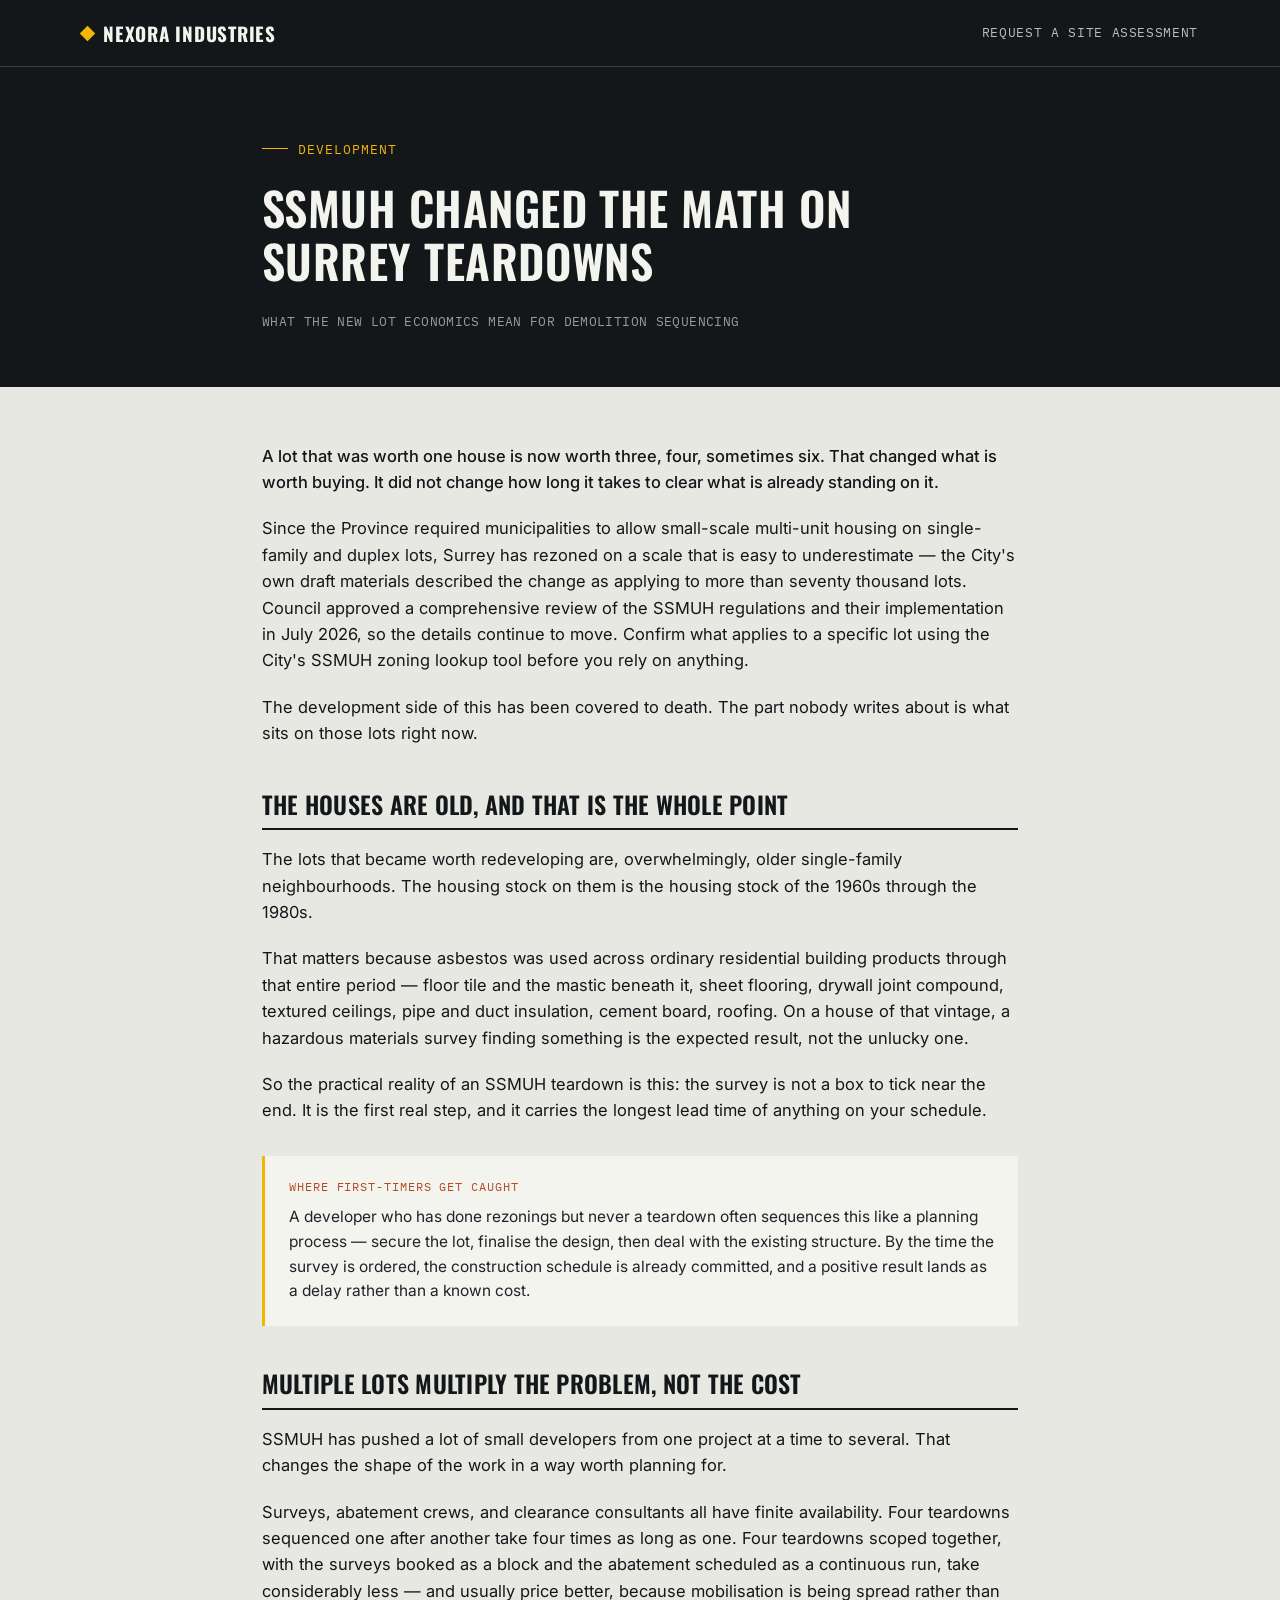
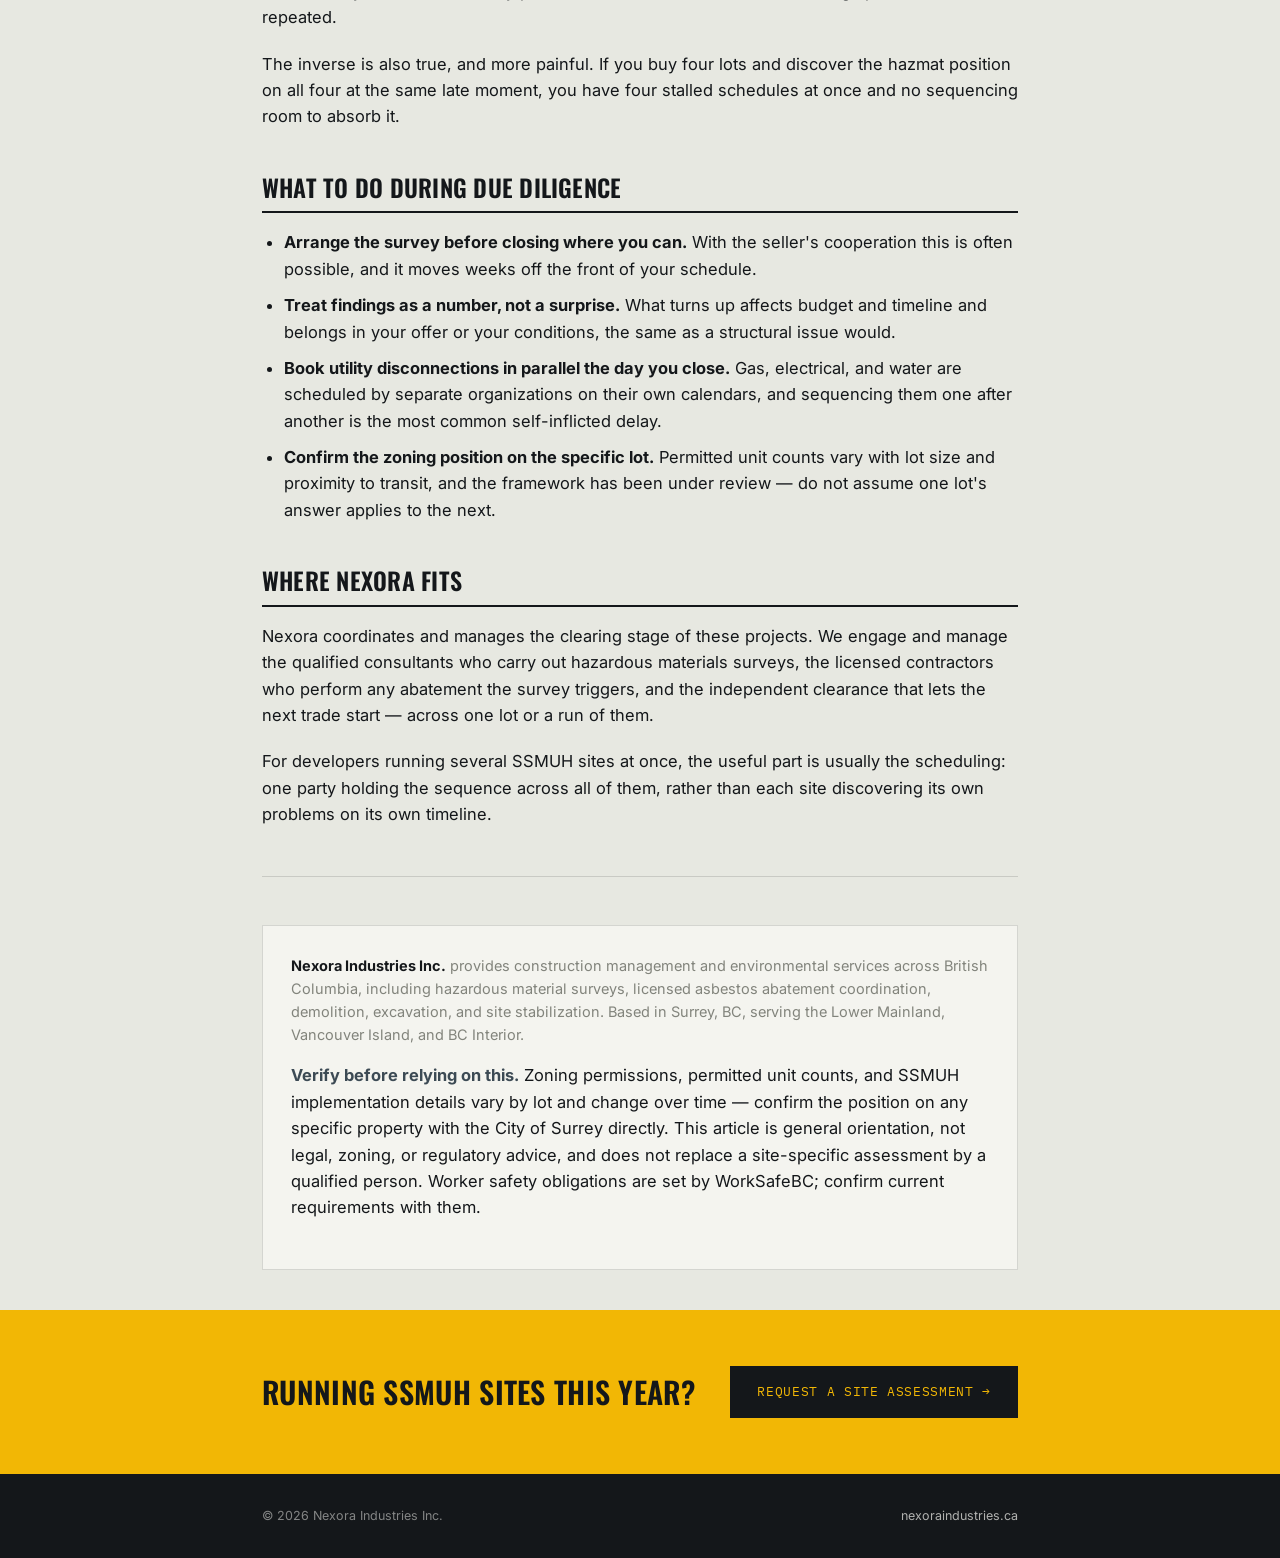
<file: blog/ssmuh-teardown-sequence-surrey.html>
<!DOCTYPE html>
<html lang="en">
<head>
<meta charset="UTF-8">
<meta name="viewport" content="width=device-width, initial-scale=1.0">
<title>SSMUH Changed the Math on Surrey Teardowns — Nexora Industries</title>
<meta name="description" content="Surrey's small-scale multi-unit housing zoning made tens of thousands of single-family lots worth redeveloping. Most of the houses on them are old enough that a hazmat survey is the first real step.">
<link rel="canonical" href="https://www.nexoraindustries.ca/blog/ssmuh-teardown-sequence-surrey.html">
<meta property="og:type" content="article">
<meta property="og:title" content="SSMUH Changed the Math on Surrey Teardowns">
<meta property="og:description" content="More lots are worth redeveloping. The demolition sequence didn't get any shorter.">
<meta property="og:url" content="https://www.nexoraindustries.ca/blog/ssmuh-teardown-sequence-surrey.html">
<meta property="og:locale" content="en_CA">
<link rel="preconnect" href="https://fonts.googleapis.com">
<link href="https://fonts.googleapis.com/css2?family=Oswald:wght@400;500;600;700&family=Inter:wght@400;500;600;700&family=IBM+Plex+Mono:wght@400;500&display=swap" rel="stylesheet">
<link rel="stylesheet" href="/blog/blog.css">
<script type="application/ld+json">
{
  "@context": "https://schema.org",
  "@type": "Article",
  "headline": "SSMUH Changed the Math on Surrey Teardowns",
  "description": "Surrey's small-scale multi-unit housing zoning made tens of thousands of single-family lots worth redeveloping. What that means for demolition sequencing.",
  "datePublished": "2026-10-14",
  "author": {"@type": "Organization", "name": "Nexora Industries Inc."},
  "publisher": {
    "@type": "Organization",
    "name": "Nexora Industries Inc.",
    "address": {"@type": "PostalAddress", "addressLocality": "Surrey", "addressRegion": "BC", "addressCountry": "CA"}
  },
  "mainEntityOfPage": "https://www.nexoraindustries.ca/blog/ssmuh-teardown-sequence-surrey.html"
}
</script>
</head>
<body>

<div class="topbar">
  <div class="topbar-inner">
    <a href="/" class="logo"><span class="mark"></span>NEXORA INDUSTRIES</a>
    <a href="/#contact" class="back-link">Request a Site Assessment</a>
  </div>
</div>

<section class="article-hero">
  <div class="wrap">
    <div class="eyebrow">Development</div>
    <h1>SSMUH Changed the Math on Surrey Teardowns</h1>
    <div class="article-meta mono">WHAT THE NEW LOT ECONOMICS MEAN FOR DEMOLITION SEQUENCING</div>
  </div>
</section>

<article class="article-body">
  <div class="wrap">
    <p class="lede">A lot that was worth one house is now worth three, four, sometimes six. That changed what is worth buying. It did not change how long it takes to clear what is already standing on it.</p>
    <p>Since the Province required municipalities to allow small-scale multi-unit housing on single-family and duplex lots, Surrey has rezoned on a scale that is easy to underestimate — the City's own draft materials described the change as applying to more than seventy thousand lots. Council approved a comprehensive review of the SSMUH regulations and their implementation in July 2026, so the details continue to move. Confirm what applies to a specific lot using the City's SSMUH zoning lookup tool before you rely on anything.</p>
    <p>The development side of this has been covered to death. The part nobody writes about is what sits on those lots right now.</p>

    <h2>The houses are old, and that is the whole point</h2>
    <p>The lots that became worth redeveloping are, overwhelmingly, older single-family neighbourhoods. The housing stock on them is the housing stock of the 1960s through the 1980s.</p>
    <p>That matters because asbestos was used across ordinary residential building products through that entire period — floor tile and the mastic beneath it, sheet flooring, drywall joint compound, textured ceilings, pipe and duct insulation, cement board, roofing. On a house of that vintage, a hazardous materials survey finding something is the expected result, not the unlucky one.</p>
    <p>So the practical reality of an SSMUH teardown is this: the survey is not a box to tick near the end. It is the first real step, and it carries the longest lead time of anything on your schedule.</p>

    <div class="callout">
      <span class="callout-label">Where first-timers get caught</span>
      <p>A developer who has done rezonings but never a teardown often sequences this like a planning process — secure the lot, finalise the design, then deal with the existing structure. By the time the survey is ordered, the construction schedule is already committed, and a positive result lands as a delay rather than a known cost.</p>
    </div>

    <h2>Multiple lots multiply the problem, not the cost</h2>
    <p>SSMUH has pushed a lot of small developers from one project at a time to several. That changes the shape of the work in a way worth planning for.</p>
    <p>Surveys, abatement crews, and clearance consultants all have finite availability. Four teardowns sequenced one after another take four times as long as one. Four teardowns scoped together, with the surveys booked as a block and the abatement scheduled as a continuous run, take considerably less — and usually price better, because mobilisation is being spread rather than repeated.</p>
    <p>The inverse is also true, and more painful. If you buy four lots and discover the hazmat position on all four at the same late moment, you have four stalled schedules at once and no sequencing room to absorb it.</p>

    <h2>What to do during due diligence</h2>
    <ul>
      <li><strong>Arrange the survey before closing where you can.</strong> With the seller's cooperation this is often possible, and it moves weeks off the front of your schedule.</li>
      <li><strong>Treat findings as a number, not a surprise.</strong> What turns up affects budget and timeline and belongs in your offer or your conditions, the same as a structural issue would.</li>
      <li><strong>Book utility disconnections in parallel the day you close.</strong> Gas, electrical, and water are scheduled by separate organizations on their own calendars, and sequencing them one after another is the most common self-inflicted delay.</li>
      <li><strong>Confirm the zoning position on the specific lot.</strong> Permitted unit counts vary with lot size and proximity to transit, and the framework has been under review — do not assume one lot's answer applies to the next.</li>
    </ul>

    <h2>Where Nexora fits</h2>
    <p>Nexora coordinates and manages the clearing stage of these projects. We engage and manage the qualified consultants who carry out hazardous materials surveys, the licensed contractors who perform any abatement the survey triggers, and the independent clearance that lets the next trade start — across one lot or a run of them.</p>
    <p>For developers running several SSMUH sites at once, the useful part is usually the scheduling: one party holding the sequence across all of them, rather than each site discovering its own problems on its own timeline.</p>

    <div class="divider"></div>

    <div class="author-box">
      <strong>Nexora Industries Inc.</strong> provides construction management and environmental services across British Columbia, including hazardous material surveys, licensed asbestos abatement coordination, demolition, excavation, and site stabilization. Based in Surrey, BC, serving the Lower Mainland, Vancouver Island, and BC Interior.
      <p class="verify-note"><strong>Verify before relying on this.</strong> Zoning permissions, permitted unit counts, and SSMUH implementation details vary by lot and change over time — confirm the position on any specific property with the City of Surrey directly. This article is general orientation, not legal, zoning, or regulatory advice, and does not replace a site-specific assessment by a qualified person. Worker safety obligations are set by WorkSafeBC; confirm current requirements with them.</p>
    </div>
  </div>
</article>

<section class="cta-band">
  <div class="wrap cta-band-inner">
    <h2>Running SSMUH sites this year?</h2>
    <a href="/#contact" class="btn">Request a Site Assessment →</a>
  </div>
</section>

<footer>
  <div class="wrap foot-inner">
    <span>&copy; 2026 Nexora Industries Inc.</span>
    <a href="/">nexoraindustries.ca</a>
  </div>
</footer>

</body>
</html>
</file>
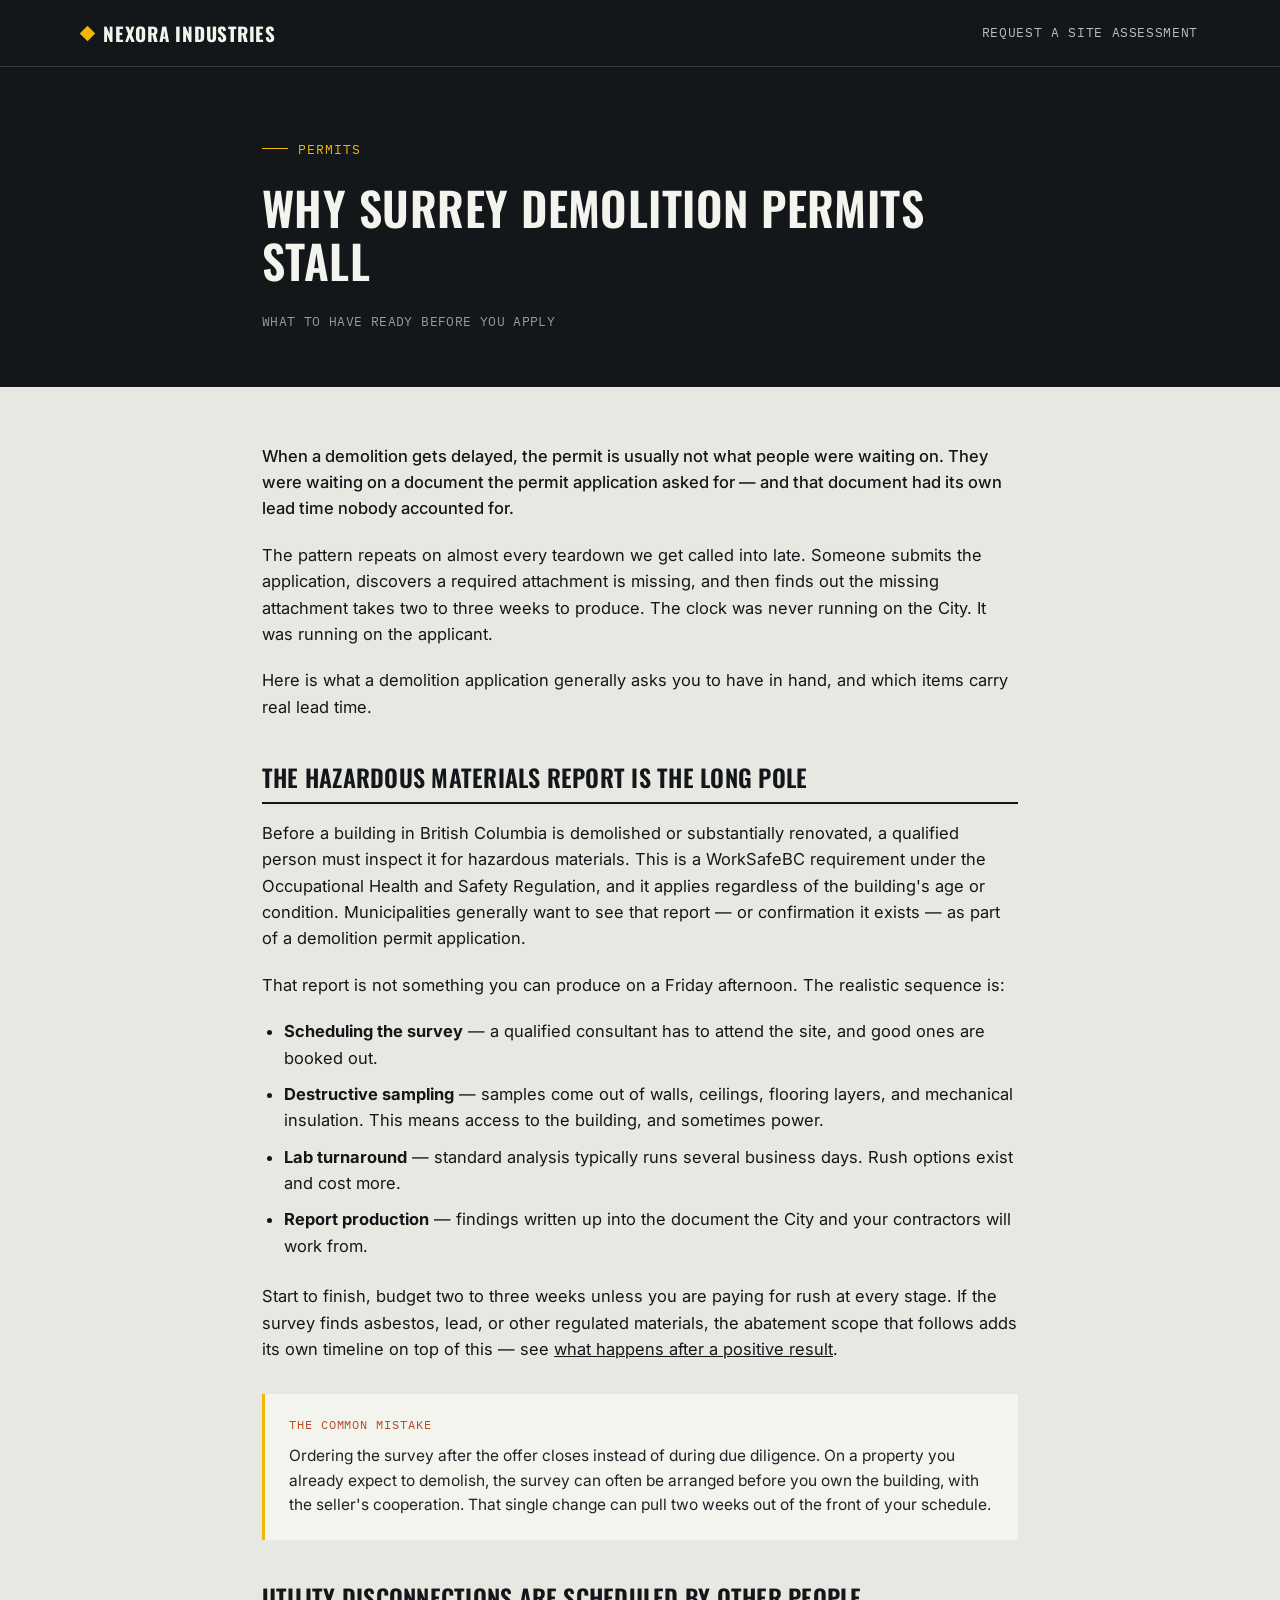
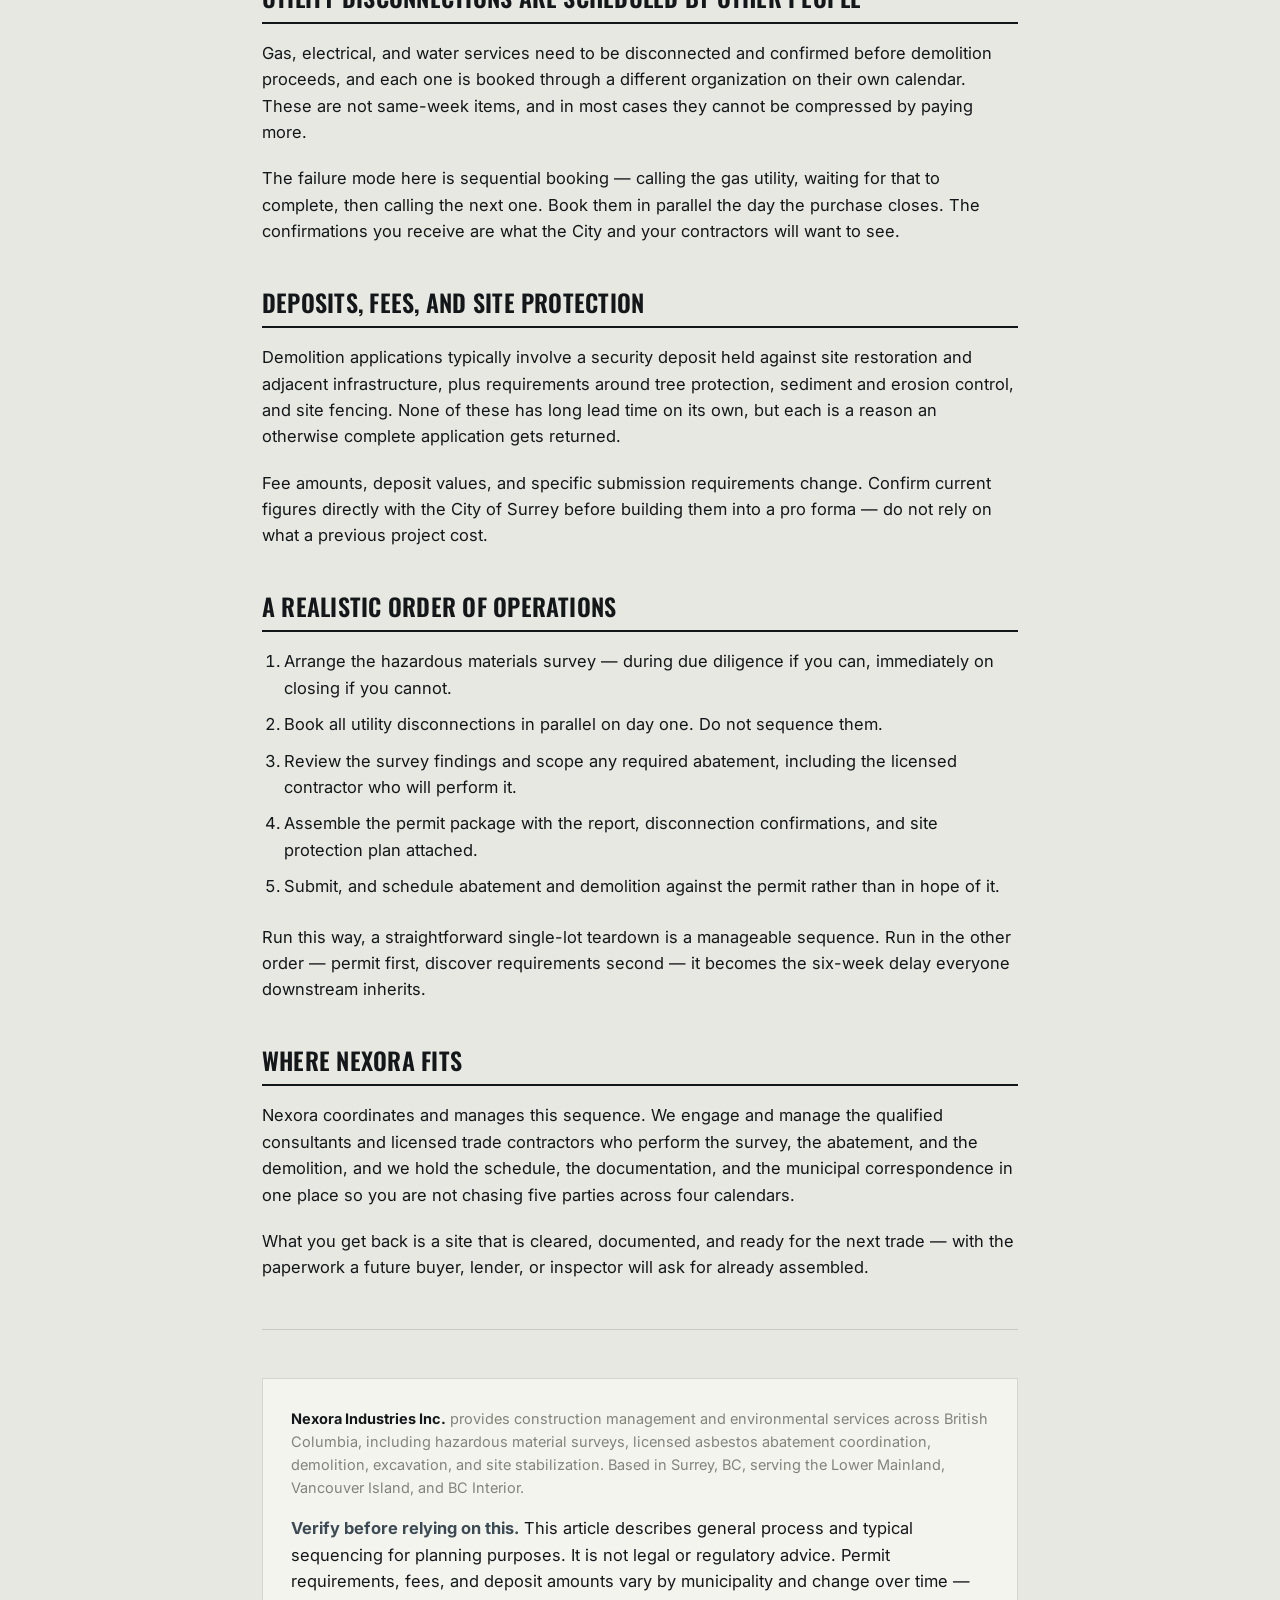
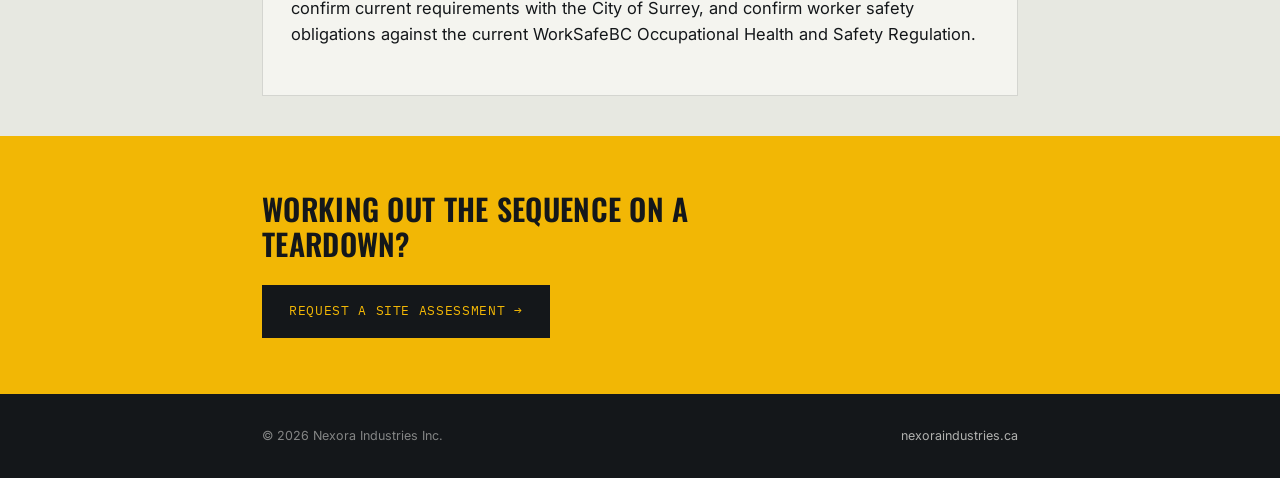
<file: blog/surrey-demolition-permit-timeline.html>
<!DOCTYPE html>
<html lang="en">
<head>
<meta charset="UTF-8">
<meta name="viewport" content="width=device-width, initial-scale=1.0">
<title>Why Surrey Demolition Permits Stall — Nexora Industries</title>
<meta name="description" content="The demolition permit is rarely the bottleneck in Surrey. The hazardous materials report, utility disconnections, and deposit paperwork are. What to line up before you apply.">
<link rel="canonical" href="https://www.nexoraindustries.ca/blog/surrey-demolition-permit-timeline.html">
<meta property="og:type" content="article">
<meta property="og:title" content="Why Surrey Demolition Permits Stall">
<meta property="og:description" content="The permit is rarely the bottleneck. What to have ready before you apply.">
<meta property="og:url" content="https://www.nexoraindustries.ca/blog/surrey-demolition-permit-timeline.html">
<meta property="og:locale" content="en_CA">
<link rel="preconnect" href="https://fonts.googleapis.com">
<link href="https://fonts.googleapis.com/css2?family=Oswald:wght@400;500;600;700&family=Inter:wght@400;500;600;700&family=IBM+Plex+Mono:wght@400;500&display=swap" rel="stylesheet">
<link rel="stylesheet" href="/blog/blog.css">
<script type="application/ld+json">
{
  "@context": "https://schema.org",
  "@type": "Article",
  "headline": "Why Surrey Demolition Permits Stall, and What to Have Ready Before You Apply",
  "description": "The hazardous materials report, utility disconnections, and deposit paperwork are what hold up a Surrey demolition permit — not the permit itself.",
  "datePublished": "2026-09-29",
  "author": {"@type": "Organization", "name": "Nexora Industries Inc."},
  "publisher": {
    "@type": "Organization",
    "name": "Nexora Industries Inc.",
    "address": {"@type": "PostalAddress", "addressLocality": "Surrey", "addressRegion": "BC", "addressCountry": "CA"}
  },
  "mainEntityOfPage": "https://www.nexoraindustries.ca/blog/surrey-demolition-permit-timeline.html"
}
</script>
</head>
<body>

<div class="topbar">
  <div class="topbar-inner">
    <a href="/" class="logo"><span class="mark"></span>NEXORA INDUSTRIES</a>
    <a href="/#contact" class="back-link">Request a Site Assessment</a>
  </div>
</div>

<section class="article-hero">
  <div class="wrap">
    <div class="eyebrow">Permits</div>
    <h1>Why Surrey Demolition Permits Stall</h1>
    <div class="article-meta mono">WHAT TO HAVE READY BEFORE YOU APPLY</div>
  </div>
</section>

<article class="article-body">
  <div class="wrap">
    <p class="lede">When a demolition gets delayed, the permit is usually not what people were waiting on. They were waiting on a document the permit application asked for — and that document had its own lead time nobody accounted for.</p>
    <p>The pattern repeats on almost every teardown we get called into late. Someone submits the application, discovers a required attachment is missing, and then finds out the missing attachment takes two to three weeks to produce. The clock was never running on the City. It was running on the applicant.</p>
    <p>Here is what a demolition application generally asks you to have in hand, and which items carry real lead time.</p>

    <h2>The hazardous materials report is the long pole</h2>
    <p>Before a building in British Columbia is demolished or substantially renovated, a qualified person must inspect it for hazardous materials. This is a WorkSafeBC requirement under the Occupational Health and Safety Regulation, and it applies regardless of the building's age or condition. Municipalities generally want to see that report — or confirmation it exists — as part of a demolition permit application.</p>
    <p>That report is not something you can produce on a Friday afternoon. The realistic sequence is:</p>
    <ul>
      <li><strong>Scheduling the survey</strong> — a qualified consultant has to attend the site, and good ones are booked out.</li>
      <li><strong>Destructive sampling</strong> — samples come out of walls, ceilings, flooring layers, and mechanical insulation. This means access to the building, and sometimes power.</li>
      <li><strong>Lab turnaround</strong> — standard analysis typically runs several business days. Rush options exist and cost more.</li>
      <li><strong>Report production</strong> — findings written up into the document the City and your contractors will work from.</li>
    </ul>
    <p>Start to finish, budget two to three weeks unless you are paying for rush at every stage. If the survey finds asbestos, lead, or other regulated materials, the abatement scope that follows adds its own timeline on top of this — see <a href="/blog/hazmat-survey-came-back-positive.html">what happens after a positive result</a>.</p>

    <div class="callout">
      <span class="callout-label">The common mistake</span>
      <p>Ordering the survey after the offer closes instead of during due diligence. On a property you already expect to demolish, the survey can often be arranged before you own the building, with the seller's cooperation. That single change can pull two weeks out of the front of your schedule.</p>
    </div>

    <h2>Utility disconnections are scheduled by other people</h2>
    <p>Gas, electrical, and water services need to be disconnected and confirmed before demolition proceeds, and each one is booked through a different organization on their own calendar. These are not same-week items, and in most cases they cannot be compressed by paying more.</p>
    <p>The failure mode here is sequential booking — calling the gas utility, waiting for that to complete, then calling the next one. Book them in parallel the day the purchase closes. The confirmations you receive are what the City and your contractors will want to see.</p>

    <h2>Deposits, fees, and site protection</h2>
    <p>Demolition applications typically involve a security deposit held against site restoration and adjacent infrastructure, plus requirements around tree protection, sediment and erosion control, and site fencing. None of these has long lead time on its own, but each is a reason an otherwise complete application gets returned.</p>
    <p>Fee amounts, deposit values, and specific submission requirements change. Confirm current figures directly with the City of Surrey before building them into a pro forma — do not rely on what a previous project cost.</p>

    <h2>A realistic order of operations</h2>
    <ol>
      <li>Arrange the hazardous materials survey — during due diligence if you can, immediately on closing if you cannot.</li>
      <li>Book all utility disconnections in parallel on day one. Do not sequence them.</li>
      <li>Review the survey findings and scope any required abatement, including the licensed contractor who will perform it.</li>
      <li>Assemble the permit package with the report, disconnection confirmations, and site protection plan attached.</li>
      <li>Submit, and schedule abatement and demolition against the permit rather than in hope of it.</li>
    </ol>
    <p>Run this way, a straightforward single-lot teardown is a manageable sequence. Run in the other order — permit first, discover requirements second — it becomes the six-week delay everyone downstream inherits.</p>

    <h2>Where Nexora fits</h2>
    <p>Nexora coordinates and manages this sequence. We engage and manage the qualified consultants and licensed trade contractors who perform the survey, the abatement, and the demolition, and we hold the schedule, the documentation, and the municipal correspondence in one place so you are not chasing five parties across four calendars.</p>
    <p>What you get back is a site that is cleared, documented, and ready for the next trade — with the paperwork a future buyer, lender, or inspector will ask for already assembled.</p>

    <div class="divider"></div>

    <div class="author-box">
      <strong>Nexora Industries Inc.</strong> provides construction management and environmental services across British Columbia, including hazardous material surveys, licensed asbestos abatement coordination, demolition, excavation, and site stabilization. Based in Surrey, BC, serving the Lower Mainland, Vancouver Island, and BC Interior.
      <p class="verify-note"><strong>Verify before relying on this.</strong> This article describes general process and typical sequencing for planning purposes. It is not legal or regulatory advice. Permit requirements, fees, and deposit amounts vary by municipality and change over time — confirm current requirements with the City of Surrey, and confirm worker safety obligations against the current WorkSafeBC Occupational Health and Safety Regulation.</p>
    </div>
  </div>
</article>

<section class="cta-band">
  <div class="wrap cta-band-inner">
    <h2>Working out the sequence on a teardown?</h2>
    <a href="/#contact" class="btn">Request a Site Assessment →</a>
  </div>
</section>

<footer>
  <div class="wrap foot-inner">
    <span>&copy; 2026 Nexora Industries Inc.</span>
    <a href="/">nexoraindustries.ca</a>
  </div>
</footer>

</body>
</html>
</file>
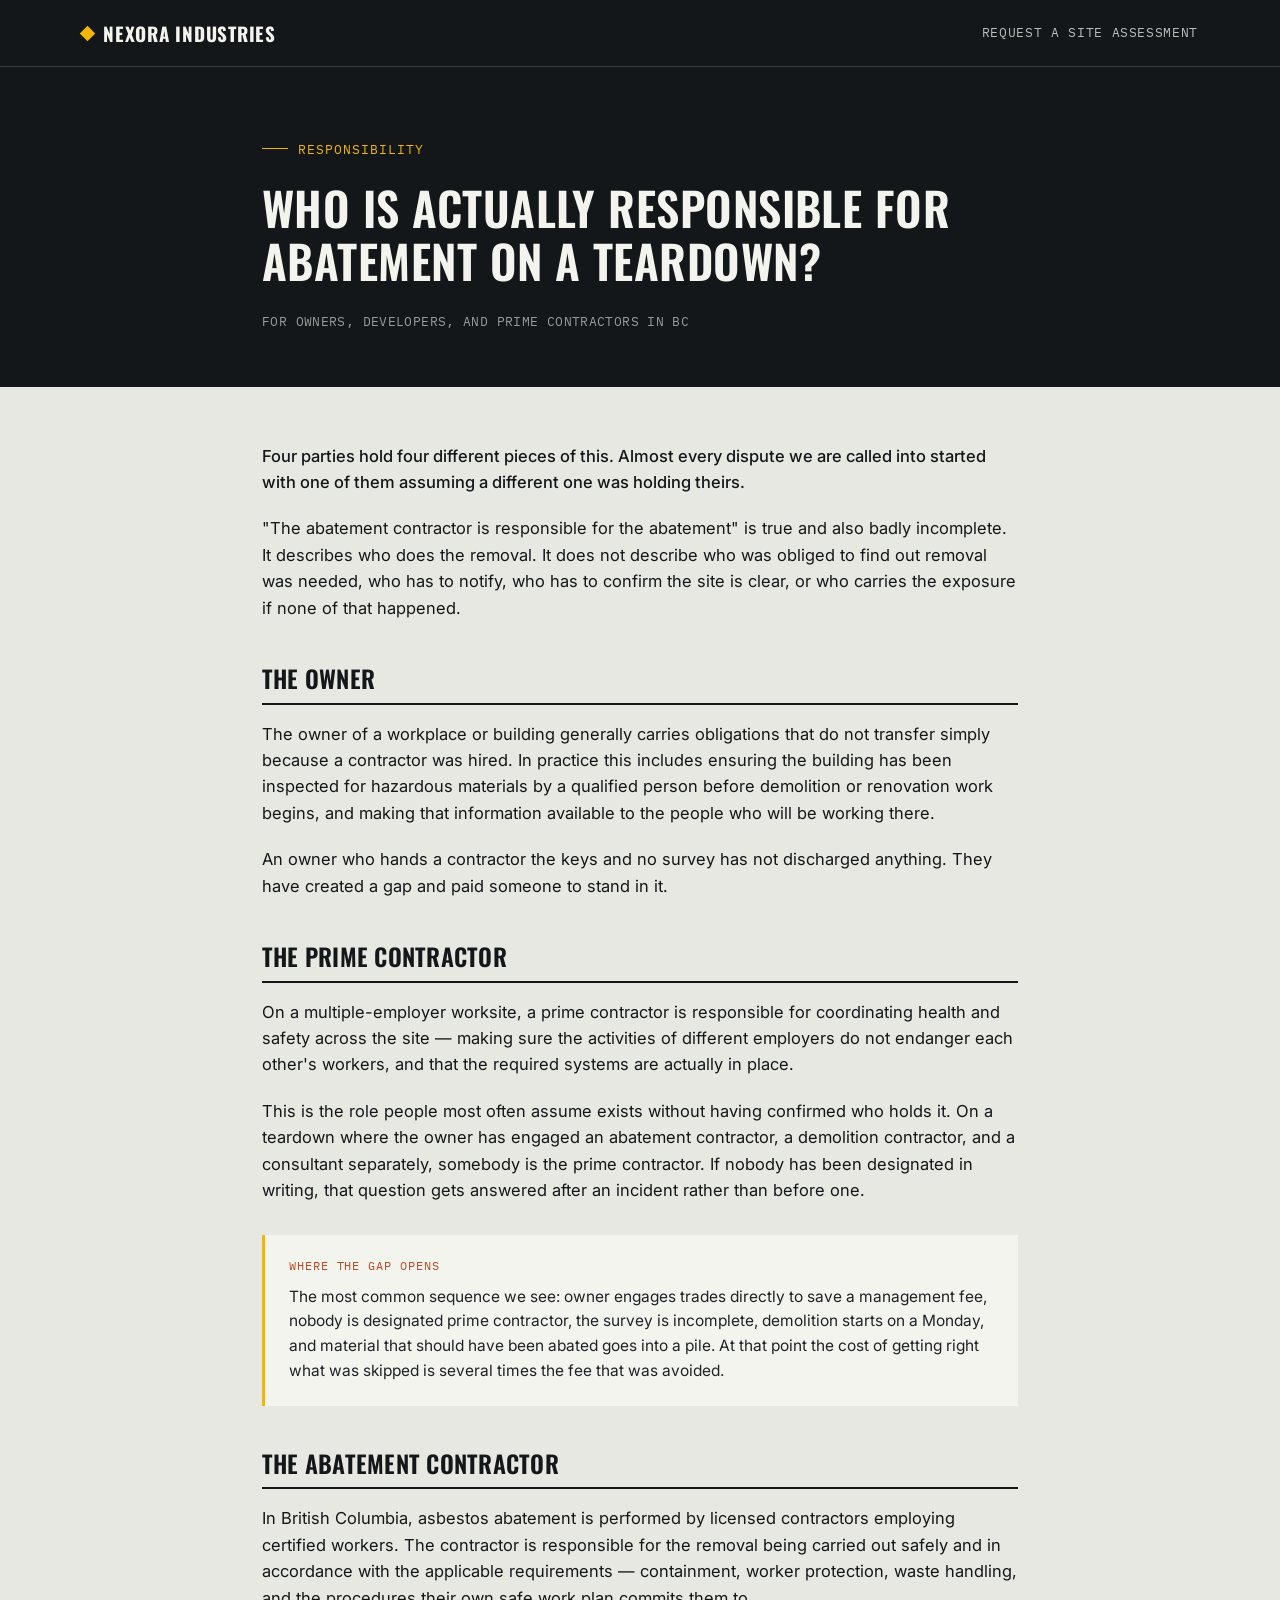
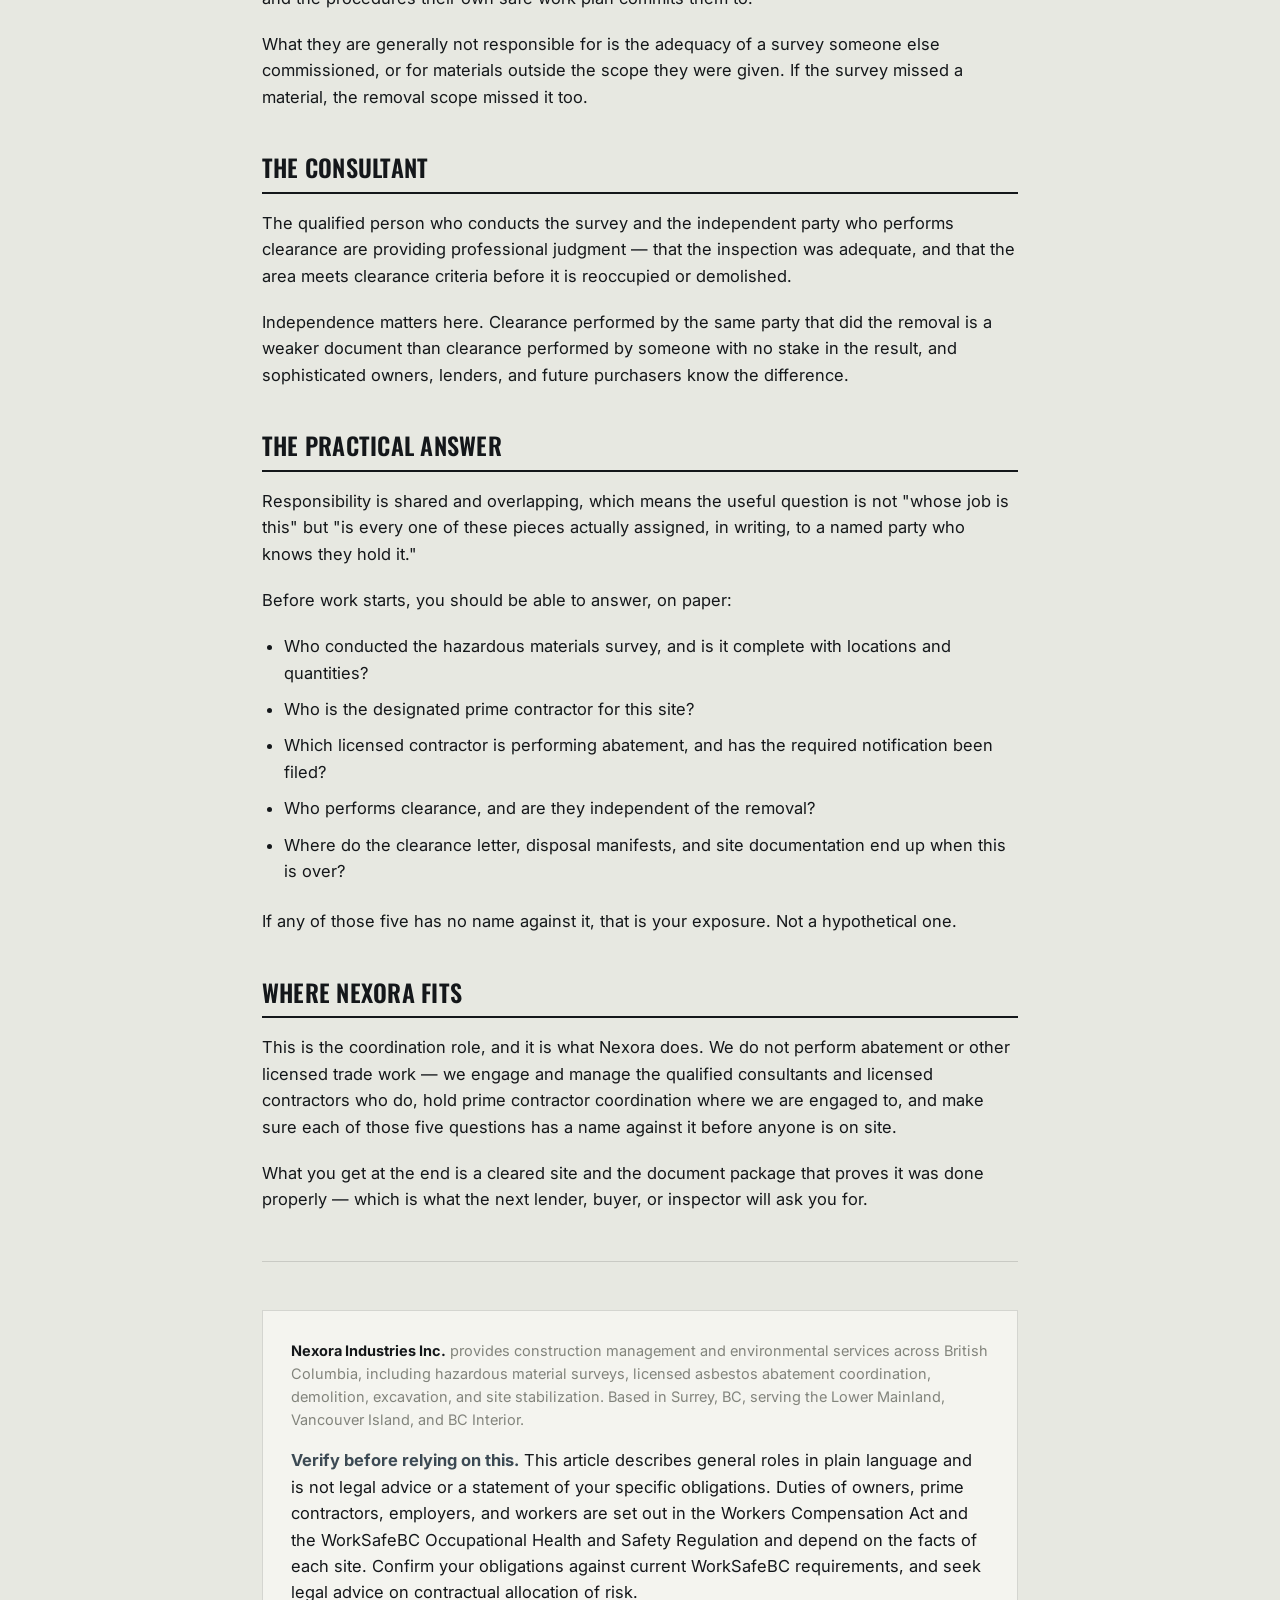
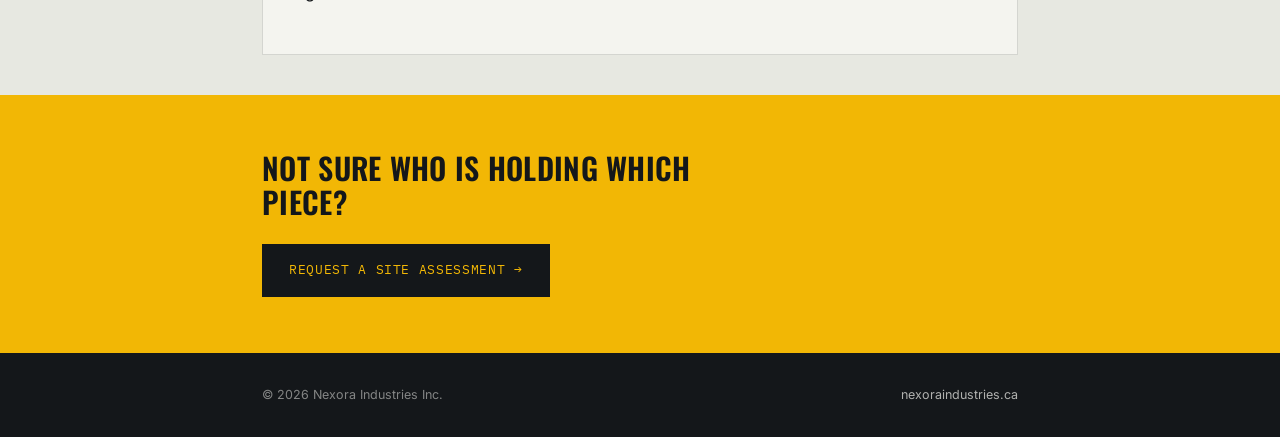
<file: blog/who-is-responsible-for-abatement.html>
<!DOCTYPE html>
<html lang="en">
<head>
<meta charset="UTF-8">
<meta name="viewport" content="width=device-width, initial-scale=1.0">
<title>Who Is Responsible for Abatement on a Teardown? — Nexora Industries</title>
<meta name="description" content="Owner, prime contractor, abatement contractor, and consultant each hold a different piece of responsibility on a BC teardown. Where the gaps usually open up.">
<link rel="canonical" href="https://www.nexoraindustries.ca/blog/who-is-responsible-for-abatement.html">
<meta property="og:type" content="article">
<meta property="og:title" content="Who Is Actually Responsible for Abatement on a Teardown?">
<meta property="og:description" content="Four parties hold four different pieces. Most disputes start with one assuming another was holding theirs.">
<meta property="og:url" content="https://www.nexoraindustries.ca/blog/who-is-responsible-for-abatement.html">
<meta property="og:locale" content="en_CA">
<link rel="preconnect" href="https://fonts.googleapis.com">
<link href="https://fonts.googleapis.com/css2?family=Oswald:wght@400;500;600;700&family=Inter:wght@400;500;600;700&family=IBM+Plex+Mono:wght@400;500&display=swap" rel="stylesheet">
<link rel="stylesheet" href="/blog/blog.css">
<script type="application/ld+json">
{
  "@context": "https://schema.org",
  "@type": "Article",
  "headline": "Who Is Actually Responsible for Abatement on a Teardown?",
  "description": "Owner, prime contractor, abatement contractor, and consultant each hold a different piece of responsibility on a BC teardown.",
  "datePublished": "2026-09-29",
  "author": {"@type": "Organization", "name": "Nexora Industries Inc."},
  "publisher": {
    "@type": "Organization",
    "name": "Nexora Industries Inc.",
    "address": {"@type": "PostalAddress", "addressLocality": "Surrey", "addressRegion": "BC", "addressCountry": "CA"}
  },
  "mainEntityOfPage": "https://www.nexoraindustries.ca/blog/who-is-responsible-for-abatement.html"
}
</script>
</head>
<body>

<div class="topbar">
  <div class="topbar-inner">
    <a href="/" class="logo"><span class="mark"></span>NEXORA INDUSTRIES</a>
    <a href="/#contact" class="back-link">Request a Site Assessment</a>
  </div>
</div>

<section class="article-hero">
  <div class="wrap">
    <div class="eyebrow">Responsibility</div>
    <h1>Who Is Actually Responsible for Abatement on a Teardown?</h1>
    <div class="article-meta mono">FOR OWNERS, DEVELOPERS, AND PRIME CONTRACTORS IN BC</div>
  </div>
</section>

<article class="article-body">
  <div class="wrap">
    <p class="lede">Four parties hold four different pieces of this. Almost every dispute we are called into started with one of them assuming a different one was holding theirs.</p>
    <p>"The abatement contractor is responsible for the abatement" is true and also badly incomplete. It describes who does the removal. It does not describe who was obliged to find out removal was needed, who has to notify, who has to confirm the site is clear, or who carries the exposure if none of that happened.</p>

    <h2>The owner</h2>
    <p>The owner of a workplace or building generally carries obligations that do not transfer simply because a contractor was hired. In practice this includes ensuring the building has been inspected for hazardous materials by a qualified person before demolition or renovation work begins, and making that information available to the people who will be working there.</p>
    <p>An owner who hands a contractor the keys and no survey has not discharged anything. They have created a gap and paid someone to stand in it.</p>

    <h2>The prime contractor</h2>
    <p>On a multiple-employer worksite, a prime contractor is responsible for coordinating health and safety across the site — making sure the activities of different employers do not endanger each other's workers, and that the required systems are actually in place.</p>
    <p>This is the role people most often assume exists without having confirmed who holds it. On a teardown where the owner has engaged an abatement contractor, a demolition contractor, and a consultant separately, somebody is the prime contractor. If nobody has been designated in writing, that question gets answered after an incident rather than before one.</p>

    <div class="callout">
      <span class="callout-label">Where the gap opens</span>
      <p>The most common sequence we see: owner engages trades directly to save a management fee, nobody is designated prime contractor, the survey is incomplete, demolition starts on a Monday, and material that should have been abated goes into a pile. At that point the cost of getting right what was skipped is several times the fee that was avoided.</p>
    </div>

    <h2>The abatement contractor</h2>
    <p>In British Columbia, asbestos abatement is performed by licensed contractors employing certified workers. The contractor is responsible for the removal being carried out safely and in accordance with the applicable requirements — containment, worker protection, waste handling, and the procedures their own safe work plan commits them to.</p>
    <p>What they are generally not responsible for is the adequacy of a survey someone else commissioned, or for materials outside the scope they were given. If the survey missed a material, the removal scope missed it too.</p>

    <h2>The consultant</h2>
    <p>The qualified person who conducts the survey and the independent party who performs clearance are providing professional judgment — that the inspection was adequate, and that the area meets clearance criteria before it is reoccupied or demolished.</p>
    <p>Independence matters here. Clearance performed by the same party that did the removal is a weaker document than clearance performed by someone with no stake in the result, and sophisticated owners, lenders, and future purchasers know the difference.</p>

    <h2>The practical answer</h2>
    <p>Responsibility is shared and overlapping, which means the useful question is not "whose job is this" but "is every one of these pieces actually assigned, in writing, to a named party who knows they hold it."</p>
    <p>Before work starts, you should be able to answer, on paper:</p>
    <ul>
      <li>Who conducted the hazardous materials survey, and is it complete with locations and quantities?</li>
      <li>Who is the designated prime contractor for this site?</li>
      <li>Which licensed contractor is performing abatement, and has the required notification been filed?</li>
      <li>Who performs clearance, and are they independent of the removal?</li>
      <li>Where do the clearance letter, disposal manifests, and site documentation end up when this is over?</li>
    </ul>
    <p>If any of those five has no name against it, that is your exposure. Not a hypothetical one.</p>

    <h2>Where Nexora fits</h2>
    <p>This is the coordination role, and it is what Nexora does. We do not perform abatement or other licensed trade work — we engage and manage the qualified consultants and licensed contractors who do, hold prime contractor coordination where we are engaged to, and make sure each of those five questions has a name against it before anyone is on site.</p>
    <p>What you get at the end is a cleared site and the document package that proves it was done properly — which is what the next lender, buyer, or inspector will ask you for.</p>

    <div class="divider"></div>

    <div class="author-box">
      <strong>Nexora Industries Inc.</strong> provides construction management and environmental services across British Columbia, including hazardous material surveys, licensed asbestos abatement coordination, demolition, excavation, and site stabilization. Based in Surrey, BC, serving the Lower Mainland, Vancouver Island, and BC Interior.
      <p class="verify-note"><strong>Verify before relying on this.</strong> This article describes general roles in plain language and is not legal advice or a statement of your specific obligations. Duties of owners, prime contractors, employers, and workers are set out in the Workers Compensation Act and the WorkSafeBC Occupational Health and Safety Regulation and depend on the facts of each site. Confirm your obligations against current WorkSafeBC requirements, and seek legal advice on contractual allocation of risk.</p>
    </div>
  </div>
</article>

<section class="cta-band">
  <div class="wrap cta-band-inner">
    <h2>Not sure who is holding which piece?</h2>
    <a href="/#contact" class="btn">Request a Site Assessment →</a>
  </div>
</section>

<footer>
  <div class="wrap foot-inner">
    <span>&copy; 2026 Nexora Industries Inc.</span>
    <a href="/">nexoraindustries.ca</a>
  </div>
</footer>

</body>
</html>
</file>
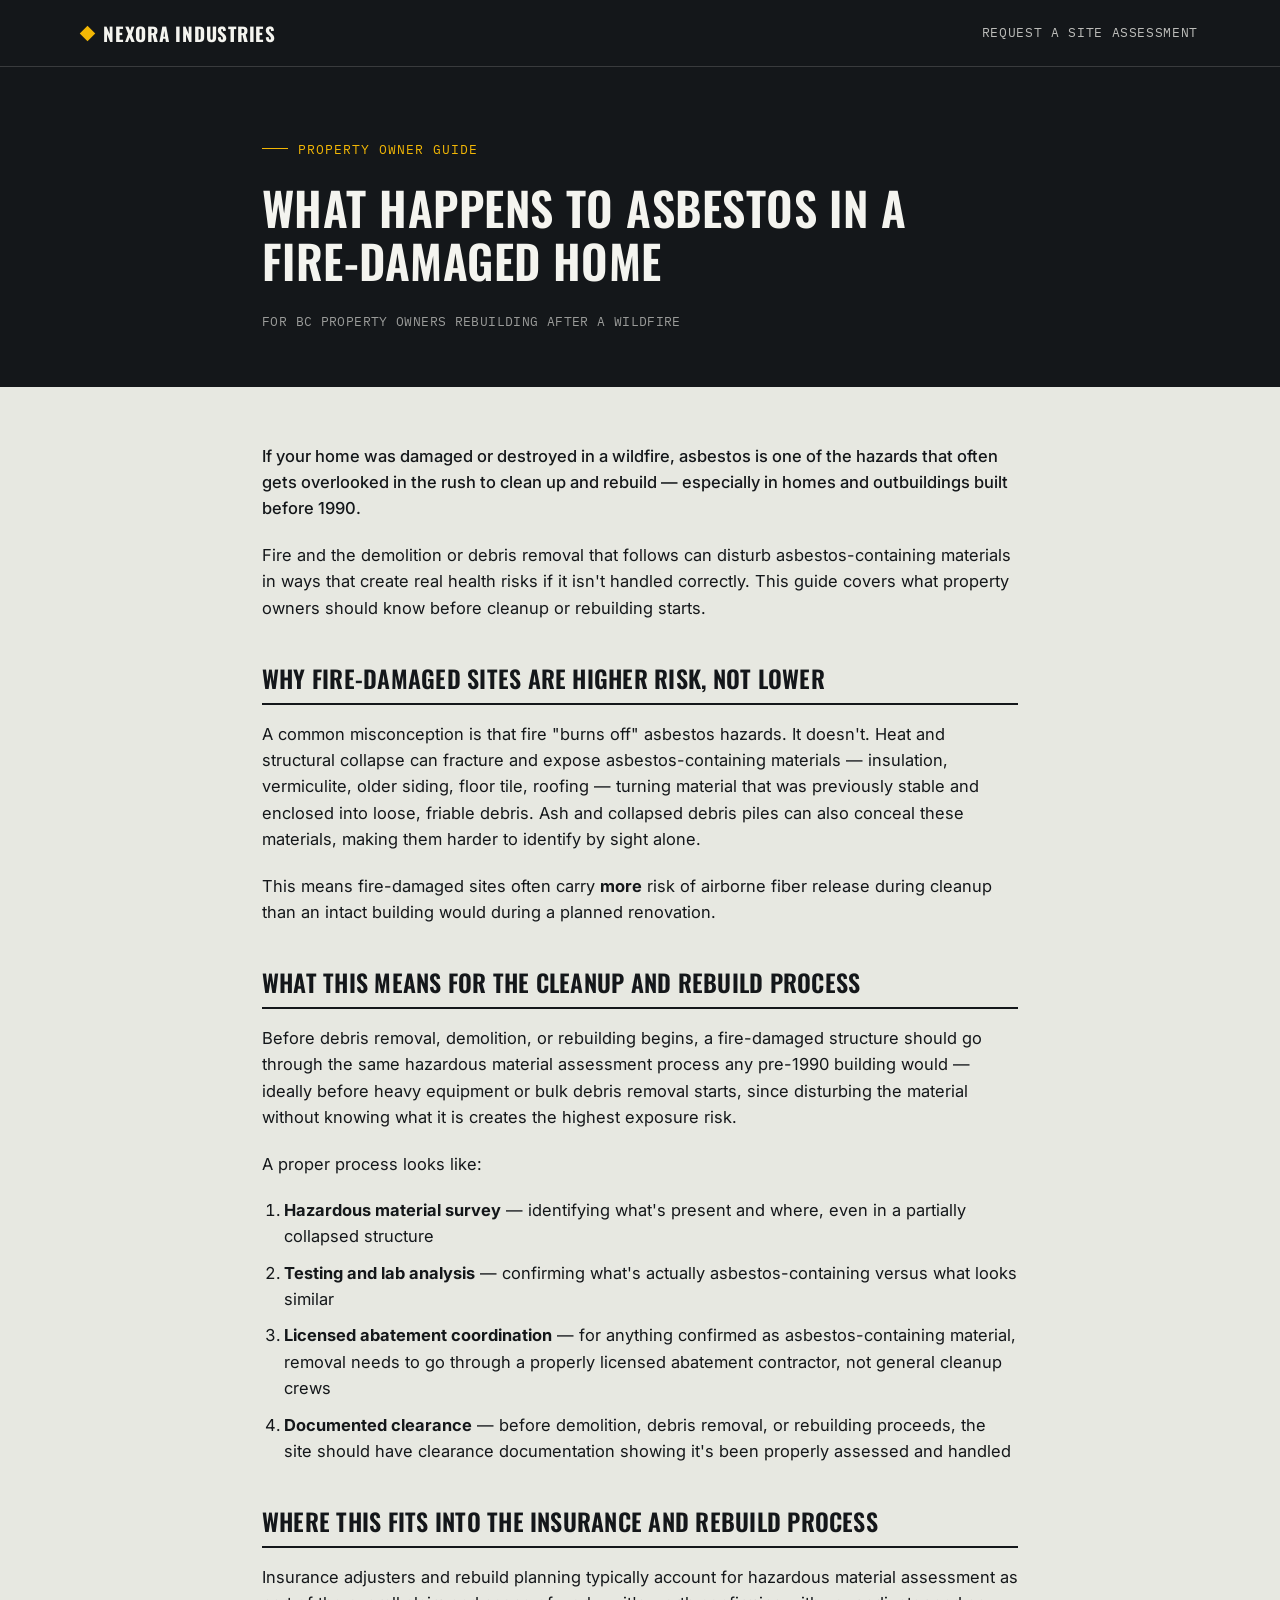
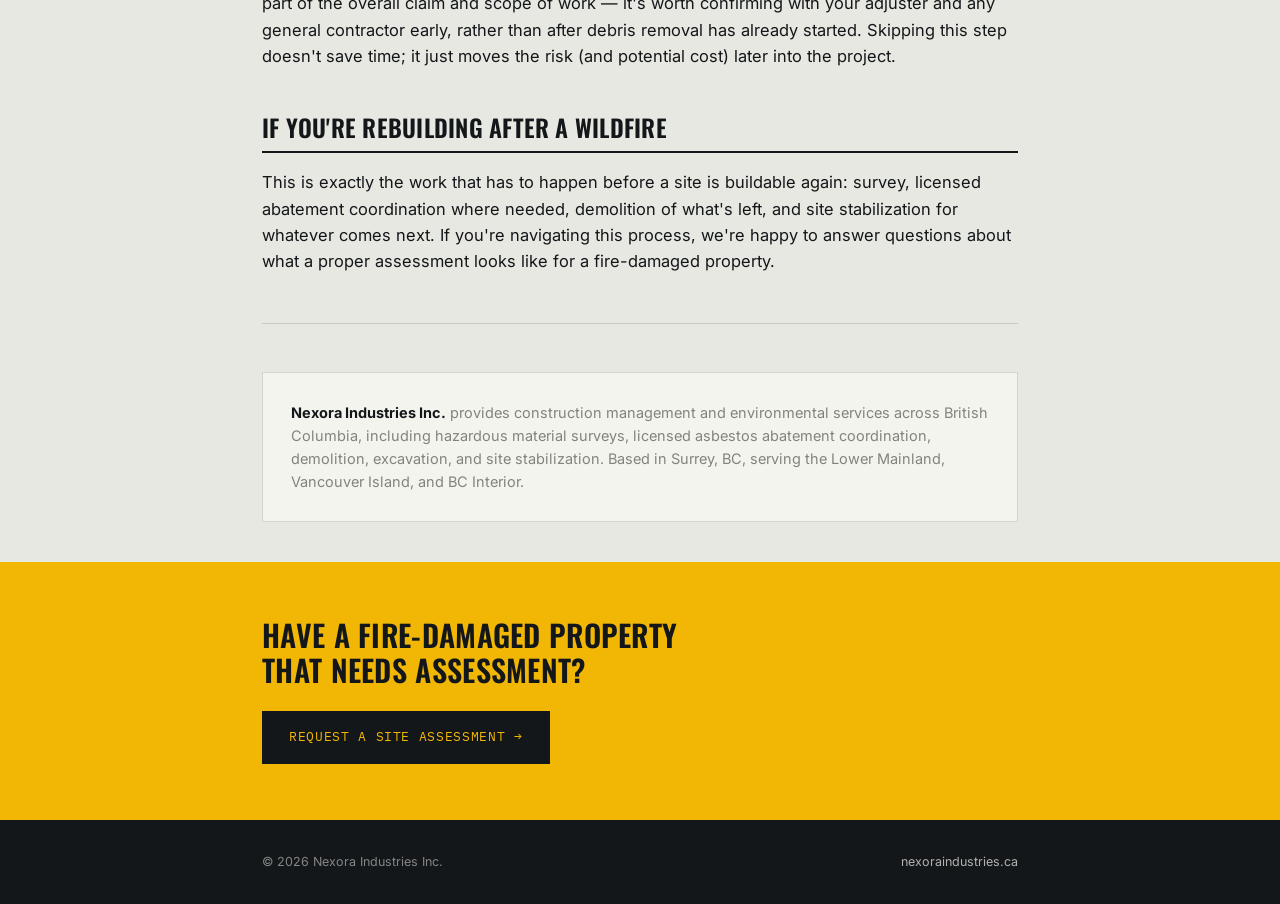
<file: guides/fire-damaged-asbestos-guide.html>
<!DOCTYPE html>
<html lang="en">
<head>
<meta charset="UTF-8">
<meta name="viewport" content="width=device-width, initial-scale=1.0">
<title>What Happens to Asbestos in a Fire-Damaged Home — Nexora Industries</title>
<meta name="description" content="A guide for BC property owners rebuilding after a wildfire: why fire-damaged sites carry higher asbestos risk, and what a proper hazmat assessment and cleanup process looks like.">
<link rel="canonical" href="https://www.nexoraindustries.ca/guides/fire-damaged-asbestos-guide.html">
<meta property="og:type" content="article">
<meta property="og:title" content="What Happens to Asbestos in a Fire-Damaged Home">
<meta property="og:description" content="A guide for BC property owners rebuilding after a wildfire — what to know before cleanup or demolition starts.">
<meta property="og:url" content="https://www.nexoraindustries.ca/guides/fire-damaged-asbestos-guide.html">
<meta property="og:locale" content="en_CA">
<link rel="preconnect" href="https://fonts.googleapis.com">
<link href="https://fonts.googleapis.com/css2?family=Oswald:wght@400;500;600;700&family=Inter:wght@400;500;600;700&family=IBM+Plex+Mono:wght@400;500&display=swap" rel="stylesheet">
<script type="application/ld+json">
{
  "@context": "https://schema.org",
  "@type": "Article",
  "headline": "What Happens to Asbestos in a Fire-Damaged Home: A Guide for BC Property Owners Rebuilding",
  "description": "A guide for BC property owners rebuilding after a wildfire: why fire-damaged sites carry higher asbestos risk, and what a proper hazmat assessment and cleanup process looks like.",
  "author": {"@type": "Organization", "name": "Nexora Industries Inc."},
  "publisher": {
    "@type": "Organization",
    "name": "Nexora Industries Inc.",
    "address": {"@type": "PostalAddress", "addressLocality": "Surrey", "addressRegion": "BC", "addressCountry": "CA"}
  },
  "mainEntityOfPage": "https://www.nexoraindustries.ca/guides/fire-damaged-asbestos-guide.html"
}
</script>
<style>
  :root{
    --ink:#14171A;
    --ink-soft:#1F2327;
    --paper:#E7E8E1;
    --paper-white:#F4F4EF;
    --safety:#F2B705;
    --steel:#3C4A54;
    --rust:#B54A24;
    --concrete:#82847C;
    --line:rgba(20,23,26,0.14);
    --line-on-dark:rgba(244,244,239,0.16);
  }
  *{box-sizing:border-box; margin:0; padding:0;}
  html{scroll-behavior:smooth;}
  body{
    background:var(--paper);
    color:var(--ink);
    font-family:'Inter',sans-serif;
    font-size:16px;
    line-height:1.6;
    -webkit-font-smoothing:antialiased;
  }
  h1,h2,h3,.display{
    font-family:'Oswald',sans-serif;
    text-transform:uppercase;
    letter-spacing:0.01em;
    font-weight:600;
    line-height:1.15;
  }
  .mono{
    font-family:'IBM Plex Mono',monospace;
    letter-spacing:0.04em;
  }
  a{color:inherit;}
  .wrap{max-width:820px; margin:0 auto; padding:0 32px;}
  @media (max-width:640px){ .wrap{padding:0 20px;} }
  a:focus-visible, button:focus-visible{ outline:2px solid var(--safety); outline-offset:3px; }
  @media (prefers-reduced-motion: reduce){
    *{animation-duration:0.001ms !important; animation-iteration-count:1 !important; transition-duration:0.001ms !important; scroll-behavior:auto !important;}
  }

  .topbar{ background:var(--ink); border-bottom:1px solid var(--line-on-dark); }
  .topbar-inner{
    display:flex; align-items:center; justify-content:space-between;
    padding:18px 32px; max-width:1180px; margin:0 auto;
  }
  .logo{
    color:var(--paper-white); font-family:'Oswald',sans-serif; font-weight:700;
    font-size:19px; letter-spacing:0.04em; display:flex; align-items:center; gap:10px;
    text-decoration:none;
  }
  .logo .mark{ width:11px; height:11px; background:var(--safety); transform:rotate(45deg); flex:none; }
  .back-link{
    color:var(--paper-white); font-size:13px; font-family:'IBM Plex Mono',monospace;
    letter-spacing:0.05em; text-transform:uppercase; opacity:0.75; text-decoration:none;
  }
  .back-link:hover{ opacity:1; color:var(--safety); }

  .article-hero{ background:var(--ink); color:var(--paper-white); padding:64px 0 56px; }
  .eyebrow{
    display:inline-flex; align-items:center; gap:10px;
    font-family:'IBM Plex Mono',monospace; font-size:12.5px; letter-spacing:0.08em;
    text-transform:uppercase; color:var(--safety); margin-bottom:22px;
  }
  .eyebrow::before{ content:''; width:26px; height:1px; background:var(--safety); }
  .article-hero h1{ font-size:clamp(30px,5vw,46px); max-width:700px; }
  .article-meta{
    margin-top:24px; font-family:'IBM Plex Mono',monospace; font-size:12.5px;
    color:rgba(244,244,239,0.6); letter-spacing:0.03em;
  }

  .article-body{ padding:56px 0 40px; }
  .article-body p{ color:var(--ink); margin-bottom:20px; font-size:16.5px; }
  .article-body h2{
    font-size:24px; margin-top:44px; margin-bottom:16px; color:var(--ink);
    padding-bottom:10px; border-bottom:2px solid var(--ink);
  }
  .article-body ol, .article-body ul{ margin:0 0 24px 22px; }
  .article-body li{ margin-bottom:10px; color:var(--ink); font-size:16.5px; }
  .article-body strong{ color:var(--ink); }
  .lede{
    font-size:19px; color:var(--steel); font-weight:500; margin-bottom:8px;
  }
  .divider{ height:1px; background:var(--line); margin:48px 0; }
  .author-box{
    background:var(--paper-white); border:1px solid var(--line);
    padding:28px; font-size:14.5px; color:var(--concrete); line-height:1.6;
  }
  .author-box strong{ color:var(--ink); }

  .cta-band{ background:var(--safety); color:var(--ink); padding:56px 0; }
  .cta-band-inner{
    display:flex; justify-content:space-between; align-items:center; gap:24px; flex-wrap:wrap;
  }
  .cta-band h2{ font-size:clamp(22px,3.4vw,30px); max-width:480px; }
  .btn{
    font-family:'IBM Plex Mono',monospace; font-size:13px; letter-spacing:0.05em;
    text-transform:uppercase; padding:15px 26px; display:inline-flex; align-items:center;
    gap:10px; text-decoration:none; transition:transform .15s ease;
    background:var(--ink); color:var(--safety); border:1px solid var(--ink);
  }
  .btn:hover{ transform:translateY(-2px); }

  footer{ background:var(--ink); color:rgba(244,244,239,0.5); padding:32px 0; font-size:12.5px; }
  .foot-inner{ display:flex; justify-content:space-between; flex-wrap:wrap; gap:10px; }
  .foot-inner a{ color:rgba(244,244,239,0.7); text-decoration:none; }
  .foot-inner a:hover{ color:var(--safety); }
</style>
</head>
<body>

<div class="topbar">
  <div class="topbar-inner">
    <a href="/" class="logo"><span class="mark"></span>NEXORA INDUSTRIES</a>
    <a href="/#contact" class="back-link">Request a Site Assessment</a>
  </div>
</div>

<section class="article-hero">
  <div class="wrap">
    <div class="eyebrow">Property Owner Guide</div>
    <h1>What Happens to Asbestos in a Fire-Damaged Home</h1>
    <div class="article-meta mono">FOR BC PROPERTY OWNERS REBUILDING AFTER A WILDFIRE</div>
  </div>
</section>

<article class="article-body">
  <div class="wrap">
    <p class="lede">If your home was damaged or destroyed in a wildfire, asbestos is one of the hazards that often gets overlooked in the rush to clean up and rebuild — especially in homes and outbuildings built before 1990.</p>
    <p>Fire and the demolition or debris removal that follows can disturb asbestos-containing materials in ways that create real health risks if it isn't handled correctly. This guide covers what property owners should know before cleanup or rebuilding starts.</p>

    <h2>Why fire-damaged sites are higher risk, not lower</h2>
    <p>A common misconception is that fire "burns off" asbestos hazards. It doesn't. Heat and structural collapse can fracture and expose asbestos-containing materials — insulation, vermiculite, older siding, floor tile, roofing — turning material that was previously stable and enclosed into loose, friable debris. Ash and collapsed debris piles can also conceal these materials, making them harder to identify by sight alone.</p>
    <p>This means fire-damaged sites often carry <strong>more</strong> risk of airborne fiber release during cleanup than an intact building would during a planned renovation.</p>

    <h2>What this means for the cleanup and rebuild process</h2>
    <p>Before debris removal, demolition, or rebuilding begins, a fire-damaged structure should go through the same hazardous material assessment process any pre-1990 building would — ideally before heavy equipment or bulk debris removal starts, since disturbing the material without knowing what it is creates the highest exposure risk.</p>
    <p>A proper process looks like:</p>
    <ol>
      <li><strong>Hazardous material survey</strong> — identifying what's present and where, even in a partially collapsed structure</li>
      <li><strong>Testing and lab analysis</strong> — confirming what's actually asbestos-containing versus what looks similar</li>
      <li><strong>Licensed abatement coordination</strong> — for anything confirmed as asbestos-containing material, removal needs to go through a properly licensed abatement contractor, not general cleanup crews</li>
      <li><strong>Documented clearance</strong> — before demolition, debris removal, or rebuilding proceeds, the site should have clearance documentation showing it's been properly assessed and handled</li>
    </ol>

    <h2>Where this fits into the insurance and rebuild process</h2>
    <p>Insurance adjusters and rebuild planning typically account for hazardous material assessment as part of the overall claim and scope of work — it's worth confirming with your adjuster and any general contractor early, rather than after debris removal has already started. Skipping this step doesn't save time; it just moves the risk (and potential cost) later into the project.</p>

    <h2>If you're rebuilding after a wildfire</h2>
    <p>This is exactly the work that has to happen before a site is buildable again: survey, licensed abatement coordination where needed, demolition of what's left, and site stabilization for whatever comes next. If you're navigating this process, we're happy to answer questions about what a proper assessment looks like for a fire-damaged property.</p>

    <div class="divider"></div>

    <div class="author-box">
      <strong>Nexora Industries Inc.</strong> provides construction management and environmental services across British Columbia, including hazardous material surveys, licensed asbestos abatement coordination, demolition, excavation, and site stabilization. Based in Surrey, BC, serving the Lower Mainland, Vancouver Island, and BC Interior.
    </div>
  </div>
</article>

<section class="cta-band">
  <div class="wrap cta-band-inner">
    <h2>Have a fire-damaged property that needs assessment?</h2>
    <a href="/#contact" class="btn">Request a Site Assessment →</a>
  </div>
</section>

<footer>
  <div class="wrap foot-inner">
    <span>&copy; 2026 Nexora Industries Inc.</span>
    <a href="/">nexoraindustries.ca</a>
  </div>
</footer>

</body>
</html>
</file>
<file: blog/blog.css>
:root{
  --ink:#14171A;
  --ink-soft:#1F2327;
  --paper:#E7E8E1;
  --paper-white:#F4F4EF;
  --safety:#F2B705;
  --steel:#3C4A54;
  --rust:#B54A24;
  --concrete:#82847C;
  --line:rgba(20,23,26,0.14);
  --line-on-dark:rgba(244,244,239,0.16);
}
*{box-sizing:border-box; margin:0; padding:0;}
html{scroll-behavior:smooth;}
body{
  background:var(--paper);
  color:var(--ink);
  font-family:'Inter',sans-serif;
  font-size:16px;
  line-height:1.6;
  -webkit-font-smoothing:antialiased;
}
h1,h2,h3,.display{
  font-family:'Oswald',sans-serif;
  text-transform:uppercase;
  letter-spacing:0.01em;
  font-weight:600;
  line-height:1.15;
}
.mono{font-family:'IBM Plex Mono',monospace; letter-spacing:0.04em;}
a{color:inherit;}
.wrap{max-width:820px; margin:0 auto; padding:0 32px;}
@media (max-width:640px){ .wrap{padding:0 20px;} }
a:focus-visible, button:focus-visible{ outline:2px solid var(--safety); outline-offset:3px; }
@media (prefers-reduced-motion: reduce){
  *{animation-duration:0.001ms !important; animation-iteration-count:1 !important; transition-duration:0.001ms !important; scroll-behavior:auto !important;}
}

.topbar{ background:var(--ink); border-bottom:1px solid var(--line-on-dark); }
.topbar-inner{ display:flex; align-items:center; justify-content:space-between; padding:18px 32px; max-width:1180px; margin:0 auto; }
.logo{ color:var(--paper-white); font-family:'Oswald',sans-serif; font-weight:700; font-size:19px; letter-spacing:0.04em; display:flex; align-items:center; gap:10px; text-decoration:none; }
.logo .mark{ width:11px; height:11px; background:var(--safety); transform:rotate(45deg); flex:none; }
.back-link{ color:var(--paper-white); font-size:13px; font-family:'IBM Plex Mono',monospace; letter-spacing:0.05em; text-transform:uppercase; opacity:0.75; text-decoration:none; }
.back-link:hover{ opacity:1; color:var(--safety); }

.article-hero{ background:var(--ink); color:var(--paper-white); padding:64px 0 56px; }
.eyebrow{ display:inline-flex; align-items:center; gap:10px; font-family:'IBM Plex Mono',monospace; font-size:12.5px; letter-spacing:0.08em; text-transform:uppercase; color:var(--safety); margin-bottom:22px; }
.eyebrow::before{ content:''; width:26px; height:1px; background:var(--safety); }
.article-hero h1{ font-size:clamp(30px,5vw,46px); max-width:700px; }
.article-meta{ margin-top:24px; font-family:'IBM Plex Mono',monospace; font-size:12.5px; color:rgba(244,244,239,0.6); letter-spacing:0.03em; }

.article-body{ padding:56px 0 40px; }
.article-body p{ color:var(--ink); margin-bottom:20px; font-size:16.5px; }
.article-body h2{ font-size:24px; margin-top:44px; margin-bottom:16px; color:var(--ink); padding-bottom:10px; border-bottom:2px solid var(--ink); }
.article-body ol, .article-body ul{ margin:0 0 24px 22px; }
.article-body li{ margin-bottom:10px; color:var(--ink); font-size:16.5px; }
.article-body strong{ color:var(--ink); }
.lede{ font-size:19px; color:var(--steel); font-weight:500; margin-bottom:8px; }
.divider{ height:1px; background:var(--line); margin:48px 0; }
.author-box{ background:var(--paper-white); border:1px solid var(--line); padding:28px; font-size:14.5px; color:var(--concrete); line-height:1.6; }
.author-box strong{ color:var(--ink); }

.callout{ background:var(--paper-white); border-left:3px solid var(--safety); padding:22px 24px; margin:32px 0; }
.callout p{ font-size:15.5px; margin:0; color:var(--ink-soft); }
.callout-label{ font-family:'IBM Plex Mono',monospace; font-size:11.5px; letter-spacing:0.08em; text-transform:uppercase; color:var(--rust); margin-bottom:9px; display:block; }
.verify-note{ margin-top:16px; font-size:14px; color:var(--concrete); line-height:1.6; }
.verify-note strong{ color:var(--steel); }

.cta-band{ background:var(--safety); color:var(--ink); padding:56px 0; }
.cta-band-inner{ display:flex; justify-content:space-between; align-items:center; gap:24px; flex-wrap:wrap; }
.cta-band h2{ font-size:clamp(22px,3.4vw,30px); max-width:480px; }
.btn{ font-family:'IBM Plex Mono',monospace; font-size:13px; letter-spacing:0.05em; text-transform:uppercase; padding:15px 26px; display:inline-flex; align-items:center; gap:10px; text-decoration:none; transition:transform .15s ease; background:var(--ink); color:var(--safety); border:1px solid var(--ink); }
.btn:hover{ transform:translateY(-2px); }

footer{ background:var(--ink); color:rgba(244,244,239,0.5); padding:32px 0; font-size:12.5px; }
.foot-inner{ display:flex; justify-content:space-between; flex-wrap:wrap; gap:10px; }
.foot-inner a{ color:rgba(244,244,239,0.7); text-decoration:none; }
.foot-inner a:hover{ color:var(--safety); }
</file>
